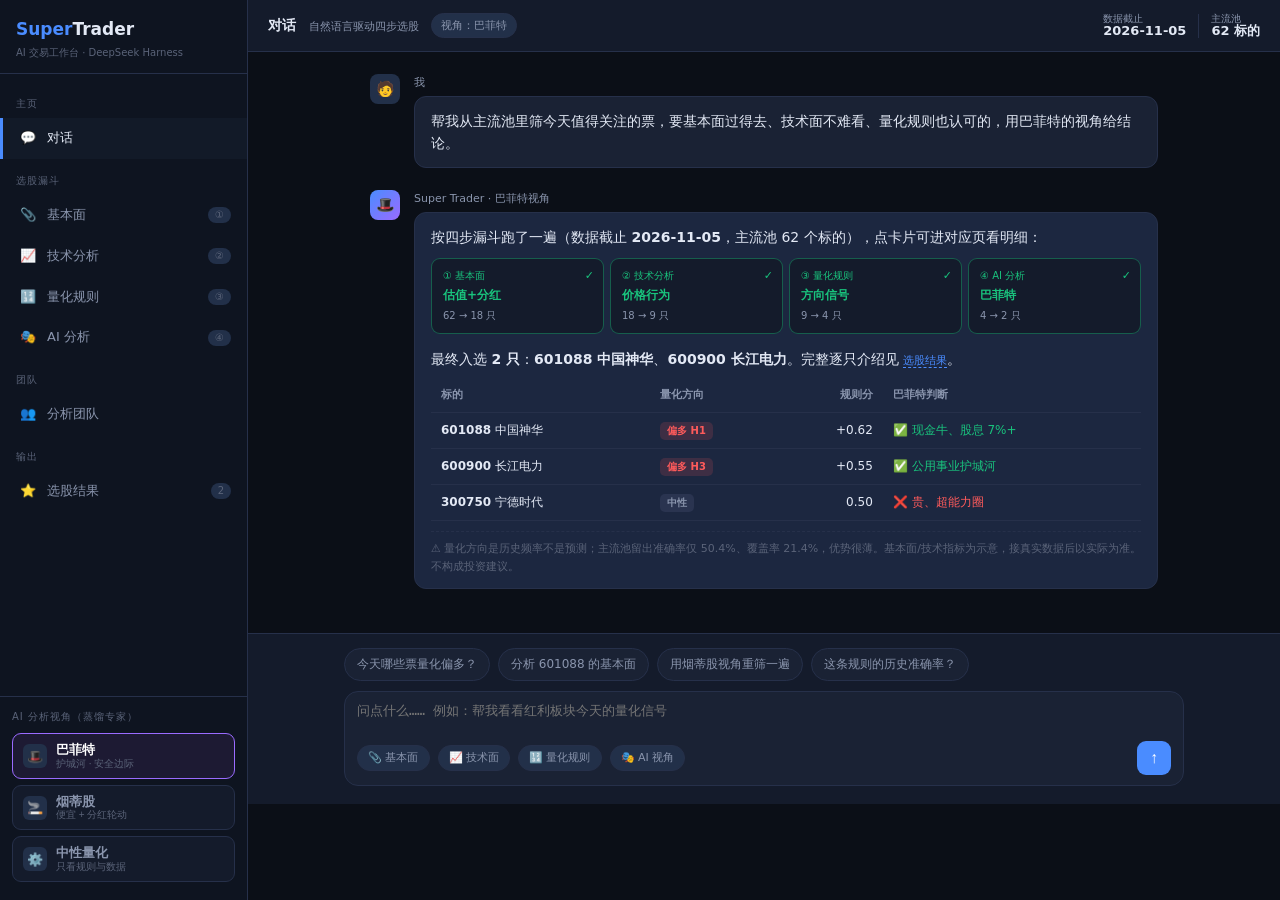
<file: reports/chat_main.original-20261107.html>
<!DOCTYPE html>
<html lang="zh-CN">
<head>
<meta charset="UTF-8" />
<meta name="viewport" content="width=device-width, initial-scale=1.0" />
<title>Super Trader · AI 交易工作台</title>
<style>
  :root{
    --bg:#0b0f17; --panel:#141b2b; --panel2:#1a2234; --side:#0e1420;
    --line:#26304a; --txt:#e3e9f5; --mut:#8a95ad; --dim:#5a6378;
    --up:#ff5b5b; --down:#19c37d; --warn:#ffb020; --acc:#4a8cff; --acc2:#9a6bff;
    --chip:#223049; --bubble:#1c2740;
  }
  *{box-sizing:border-box;margin:0;padding:0}
  body{background:var(--bg);color:var(--txt);
    font:14px/1.6 "Segoe UI","Microsoft YaHei",system-ui,sans-serif}
  a{color:var(--acc);text-decoration:none}
  ::-webkit-scrollbar{width:9px;height:9px}
  ::-webkit-scrollbar-thumb{background:#273149;border-radius:6px}

  .app{display:grid;grid-template-columns:248px 1fr;height:100vh}

  /* ============ LEFT NAV ============ */
  .left{background:var(--side);border-right:1px solid var(--line);display:flex;flex-direction:column;overflow:hidden}
  .brand{padding:16px 16px 12px;border-bottom:1px solid var(--line)}
  .brand .logo{font-weight:800;font-size:17px}
  .brand .logo b{color:var(--acc)}
  .brand .sub{font-size:10px;color:var(--dim);margin-top:2px}

  .navscroll{flex:1;overflow-y:auto;padding:8px 0}
  .lgrp{padding:14px 16px 6px;font-size:10px;letter-spacing:1px;color:var(--dim);text-transform:uppercase}
  .nav{display:flex;align-items:center;gap:10px;padding:10px 16px;cursor:pointer;color:var(--mut);
    border-left:3px solid transparent;font-size:13px}
  .nav:hover{background:#121a28;color:var(--txt)}
  .nav.active{background:#121a28;color:var(--txt);border-left-color:var(--acc)}
  .nav .ic{width:18px;text-align:center}
  .nav .step-n{font-size:10px;color:var(--dim);margin-left:auto;background:var(--chip);border-radius:10px;padding:0 7px}
  .nav.active .step-n{background:var(--acc);color:#fff}

  .persona{border-top:1px solid var(--line);padding:12px}
  .persona .lbl{font-size:10px;color:var(--dim);letter-spacing:1px;margin-bottom:8px}
  .pbtn{display:flex;align-items:center;gap:9px;width:100%;padding:8px 10px;border:1px solid var(--line);
    background:var(--panel);border-radius:9px;color:var(--mut);cursor:pointer;margin-bottom:6px;font-size:13px}
  .pbtn:hover{color:#fff}
  .pbtn.active{border-color:var(--acc2);color:#fff;background:#1d1a33}
  .pbtn .ava{width:24px;height:24px;border-radius:6px;display:grid;place-items:center;background:var(--chip);font-size:13px}
  .pbtn .meta{flex:1;text-align:left;line-height:1.2}
  .pbtn .meta b{font-size:13px} .pbtn .meta span{font-size:10px;color:var(--dim);display:block}

  /* ============ MAIN ============ */
  .main{display:flex;flex-direction:column;overflow:hidden}
  .top{height:52px;border-bottom:1px solid var(--line);display:flex;align-items:center;gap:12px;padding:0 20px;background:var(--panel)}
  .top .ctitle{font-weight:600}
  .top .ctitle small{color:var(--mut);font-weight:400;font-size:11px;margin-left:8px}
  .top .model{font-size:11px;color:var(--mut);background:var(--chip);border:1px solid var(--line);padding:3px 9px;border-radius:20px}
  .top .spacer{flex:1}
  .stat{display:flex;flex-direction:column;line-height:1.1}
  .stat .k{font-size:10px;color:var(--mut)} .stat .v{font-size:13px;font-weight:700}
  .sep{width:1px;height:24px;background:var(--line)}

  .viewport{flex:1;overflow-y:auto}
  .view{display:none}
  .view.active{display:block}
  .pagewrap{max-width:1000px;margin:0 auto;padding:22px 26px 48px}
  .lead{color:var(--mut);margin-bottom:16px;max-width:780px}
  h2.ph{font-size:18px;margin-bottom:4px}
  .flowbar{display:flex;gap:6px;margin-bottom:18px;flex-wrap:wrap}
  .fb{flex:1;min-width:92px;background:var(--panel);border:1px solid var(--line);border-radius:8px;padding:7px 9px;font-size:11px;color:var(--mut);cursor:pointer;text-align:center}
  .fb:hover{border-color:var(--acc)} .fb.on{border-color:var(--acc);color:#fff;background:#121a28}
  .fb b{display:block;color:var(--txt);font-size:12px}

  .card{background:var(--panel);border:1px solid var(--line);border-radius:12px;overflow:hidden;margin-bottom:16px}
  .card>h3{font-size:13px;padding:11px 14px;border-bottom:1px solid var(--line);display:flex;align-items:center;gap:8px;background:var(--panel2)}
  .card>h3 .tag{margin-left:auto;font-size:10px;color:var(--mut);font-weight:400}
  .card .body{padding:14px}
  .dot{width:8px;height:8px;border-radius:50%;background:var(--down);box-shadow:0 0 8px var(--down)}
  .dot.w{background:var(--warn);box-shadow:0 0 8px var(--warn)}
  .muted{color:var(--mut)} .small{font-size:11px}

  table{width:100%;border-collapse:collapse;font-size:12px}
  th,td{padding:8px 10px;border-bottom:1px solid var(--line);text-align:left}
  th{color:var(--mut);font-weight:600;font-size:11px}
  td.num,th.num{text-align:right;font-variant-numeric:tabular-nums}
  .pass{color:var(--down)} .fail{color:var(--up)} .warn{color:var(--warn)}
  .dir{display:inline-block;padding:1px 7px;border-radius:5px;font-size:10px;font-weight:700}
  .d-long{background:rgba(255,91,91,.15);color:var(--up)}
  .d-short{background:rgba(25,195,125,.15);color:var(--down)}
  .d-flat{background:#2a3450;color:var(--mut)}
  .yes{color:var(--down)} .no{color:var(--up)}

  .crit{display:flex;gap:10px;flex-wrap:wrap;margin-bottom:4px}
  .cpill{background:var(--chip);border:1px solid var(--line);border-radius:8px;padding:7px 11px;font-size:12px}
  .cpill b{color:var(--acc)}
  .src{font-size:10px;color:var(--dim);margin-top:10px}

  /* mini bars */
  .mb{height:7px;border-radius:5px;background:#222c42;overflow:hidden;margin-top:4px}
  .mb i{display:block;height:100%}

  /* ===== chat ===== */
  .stream{padding:22px 0}
  .turn{max-width:840px;margin:0 auto 22px;padding:0 26px;display:flex;gap:14px}
  .turn .ic{width:30px;height:30px;border-radius:8px;display:grid;place-items:center;flex-shrink:0;font-size:15px}
  .turn.user .ic{background:var(--chip)}
  .turn.ai .ic{background:linear-gradient(135deg,var(--acc),var(--acc2))}
  .turn .who{font-size:11px;color:var(--mut);margin-bottom:4px}
  .turn .content{flex:1}
  .bubble{background:var(--bubble);border:1px solid var(--line);border-radius:12px;padding:13px 16px}
  .turn.user .bubble{background:var(--panel2)}
  .bubble p{margin:0 0 8px} .bubble p:last-child{margin:0}
  .funnel{display:flex;gap:6px;margin:10px 0 14px;flex-wrap:wrap}
  .step{flex:1;min-width:118px;background:var(--panel);border:1px solid var(--line);border-radius:9px;padding:9px 11px;position:relative;cursor:pointer}
  .step:hover{border-color:var(--acc)}
  .step .n{font-size:10px;color:var(--acc)} .step .s{font-size:12px;font-weight:600;margin:2px 0}
  .step .r{font-size:10px;color:var(--mut)}
  .step.pass{border-color:rgba(25,195,125,.4)} .step.pass .n{color:var(--down)}
  .step .chk{position:absolute;right:9px;top:8px;color:var(--down);font-size:11px}
  .restable td b{font-weight:700}
  .cite{color:var(--acc);cursor:pointer;font-size:11px;border-bottom:1px dashed var(--acc)}
  .disc{font-size:11px;color:var(--dim);margin-top:10px;border-top:1px dashed var(--line);padding-top:8px}

  .composer{border-top:1px solid var(--line);padding:14px 26px 18px;background:var(--panel)}
  .chips{max-width:840px;margin:0 auto 10px;display:flex;gap:8px;flex-wrap:wrap}
  .chip{font-size:12px;color:var(--mut);background:var(--panel2);border:1px solid var(--line);border-radius:20px;padding:6px 12px;cursor:pointer}
  .chip:hover{color:#fff;border-color:var(--acc)}
  .cbox{max-width:840px;margin:0 auto;background:var(--panel2);border:1px solid var(--line);border-radius:14px;padding:10px 12px}
  .cbox textarea{width:100%;background:transparent;border:none;color:var(--txt);resize:none;font:14px/1.5 inherit;outline:none;min-height:24px}
  .cbox .toolbar{display:flex;align-items:center;gap:8px;margin-top:8px}
  .tool{font-size:11px;color:var(--mut);background:var(--chip);border:1px solid var(--line);border-radius:20px;padding:3px 10px;cursor:pointer}
  .tool:hover{color:#fff}
  .send{margin-left:auto;background:var(--acc);border:none;color:#fff;border-radius:9px;width:34px;height:34px;cursor:pointer;font-size:16px}

  /* ===== selected-stock detail cards ===== */
  .stock{background:var(--panel);border:1px solid var(--line);border-radius:12px;margin-bottom:16px;overflow:hidden}
  .stock .sh{display:flex;align-items:center;gap:12px;padding:14px;border-bottom:1px solid var(--line);background:var(--panel2)}
  .stock .sh .tk{font-size:18px;font-weight:800}
  .stock .sh .nm{color:var(--mut)}
  .stock .sh .rank{margin-left:auto;background:rgba(255,91,91,.15);color:var(--up);font-size:11px;font-weight:700;border-radius:8px;padding:4px 10px}
  .stock .grid4{display:grid;grid-template-columns:repeat(4,1fr);gap:0}
  .stock .cell{padding:13px 14px;border-right:1px solid var(--line);border-bottom:1px solid var(--line)}
  .stock .cell:nth-child(4n){border-right:none}
  .stock .cell .st-n{font-size:10px;color:var(--acc);margin-bottom:3px}
  .stock .cell .st-v{font-size:13px;font-weight:600}
  .stock .cell .st-d{font-size:11px;color:var(--mut);margin-top:3px}
  .stock .verdict{padding:13px 14px;font-size:13px}
  .stock .verdict b{color:var(--txt)}

  /* ===== scalable multi-expert layout (AI page) ===== */
  .v-yes{color:var(--up)} .v-no{color:var(--down)} .v-wait{color:var(--warn)}
  .legend{display:flex;gap:14px;flex-wrap:wrap;font-size:11px;color:var(--mut);margin-top:12px}
  .legend span b{color:var(--txt)}

  /* expert filter chips */
  .expfilter{display:flex;gap:8px;flex-wrap:wrap}
  .efchip{display:flex;align-items:center;gap:6px;font-size:12px;color:var(--mut);background:var(--panel2);
    border:1px solid var(--line);border-radius:20px;padding:5px 11px;cursor:pointer;user-select:none}
  .efchip:hover{color:#fff}
  .efchip.off{opacity:.4;text-decoration:line-through}
  .efchip.main{border-color:var(--acc2);color:#fff}
  .efchip .ava{font-size:13px}

  /* stock card with expert tiles */
  .scard{background:var(--panel);border:1px solid var(--line);border-radius:12px;margin-bottom:16px;overflow:hidden}
  .scard .sh{display:flex;align-items:center;gap:10px;padding:12px 14px;border-bottom:1px solid var(--line);background:var(--panel2)}
  .scard .sh .tk{font-size:16px;font-weight:800}
  .scard .sh .cat{color:var(--mut);font-size:12px}
  .scard .sh .cons{margin-left:auto;display:flex;align-items:center;gap:10px}
  .consbar{width:150px;height:9px;border-radius:6px;overflow:hidden;display:flex;background:#222c42}
  .consbar i{height:100%}
  .consbar .b-yes{background:var(--up)} .consbar .b-wait{background:var(--warn)} .consbar .b-no{background:var(--down)}
  .conslabel{font-size:11px;color:var(--mut);white-space:nowrap}
  .tiles{display:grid;grid-template-columns:repeat(auto-fill,minmax(230px,1fr));gap:1px;background:var(--line)}
  .tile{background:var(--panel);padding:11px 12px}
  .tile .th{display:flex;align-items:center;gap:7px;margin-bottom:6px}
  .tile .th .ava{width:22px;height:22px;border-radius:6px;display:grid;place-items:center;background:var(--chip);border:1px solid var(--line);font-size:12px}
  .tile .th b{font-size:12px;flex:1}
  .tile .vdot{font-size:10px;font-weight:700;border-radius:5px;padding:1px 7px}
  .tile .vdot.v-yes{background:rgba(255,91,91,.15)} .tile .vdot.v-no{background:rgba(25,195,125,.15)} .tile .vdot.v-wait{background:rgba(255,176,32,.15)}
  .tile .vwhy{font-size:11px;color:var(--mut);line-height:1.5}
  .tile.main{box-shadow:inset 0 0 0 1px var(--acc2)}
  .tile.hide{display:none}

  /* ===== 分析团队 page ===== */
  #teamcards{display:grid;grid-template-columns:repeat(auto-fill,minmax(330px,1fr));gap:14px}
  .tcard{background:var(--panel);border:1px solid var(--line);border-radius:12px;overflow:hidden;display:flex;flex-direction:column}
  .tcard.off{opacity:.55}
  .tcard .th{display:flex;align-items:center;gap:11px;padding:13px 14px;border-bottom:1px solid var(--line);background:var(--panel2)}
  .tcard .th .ava{width:38px;height:38px;border-radius:9px;display:grid;place-items:center;background:var(--chip);border:1px solid var(--line);font-size:19px}
  .tcard .th .nm{font-size:15px;font-weight:700}
  .tcard .th .tg{font-size:11px;color:var(--dim)}
  .tcard .th .mainbadge{font-size:9px;font-weight:700;color:#fff;background:var(--acc2);border-radius:10px;padding:1px 7px;margin-left:6px}
  /* toggle switch */
  .sw{margin-left:auto;width:40px;height:22px;border-radius:12px;background:#2a3450;position:relative;cursor:pointer;flex-shrink:0;transition:background .15s}
  .sw::after{content:'';position:absolute;top:2px;left:2px;width:18px;height:18px;border-radius:50%;background:#8a95ad;transition:all .15s}
  .sw.on{background:rgba(25,195,125,.5)} .sw.on::after{left:20px;background:var(--down)}
  .tcard .tb{padding:13px 14px;flex:1}
  .tcard .desc{font-size:12px;color:var(--mut);line-height:1.6;margin-bottom:11px}
  .tcard .sec-t{font-size:10px;color:var(--acc);letter-spacing:.5px;margin:0 0 5px}
  .tcard .basis{list-style:none;margin:0 0 11px;padding:0}
  .tcard .basis li{font-size:12px;padding:3px 0 3px 2px;border-bottom:1px dashed var(--line)}
  .tcard .basis li:last-child{border:none}
  .tcard .flaw{font-size:11px;color:var(--warn);background:rgba(255,176,32,.08);border:1px solid rgba(255,176,32,.25);border-radius:7px;padding:8px 10px;line-height:1.5}
  .tcard .src{font-size:10px;color:var(--dim);padding:9px 14px;border-top:1px solid var(--line)}
</style>
</head>
<body>
<div class="app" id="app">

  <!-- ===== LEFT NAV ===== -->
  <aside class="left">
    <div class="brand">
      <div class="logo"><b>Super</b>Trader</div>
      <div class="sub">AI 交易工作台 · DeepSeek Harness</div>
    </div>
    <div class="navscroll">
      <div class="lgrp">主页</div>
      <div class="nav active" data-v="chat" data-t="对话" data-s="自然语言驱动四步选股"><span class="ic">💬</span>对话</div>

      <div class="lgrp">选股漏斗</div>
      <div class="nav" data-v="fund" data-t="基本面" data-s="估值 + 分红 + 盈利质量"><span class="ic">📎</span>基本面<span class="step-n">①</span></div>
      <div class="nav" data-v="tech" data-t="技术分析" data-s="价格行为 · Al Brooks 逐棒读图"><span class="ic">📈</span>技术分析<span class="step-n">②</span></div>
      <div class="nav" data-v="quant" data-t="量化规则" data-s="super_trader 方向信号"><span class="ic">🔢</span>量化规则<span class="step-n">③</span></div>
      <div class="nav" data-v="ai" data-t="AI 分析" data-s="蒸馏专家视角研判"><span class="ic">🎭</span>AI 分析<span class="step-n">④</span></div>

      <div class="lgrp">团队</div>
      <div class="nav" data-v="team" data-t="分析团队" data-s="蒸馏专家的设置与介绍"><span class="ic">👥</span>分析团队</div>

      <div class="lgrp">输出</div>
      <div class="nav" data-v="picks" data-t="选股结果" data-s="四步漏斗幸存标的"><span class="ic">⭐</span>选股结果<span class="step-n">2</span></div>
    </div>

    <div class="persona">
      <div class="lbl">AI 分析视角（蒸馏专家）</div>
      <button class="pbtn active" data-p="buffett"><span class="ava">🎩</span><span class="meta"><b>巴菲特</b><span>护城河 · 安全边际</span></span></button>
      <button class="pbtn" data-p="cigar"><span class="ava">🚬</span><span class="meta"><b>烟蒂股</b><span>便宜 + 分红轮动</span></span></button>
      <button class="pbtn" data-p="neutral"><span class="ava">⚙️</span><span class="meta"><b>中性量化</b><span>只看规则与数据</span></span></button>
    </div>
  </aside>

  <!-- ===== MAIN ===== -->
  <section class="main">
    <div class="top">
      <span class="ctitle" id="vtitle">对话 <small id="vsub">自然语言驱动四步选股</small></span>
      <span class="model" id="modelchip">视角：巴菲特</span>
      <span class="spacer"></span>
      <div class="stat"><span class="k">数据截止</span><span class="v">2026-11-05</span></div>
      <div class="sep"></div>
      <div class="stat"><span class="k">主流池</span><span class="v">62 标的</span></div>
    </div>

    <div class="viewport" id="viewport">

      <!-- ===== CHAT (home) ===== -->
      <section class="view active" id="v-chat">
        <div class="stream">
          <div class="turn user">
            <div class="ic">🧑</div>
            <div class="content">
              <div class="who">我</div>
              <div class="bubble"><p>帮我从主流池里筛今天值得关注的票，要基本面过得去、技术面不难看、量化规则也认可的，用巴菲特的视角给结论。</p></div>
            </div>
          </div>
          <div class="turn ai">
            <div class="ic" id="aiic">🎩</div>
            <div class="content">
              <div class="who" id="aiwho">Super Trader · 巴菲特视角</div>
              <div class="bubble">
                <p>按四步漏斗跑了一遍（数据截止 <b>2026-11-05</b>，主流池 62 个标的），点卡片可进对应页看明细：</p>
                <div class="funnel">
                  <div class="step pass" onclick="go('fund')"><span class="chk">✓</span><div class="n">① 基本面</div><div class="s">估值+分红</div><div class="r">62 → 18 只</div></div>
                  <div class="step pass" onclick="go('tech')"><span class="chk">✓</span><div class="n">② 技术分析</div><div class="s">价格行为</div><div class="r">18 → 9 只</div></div>
                  <div class="step pass" onclick="go('quant')"><span class="chk">✓</span><div class="n">③ 量化规则</div><div class="s">方向信号</div><div class="r">9 → 4 只</div></div>
                  <div class="step pass" onclick="go('ai')"><span class="chk">✓</span><div class="n">④ AI 分析</div><div class="s">巴菲特</div><div class="r">4 → 2 只</div></div>
                </div>
                <p>最终入选 <b>2 只</b>：<b>601088 中国神华</b>、<b>600900 长江电力</b>。完整逐只介绍见 <span class="cite" onclick="go('picks')">选股结果</span>。</p>
                <table class="restable">
                  <tr><th>标的</th><th>量化方向</th><th class="num">规则分</th><th>巴菲特判断</th></tr>
                  <tr><td><b>601088</b> 中国神华</td><td><span class="dir d-long">偏多 H1</span></td><td class="num">+0.62</td><td class="yes">✅ 现金牛、股息 7%+</td></tr>
                  <tr><td><b>600900</b> 长江电力</td><td><span class="dir d-long">偏多 H3</span></td><td class="num">+0.55</td><td class="yes">✅ 公用事业护城河</td></tr>
                  <tr><td><b>300750</b> 宁德时代</td><td><span class="dir d-flat">中性</span></td><td class="num">0.50</td><td class="no">❌ 贵、超能力圈</td></tr>
                </table>
                <div class="disc">⚠️ 量化方向是历史频率不是预测；主流池留出准确率仅 50.4%、覆盖率 21.4%，优势很薄。基本面/技术指标为示意，接真实数据后以实际为准。不构成投资建议。</div>
              </div>
            </div>
          </div>
        </div>
        <div class="composer">
          <div class="chips">
            <span class="chip" onclick="fill(this)">今天哪些票量化偏多？</span>
            <span class="chip" onclick="fill(this)">分析 601088 的基本面</span>
            <span class="chip" onclick="fill(this)">用烟蒂股视角重筛一遍</span>
            <span class="chip" onclick="fill(this)">这条规则的历史准确率？</span>
          </div>
          <div class="cbox">
            <textarea id="ta" placeholder="问点什么…… 例如：帮我看看红利板块今天的量化信号" rows="1"></textarea>
            <div class="toolbar">
              <span class="tool" onclick="go('fund')">📎 基本面</span>
              <span class="tool" onclick="go('tech')">📈 技术面</span>
              <span class="tool" onclick="go('quant')">🔢 量化规则</span>
              <span class="tool" onclick="go('ai')">🎭 AI 视角</span>
              <button class="send">↑</button>
            </div>
          </div>
        </div>
      </section>

      <!-- ===== ① 基本面 ===== -->
      <section class="view" id="v-fund">
        <div class="pagewrap">
          <h2 class="ph">① 基本面筛选 <span class="small muted">估值 + 分红 + 盈利质量</span></h2>
          <p class="lead">漏斗第一步：先剔除贵的、不分红的、盈利质量差的。门槛可配置，下表为主流池逐只结果（示意，待接入财务数据源 L0 P1）。</p>
          <div class="flowbar">
            <div class="fb on">① 基本面<b>62 → 18</b></div>
            <div class="fb" onclick="go('tech')">② 技术<b>18 → 9</b></div>
            <div class="fb" onclick="go('quant')">③ 量化<b>9 → 4</b></div>
            <div class="fb" onclick="go('ai')">④ AI<b>4 → 2</b></div>
            <div class="fb" onclick="go('picks')">结果<b>2 只</b></div>
          </div>
          <div class="card"><div class="body">
            <div class="crit">
              <span class="cpill">股息率 <b>≥ 3%</b></span>
              <span class="cpill">PE <b>≤ 20</b></span>
              <span class="cpill">PB <b>≤ 3</b></span>
              <span class="cpill">ROE <b>≥ 8%</b></span>
              <span class="cpill">连续分红 <b>≥ 3 年</b></span>
            </div>
            <div class="src">阈值可在配置中调整；巴菲特视角会额外看自由现金流与护城河。</div>
          </div></div>
          <div class="card">
            <h3><span class="dot"></span>逐只结果 <span class="tag">通过 18 / 62</span></h3>
            <div class="body"><table>
              <tr><th>标的</th><th class="num">股息率</th><th class="num">PE</th><th class="num">PB</th><th class="num">ROE</th><th>结论</th></tr>
              <tr><td><b>601088</b> 中国神华</td><td class="num pass">7.2%</td><td class="num">9.1</td><td class="num">1.3</td><td class="num">14.8%</td><td class="pass">✅ 通过</td></tr>
              <tr><td><b>600900</b> 长江电力</td><td class="num pass">3.6%</td><td class="num">18.2</td><td class="num">2.8</td><td class="num">12.1%</td><td class="pass">✅ 通过</td></tr>
              <tr><td><b>000858</b> 五粮液</td><td class="num">2.1%</td><td class="num">17.5</td><td class="num">4.6</td><td class="num">24.0%</td><td class="warn">⚠ PB 超标</td></tr>
              <tr><td><b>300750</b> 宁德时代</td><td class="num no">0.4%</td><td class="num no">31.0</td><td class="num">4.9</td><td class="num">20.3%</td><td class="fail">❌ 估值贵</td></tr>
            </table>
            <div class="src">财务字段为占位示意；接入后对应 L0「财务估值」维度组。</div>
            </div>
          </div>
        </div>
      </section>

      <!-- ===== ② 技术分析 ===== -->
      <section class="view" id="v-tech">
        <div class="pagewrap">
          <h2 class="ph">② 技术分析 · 价格行为 <span class="small muted">Al Brooks 逐棒读图</span></h2>
          <p class="lead">不看指标，看<b>价格本身</b>。按 Al Brooks 价格行为框架读图：先判趋势 / 区间，标出最近 swing 高低点，再看是否出现<b>突破顺势</b>信号——收盘突破前 20 根极值、顺势入场、结构止损、2:1 目标。对基本面通过的 18 只逐只读一遍。</p>
          <div class="flowbar">
            <div class="fb" onclick="go('fund')">① 基本面<b>62 → 18</b></div>
            <div class="fb on">② 技术<b>18 → 9</b></div>
            <div class="fb" onclick="go('quant')">③ 量化<b>9 → 4</b></div>
            <div class="fb" onclick="go('ai')">④ AI<b>4 → 2</b></div>
            <div class="fb" onclick="go('picks')">结果<b>2 只</b></div>
          </div>

          <div class="card">
            <h3><span class="dot"></span>主信号 · Brooks 突破顺势 <span class="tag">唯一经验证存活的规则</span></h3>
            <div class="body">
              <div class="crit">
                <span class="cpill">突破窗口 N <b>= 20</b></span>
                <span class="cpill">入场 <b>次根开盘</b></span>
                <span class="cpill">止损 <b>swing 外侧 0.1 ATR</b></span>
                <span class="cpill">最小风险 <b>0.5 ATR</b></span>
                <span class="cpill">目标 <b>2 : 1</b></span>
              </div>
              <p class="small muted" style="margin-top:10px;line-height:1.9">
                收盘价上破前 20 根最高收盘 → 做多；下破前 20 根最低收盘 → 做空。止损放最近已确认
                swing 的外侧，目标为风险的 2 倍。这不是「涨了就追」——同数据上简单动量 edge≈0，
                而突破顺势有 +0.1~0.2R 的微弱正期望，说明「突破前 N 根极值」这个结构带了信息。
              </p>
              <div class="src">来源：D:\价格行为学习资料\有效规则\规则_Brooks突破顺势.md（三组对比验证）</div>
            </div>
          </div>

          <div class="card">
            <h3><span class="dot"></span>逐只价格行为读图 <span class="tag">通过 9 / 18</span></h3>
            <div class="body"><table>
              <tr><th>标的</th><th>市场结构</th><th>最近 swing</th><th>突破信号(N=20)</th><th class="num">风险/目标</th><th>结论</th></tr>
              <tr>
                <td><b>601088</b> 中国神华</td>
                <td class="pass">上升趋势</td>
                <td class="small muted">HL 回踩后抬高</td>
                <td class="pass">收盘上破 20 根高</td>
                <td class="num">1.5ATR / 2:1</td>
                <td class="pass">✅ 顺势做多</td>
              </tr>
              <tr>
                <td><b>600900</b> 长江电力</td>
                <td class="pass">上升趋势(缓)</td>
                <td class="small muted">窄幅 swing 抬高</td>
                <td class="pass">收盘上破 20 根高</td>
                <td class="num">1.2ATR / 2:1</td>
                <td class="pass">✅ 顺势做多</td>
              </tr>
              <tr>
                <td><b>000858</b> 五粮液</td>
                <td class="warn">交易区间</td>
                <td class="small muted">在区间上沿震荡</td>
                <td class="warn">贴近但未破</td>
                <td class="num">— / —</td>
                <td class="warn">⚠ 等突破确认</td>
              </tr>
              <tr>
                <td><b>300750</b> 宁德时代</td>
                <td class="no">趋势转弱 / 顶背离</td>
                <td class="small muted">swing 高点走低(LH)</td>
                <td class="no">无突破 · 风险&lt;0.5ATR</td>
                <td class="num muted">跳过</td>
                <td class="fail">❌ 结构转弱</td>
              </tr>
            </table>
            <div class="src">结构 / swing / 突破判定依据 Al Brooks 价格行为；K 线取自 super_trader 缓存数据。swing 检测须用修复版（避免用未来 bar，见踩坑清单 #1）。</div>
            </div>
          </div>

          <div class="card">
            <h3><span class="dot w"></span>诚实声明 <span class="tag">先证伪再相信</span></h3>
            <div class="body small muted" style="line-height:1.95">
              Brooks 突破顺势状态为「<b class="warn">可能有效，未达实盘门槛</b>」：三组对比验证（A 规则 / B 全随机 / C 位置匹配）里，
              XAUUSD H4、USDJPY H4、US500 D1 显示微弱正期望，但——
              <ul style="margin:6px 0 0 18px">
                <li>参数稳健性仅 <b>2/5</b>（只有 N=20、25 有效，参数悬崖，过拟合嫌疑）</li>
                <li>跨品种存活率 <b>3/9</b>（更像「金价/日元这几年强势」的特定历史）</li>
                <li>效应量 +0.2R 很薄，扣点差滑点后可交易空间窄</li>
              </ul>
              A 股日线能否复现尚需用同一套三组对比框架重测。<b>此页为价格行为读图的结构示意，不构成买卖信号。</b>
            </div>
          </div>
        </div>
      </section>

      <!-- ===== ③ 量化规则 ===== -->
      <section class="view" id="v-quant">
        <div class="pagewrap">
          <h2 class="ph">③ 量化规则 <span class="small muted">super_trader 方向信号（已产出）</span></h2>
          <p class="lead">核心环节，数据来自你已有的 super_trader：每个标的×持有期一个方向（偏多/偏空/中性）+ 规则投票分 + 该标的留出段准确率。只保留方向明确且规则可靠的。</p>
          <div class="flowbar">
            <div class="fb" onclick="go('fund')">① 基本面<b>62 → 18</b></div>
            <div class="fb" onclick="go('tech')">② 技术<b>18 → 9</b></div>
            <div class="fb on">③ 量化<b>9 → 4</b></div>
            <div class="fb" onclick="go('ai')">④ AI<b>4 → 2</b></div>
            <div class="fb" onclick="go('picks')">结果<b>2 只</b></div>
          </div>
          <div class="card"><div class="body">
            <div class="crit">
              <span class="cpill">方向 <b>≠ 中性</b></span>
              <span class="cpill">该标的 test 准确率 <b>≥ 53%</b></span>
              <span class="cpill">集成 k <b>1–10</b></span>
              <span class="cpill">阈值 <b>0.50–0.90</b></span>
            </div>
            <div class="src">池级口径：留出准确率 50.38% · 覆盖率 21.44% · 62 标的 / 310 模型 · method accuracy_abstention_v1</div>
          </div></div>
          <div class="card">
            <h3><span class="dot"></span>今日方向信号 <span class="tag">today_signals.json</span></h3>
            <div class="body"><table>
              <tr><th>标的</th><th>方向 / 持有期</th><th class="num">score</th><th class="num">k/阈值</th><th class="num">test准确率</th><th>命中规则</th></tr>
              <tr><td><b>601088</b> 中国神华</td><td><span class="dir d-long">偏多 H1</span></td><td class="num">0.62</td><td class="num">3 / 0.55</td><td class="num pass">54.1%</td><td class="small muted">friday_trend · vol_price_confirm · narrow_range_break</td></tr>
              <tr><td><b>600900</b> 长江电力</td><td><span class="dir d-long">偏多 H3</span></td><td class="num">0.55</td><td class="num">3 / 0.55</td><td class="num pass">53.4%</td><td class="small muted">rsi2_revert · pullback_ma20 · vol_price_confirm</td></tr>
              <tr><td><b>399001</b> 深证成指</td><td><span class="dir d-short">偏空 H1</span></td><td class="num">0.60</td><td class="num">3 / 0.55</td><td class="num">52.0%</td><td class="small muted">（指数，不进选股）</td></tr>
              <tr><td><b>300750</b> 宁德时代</td><td><span class="dir d-flat">中性</span></td><td class="num">0.50</td><td class="num">— / —</td><td class="num muted">—</td><td class="small muted">无足够投票</td></tr>
            </table>
            <div class="src">字段对应 today_signals.json 的 latest.direction(+1/0/-1)、latest.score；规则/k/阈值/准确率来自 accuracy.json 的 model 与 test 段。</div>
            </div>
          </div>
        </div>
      </section>

      <!-- ===== ④ AI 分析 ===== -->
      <section class="view" id="v-ai">
        <div class="pagewrap">
          <h2 class="ph">④ AI 分析 · 全专家研判 <span class="small muted">所有蒸馏专家并排对比</span></h2>
          <p class="lead">对量化通过的 4 只，<b>把所有蒸馏专家的研判同时列出</b>——专家团队 &gt; 全能选手，交叉比对才看得出分歧与共识。左下角选中的视角会高亮，但这里不隐藏其他专家。结论是可证伪的「判断依据」，不是角色扮演。</p>
          <div class="flowbar">
            <div class="fb" onclick="go('fund')">① 基本面<b>62 → 18</b></div>
            <div class="fb" onclick="go('tech')">② 技术<b>18 → 9</b></div>
            <div class="fb" onclick="go('quant')">③ 量化<b>9 → 4</b></div>
            <div class="fb on">④ AI<b>4 → 2</b></div>
            <div class="fb" onclick="go('picks')">结果<b>2 只</b></div>
          </div>
          <div class="card">
            <h3><span class="dot"></span>专家筛选 <span class="tag" id="exp-count">共 7 位专家</span></h3>
            <div class="body">
              <div class="expfilter" id="expfilter"></div>
              <div class="legend">
                <span><b class="yes">✅</b> 看多/入选</span>
                <span><b class="warn">⏸</b> 观望</span>
                <span><b class="no">❌</b> 回避</span>
                <span>· 主视角高亮：<b id="active-exp-name">巴菲特</b>（左下角切换）</span>
              </div>
            </div>
          </div>

          <!-- 每只标的一张卡，专家研判在卡内自动换行，专家再多也不溢出 -->
          <div id="stockcards"></div>

          <div class="card"><div class="body small muted" style="line-height:1.9">
            <b style="color:var(--txt)">布局说明：</b>以<b>标的</b>为卡片，专家研判在卡内自适应换行——专家从 3 个加到 20 个也不会撑破版面。
            顶部可勾选只看关注的专家。共识条按「看多 / 观望 / 回避」的票数比例着色。
            <b style="color:var(--txt)">数据：</b>专家与研判由下方 JS 数据模型驱动，接入真实蒸馏专家输出时只需替换 <code>EXPERTS</code> 与 <code>VERDICTS</code>。
          </div></div>
        </div>
      </section>

      <!-- ===== 分析团队 ===== -->
      <section class="view" id="v-team">
        <div class="pagewrap">
          <h2 class="ph">👥 分析团队 <span class="small muted">蒸馏专家的设置与介绍</span></h2>
          <p class="lead">每个专家是一个蒸馏出的「判断函数」——描述的是<b>决策依据</b>而非角色扮演（要「是」，不要「像」）。在这里启用/停用专家、查看其理念、判断依据、已知缺陷与蒸馏来源。启用的专家会出现在「AI 分析」页参与研判。</p>
          <div class="card"><div class="body" style="display:flex;gap:18px;flex-wrap:wrap">
            <div class="stat"><span class="k">团队规模</span><span class="v" id="team-total">7 位</span></div>
            <div class="sep"></div>
            <div class="stat"><span class="k">已启用</span><span class="v" id="team-on" style="color:var(--down)">7 位</span></div>
            <div class="sep"></div>
            <div class="stat"><span class="k">当前主视角</span><span class="v" id="team-main" style="color:var(--acc)">巴菲特</span></div>
            <div style="margin-left:auto;align-self:center" class="small muted">＋ 新增专家：在数据模型 <code>EXPERTS</code> 增加一项即可（接蒸馏产出后自动出现）</div>
          </div></div>
          <div id="teamcards"></div>
        </div>
      </section>

      <!-- ===== 选股结果 ===== -->
      <section class="view" id="v-picks">
        <div class="pagewrap">
          <h2 class="ph">⭐ 选股结果 <span class="small muted">四步漏斗幸存标的 · 逐只介绍</span></h2>
          <p class="lead">同时通过基本面 + 技术分析 + 量化规则 + AI 分析的标的。每只汇总四步证据，点右上角数字可追溯到对应环节。</p>

          <div class="stock">
            <div class="sh"><span class="tk">601088</span><span class="nm">中国神华 · 能源 / 煤炭</span><span class="rank">漏斗第 1</span></div>
            <div class="grid4">
              <div class="cell"><div class="st-n">① 基本面</div><div class="st-v pass">股息 7.2%</div><div class="st-d">PE 9.1 · PB 1.3 · ROE 14.8%</div></div>
              <div class="cell"><div class="st-n">② 价格行为</div><div class="st-v pass">上升趋势</div><div class="st-d">上破20根高 · 结构止损 2:1</div></div>
              <div class="cell"><div class="st-n">③ 量化</div><div class="st-v"><span class="dir d-long">偏多 H1</span></div><div class="st-d">score 0.62 · test 54.1%</div></div>
              <div class="cell"><div class="st-n">④ AI(巴菲特)</div><div class="st-v yes">入选</div><div class="st-d">现金牛 + 安全边际</div></div>
            </div>
            <div class="verdict"><b>综合：</b>四步全过，首选。便宜、分红实打实、量化 H1 偏多且该规则留出段站得住。风险：煤价周期下行、量化优势薄。</div>
          </div>

          <div class="stock">
            <div class="sh"><span class="tk">600900</span><span class="nm">长江电力 · 公用事业 / 水电</span><span class="rank">漏斗第 2</span></div>
            <div class="grid4">
              <div class="cell"><div class="st-n">① 基本面</div><div class="st-v pass">股息 3.6%</div><div class="st-d">PE 18.2 · PB 2.8 · ROE 12.1%</div></div>
              <div class="cell"><div class="st-n">② 价格行为</div><div class="st-v pass">上升趋势(缓)</div><div class="st-d">上破20根高 · 结构止损 2:1</div></div>
              <div class="cell"><div class="st-n">③ 量化</div><div class="st-v"><span class="dir d-long">偏多 H3</span></div><div class="st-d">score 0.55 · test 53.4%</div></div>
              <div class="cell"><div class="st-n">④ AI(巴菲特)</div><div class="st-v yes">入选</div><div class="st-d">护城河深 · 类债</div></div>
            </div>
            <div class="verdict"><b>综合：</b>作为防御补充。确定性高、现金流稳，适合低仓长持。风险：估值已不算便宜，向上弹性有限。</div>
          </div>

          <div class="card"><div class="body small muted">
            落选记录：五粮液（基本面 PB 超标 / AI 缺安全边际）、宁德时代（价格行为结构转弱·顶背离 + 超能力圈）、深证成指（指数不进选股）。换「烟蒂股」视角可能得到不同结果——切换左下角视角重跑。
          </div></div>
        </div>
      </section>

    </div>
  </section>
</div>

<script>
  var navs = document.querySelectorAll('.nav');
  var views = document.querySelectorAll('.view');
  var vtitle = document.getElementById('vtitle');
  var vsub = document.getElementById('vsub');
  function go(v){
    navs.forEach(function(x){x.classList.toggle('active', x.dataset.v===v)});
    views.forEach(function(x){x.classList.remove('active')});
    var sec = document.getElementById('v-' + v);
    if(sec) sec.classList.add('active');
    var n = document.querySelector('.nav[data-v="'+v+'"]');
    if(n){ vtitle.firstChild.textContent = n.dataset.t + ' '; vsub.textContent = n.dataset.s; }
    document.getElementById('viewport').scrollTop = 0;
  }
  navs.forEach(function(n){ n.addEventListener('click', function(){ go(n.dataset.v); }); });

  // ===== 蒸馏专家数据模型（加专家只需往这里加一项；接真实输出时替换本块）=====
  var pmap={buffett:'巴菲特',cigar:'烟蒂股',neutral:'中性量化'};
  var pico={buffett:'🎩',cigar:'🚬',neutral:'⚙️'};
  // 全部专家（id 唯一；前三个对应左下角可切换的主视角，其余为只读研判专家，随时可扩到 20+）
  var EXPERTS=[
    {id:'buffett', name:'巴菲特', icon:'🎩', tag:'护城河·安全边际', enabled:true,
      desc:'长期价值投资，买「以合理价格买优秀公司」。只在能力圈内、有宽护城河、留足安全边际时出手。',
      basis:['①生意有没有持久护城河','②当前价格是否留有安全边际','③是否在自己能力圈内'],
      flaw:'低换手、错过题材与高成长；熊市抗跌、牛市跑输赛道股。', source:'蒸馏自公开致股东信与投资案例'},
    {id:'cigar', name:'烟蒂股', icon:'🚬', tag:'便宜·分红轮动', enabled:true,
      desc:'格雷厄姆「捡烟蒂」的 A 股适配版：只买便宜到不像话、但仍真金白银分红的公司，靠股息 + 估值回归赚钱，按股息率每日轮动。',
      basis:['①便宜（低 PB / 高股息）','②仍在持续分红','③没人爱（被嫌弃但没基本面崩坏）'],
      flaw:'牛市必然跑输——买的是「便宜」不是「成长」。', source:'蒸馏自雪球「烟蒂派」实战思路'},
    {id:'neutral', name:'中性量化', icon:'⚙️', tag:'只看规则与数据', enabled:true,
      desc:'不带任何风格偏好，只采信 super_trader 量化规则的方向信号与留出段准确率，方向不明确或准确率不达标就不表态。',
      basis:['①方向≠中性','②该标的 test 准确率达标','③规则投票分足够'],
      flaw:'纯历史频率，优势很薄（池级约 50.4%）；无基本面/事件判断。', source:'super_trader accuracy 输出'},
    {id:'board', name:'低位首板', icon:'🎯', tag:'位置·板块·分时', enabled:true,
      desc:'打板派。只打低位首板，综合位置、板块、大盘、形态、分时多条件，用苛刻条件换打板质量（最严档约月均 3 次）。',
      basis:['①低位（不追高位板）','②板块与大盘环境配合','③分时承接健康'],
      flaw:'情绪退潮期回撤大；A 股量化占比上升后生存空间被压缩。', source:'蒸馏自低位首板盯盘策略（三档严苛度）'},
    {id:'growth', name:'成长派', icon:'🚀', tag:'景气·业绩加速', enabled:true,
      desc:'产业趋势 + 业绩加速。买景气向上、业绩拐点或加速的成长股，容忍较高估值换取弹性。',
      basis:['①行业景气向上','②业绩同比/环比加速','③估值与成长匹配(PEG)'],
      flaw:'景气反转时杀估值 + 杀业绩双杀；对拐点判断依赖强。', source:'蒸馏自成长股投资框架'},
    {id:'pa', name:'价格行为', icon:'📈', tag:'Brooks 突破顺势', enabled:true,
      desc:'Al Brooks 价格行为逐棒读图，只看价格本身。核心信号为突破顺势：收盘破前 20 根极值顺势入场，结构止损，2:1 目标。',
      basis:['①趋势/区间结构判定','②收盘突破前 N 根极值','③结构止损且风险≥0.5ATR'],
      flaw:'经验证「可能有效、未达实盘门槛」：参数稳健性 2/5、跨品种存活 3/9、效应量薄。', source:'价格行为学习资料·三组对比验证'},
    {id:'hotmoney', name:'游资复盘', icon:'🔥', tag:'题材·情绪·接力', enabled:true,
      desc:'抓题材主线与市场情绪，复盘游资席位/龙虎榜与发言，做盘前预案与接力判断。',
      basis:['①题材级别与持续性','②市场情绪温度与连板高度','③资金与席位动向'],
      flaw:'依赖舆情/龙虎榜数据质量；情绪拐点难把握，易被量化反向收割。', source:'蒸馏自淘股吧游资复盘数据管道'}
  ];
  // 候选标的 + 各专家研判：v = yes/wait/no，why = 一句理由
  var STOCKS=[
    {code:'601088', name:'中国神华', cat:'能源/煤炭', dir:'偏多 H1', dcls:'d-long', v:{
      buffett:{v:'yes',why:'煤电一体现金牛，股息 7%+ 提供安全边际'},
      cigar:{v:'yes',why:'股息率居首、PB 1.3 够便宜，典型烟蒂'},
      neutral:{v:'yes',why:'方向偏多且 test 54.1%，规则认可'},
      board:{v:'wait',why:'非首板标的，不在打板射程'},
      growth:{v:'no',why:'低增长价值股，非成长对象'},
      pa:{v:'yes',why:'上升趋势，收盘上破 20 根高'},
      hotmoney:{v:'wait',why:'红利防御，非当下题材主线'}
    }},
    {code:'600900', name:'长江电力', cat:'公用/水电', dir:'偏多 H3', dcls:'d-long', v:{
      buffett:{v:'yes',why:'水电护城河深、现金流稳定，类债属性'},
      cigar:{v:'wait',why:'股息 3.6%、PB 2.8 不够便宜，非极致烟蒂'},
      neutral:{v:'yes',why:'方向偏多且 test 53.4%，规则认可'},
      board:{v:'no',why:'低波慢牛，与打板无关'},
      growth:{v:'no',why:'无成长弹性'},
      pa:{v:'yes',why:'缓升趋势，上破 20 根高'},
      hotmoney:{v:'wait',why:'防御品种，情绪面无亮点'}
    }},
    {code:'000858', name:'五粮液', cat:'消费/白酒', dir:'中性', dcls:'d-flat', v:{
      buffett:{v:'wait',why:'品牌护城河在，但估值不够便宜，缺安全边际'},
      cigar:{v:'no',why:'PB 4.6 太贵、股息 2.1% 偏低，不符烟蒂'},
      neutral:{v:'no',why:'量化中性、无足够投票，不进场'},
      board:{v:'no',why:'无首板形态'},
      growth:{v:'wait',why:'高端白酒增速放缓，观察'},
      pa:{v:'wait',why:'交易区间，贴上沿未破'},
      hotmoney:{v:'no',why:'非活跃题材'}
    }},
    {code:'300750', name:'宁德时代', cat:'电新/电池', dir:'中性', dcls:'d-flat', v:{
      buffett:{v:'no',why:'技术变化快、周期性强，超出能力圈'},
      cigar:{v:'no',why:'PE 31、几乎不分红，成长股非烟蒂'},
      neutral:{v:'no',why:'量化中性、价格行为转弱，不进场'},
      board:{v:'no',why:'高位，不打'},
      growth:{v:'wait',why:'赛道龙头但估值已透支，观察'},
      pa:{v:'no',why:'顶背离、swing 高点走低'},
      hotmoney:{v:'no',why:'杀估值退潮，不接'}
    }}
  ];

  var VLABEL={yes:'✅ 看多',wait:'⏸ 观望',no:'❌ 回避'};
  var mainExpert='buffett';
  var hidden={}; // 被筛掉的专家 id

  function enabledExperts(){ return EXPERTS.filter(function(e){return e.enabled;}); }

  function renderFilter(){
    var f=document.getElementById('expfilter'); if(!f) return;
    f.innerHTML='';
    enabledExperts().forEach(function(e){
      var c=document.createElement('div');
      c.className='efchip'+(hidden[e.id]?' off':'')+(e.id===mainExpert?' main':'');
      c.innerHTML='<span class="ava">'+e.icon+'</span>'+e.name;
      c.onclick=function(){ hidden[e.id]=!hidden[e.id]; renderFilter(); renderCards(); };
      f.appendChild(c);
    });
    var cnt=document.getElementById('exp-count'); if(cnt) cnt.textContent='已启用 '+enabledExperts().length+' 位专家';
  }

  function renderCards(){
    var host=document.getElementById('stockcards'); if(!host) return;
    var shown=enabledExperts().filter(function(e){return !hidden[e.id];});
    host.innerHTML='';
    STOCKS.forEach(function(s){
      var ny=0,nw=0,nn=0;
      shown.forEach(function(e){var v=(s.v[e.id]||{}).v; if(v==='yes')ny++;else if(v==='wait')nw++;else if(v==='no')nn++;});
      var tot=Math.max(shown.length,1);
      var bar='<i class="b-yes" style="width:'+(ny/tot*100)+'%"></i>'+
              '<i class="b-wait" style="width:'+(nw/tot*100)+'%"></i>'+
              '<i class="b-no" style="width:'+(nn/tot*100)+'%"></i>';
      var tiles=shown.map(function(e){
        var vd=s.v[e.id]||{v:'wait',why:'—'};
        return '<div class="tile'+(e.id===mainExpert?' main':'')+'">'+
          '<div class="th"><span class="ava">'+e.icon+'</span><b>'+e.name+'</b>'+
          '<span class="vdot v-'+vd.v+'">'+VLABEL[vd.v]+'</span></div>'+
          '<div class="vwhy">'+vd.why+'</div></div>';
      }).join('');
      var card='<div class="scard">'+
        '<div class="sh"><span class="tk">'+s.code+'</span><span class="cat">'+s.name+' · '+s.cat+
          ' · <span class="dir '+s.dcls+'">'+s.dir+'</span></span>'+
          '<span class="cons"><span class="conslabel">看多 '+ny+' · 观望 '+nw+' · 回避 '+nn+'</span>'+
          '<span class="consbar">'+bar+'</span></span></div>'+
        '<div class="tiles">'+tiles+'</div></div>';
      host.insertAdjacentHTML('beforeend', card);
    });
  }

  // ===== 分析团队页渲染 =====
  function renderTeam(){
    var host=document.getElementById('teamcards'); if(!host) return;
    host.innerHTML='';
    EXPERTS.forEach(function(e){
      var basis=e.basis.map(function(b){return '<li>'+b+'</li>';}).join('');
      var card=document.createElement('div');
      card.className='tcard'+(e.enabled?'':' off');
      card.innerHTML=
        '<div class="th"><span class="ava">'+e.icon+'</span>'+
          '<span><span class="nm">'+e.name+(e.id===mainExpert?'<span class="mainbadge">主视角</span>':'')+'</span>'+
          '<span class="tg">'+e.tag+'</span></span>'+
          '<span class="sw'+(e.enabled?' on':'')+'" data-id="'+e.id+'" title="启用 / 停用"></span></div>'+
        '<div class="tb">'+
          '<div class="desc">'+e.desc+'</div>'+
          '<div class="sec-t">判断依据（决策函数）</div><ul class="basis">'+basis+'</ul>'+
          '<div class="sec-t">已知缺陷</div><div class="flaw">'+e.flaw+'</div>'+
        '</div>'+
        '<div class="src">蒸馏来源：'+e.source+'</div>';
      host.appendChild(card);
    });
    host.querySelectorAll('.sw').forEach(function(sw){
      sw.onclick=function(){
        var id=sw.dataset.id, e=EXPERTS.find(function(x){return x.id===id;});
        e.enabled=!e.enabled;
        renderTeam(); renderFilter(); renderCards(); updateTeamStats();
      };
    });
    updateTeamStats();
  }
  function updateTeamStats(){
    var t=document.getElementById('team-total'); if(t) t.textContent=EXPERTS.length+' 位';
    var o=document.getElementById('team-on'); if(o) o.textContent=enabledExperts().length+' 位';
    var m=document.getElementById('team-main'); if(m) m.textContent=pmap[mainExpert]||mainExpert;
  }

  // persona switch — 仅切换「主视角」，启用的专家始终可见，主视角专家描边高亮
  document.querySelectorAll('.pbtn').forEach(function(b){
    b.addEventListener('click', function(){
      document.querySelectorAll('.pbtn').forEach(function(x){x.classList.remove('active')});
      b.classList.add('active');
      var p=b.dataset.p;
      mainExpert=p;
      document.getElementById('modelchip').textContent='视角：'+pmap[p];
      var aiic=document.getElementById('aiic'); if(aiic) aiic.textContent=pico[p];
      var aiwho=document.getElementById('aiwho'); if(aiwho) aiwho.textContent='Super Trader · '+pmap[p]+'视角';
      var nm=document.getElementById('active-exp-name'); if(nm) nm.textContent=pmap[p];
      renderFilter(); renderCards(); renderTeam();
    });
  });
  renderFilter(); renderCards(); renderTeam();

  // composer helpers
  function fill(el){ var ta=document.getElementById('ta'); ta.value=el.textContent; ta.focus(); autogrow(ta); }
  var ta=document.getElementById('ta');
  function autogrow(t){ t.style.height='auto'; t.style.height=Math.min(t.scrollHeight,160)+'px'; }
  ta.addEventListener('input', function(){ autogrow(ta); });
</script>
</body>
</html>
</file>
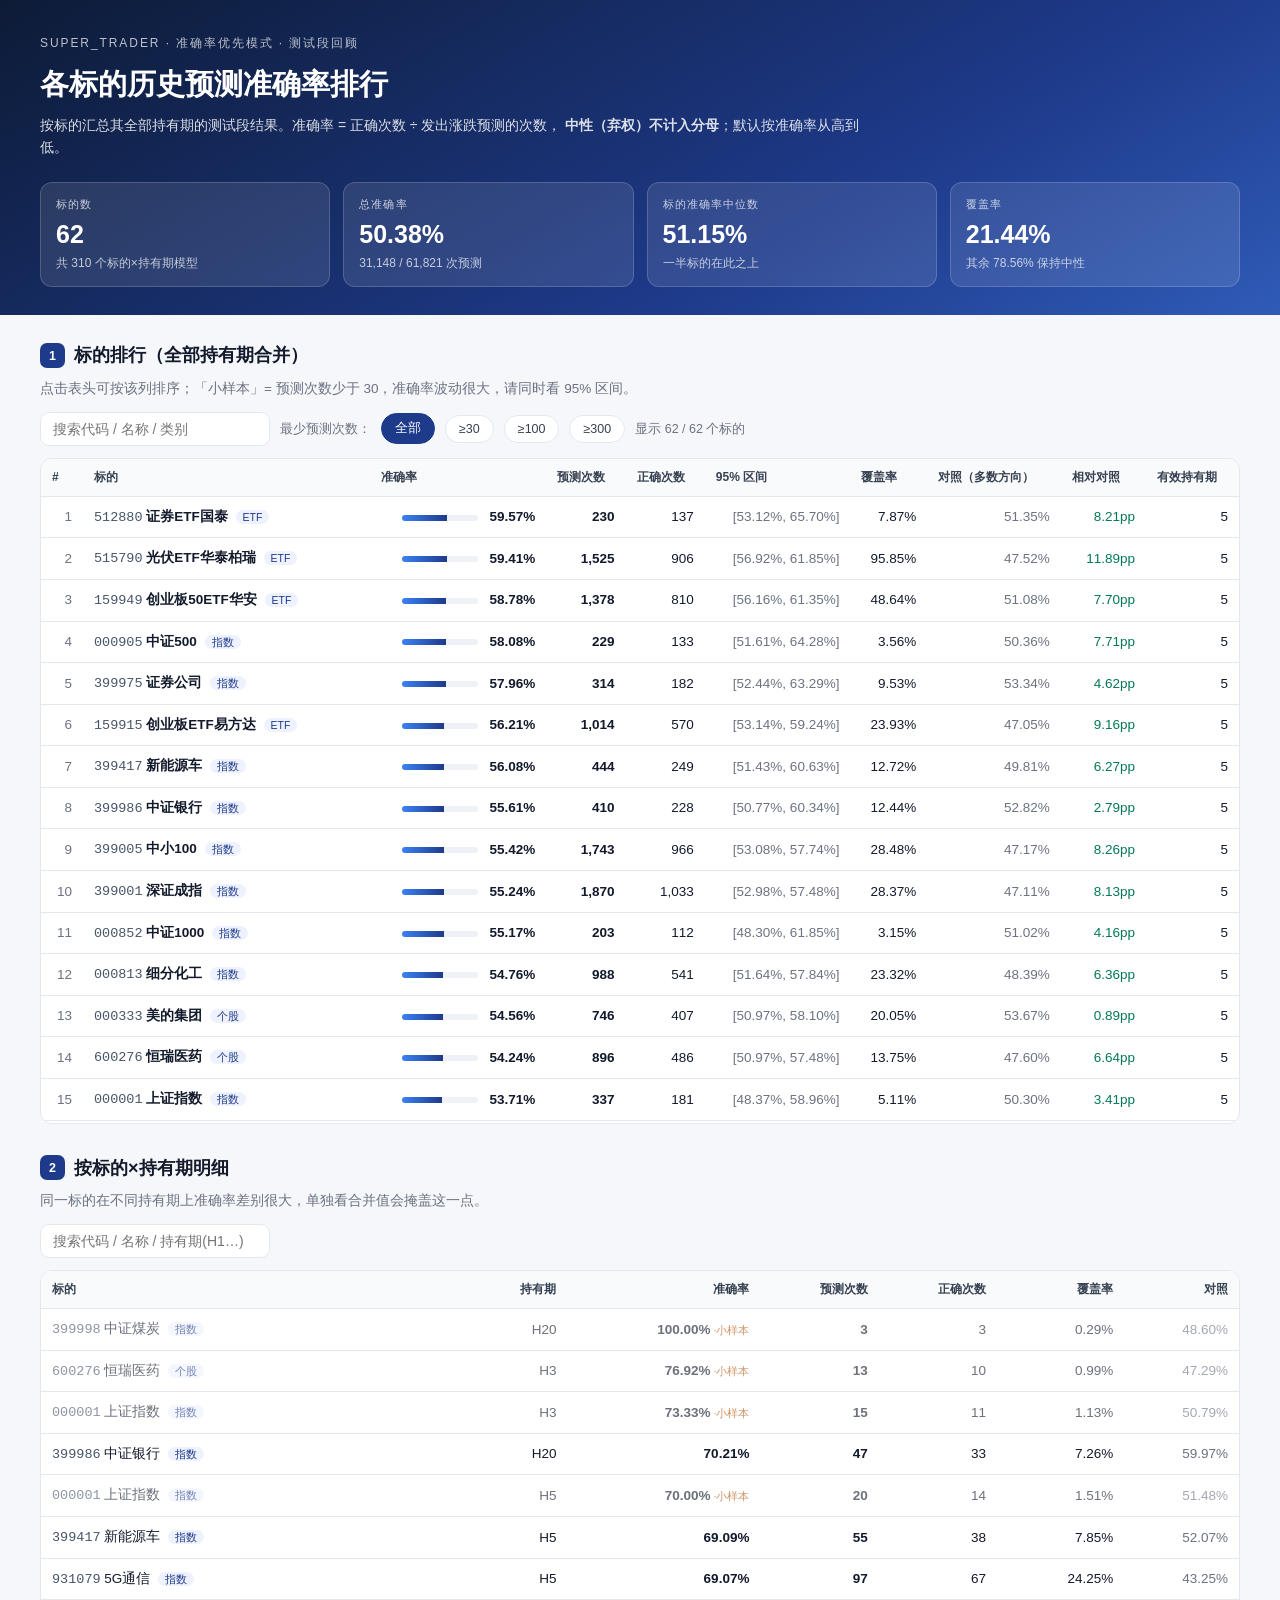
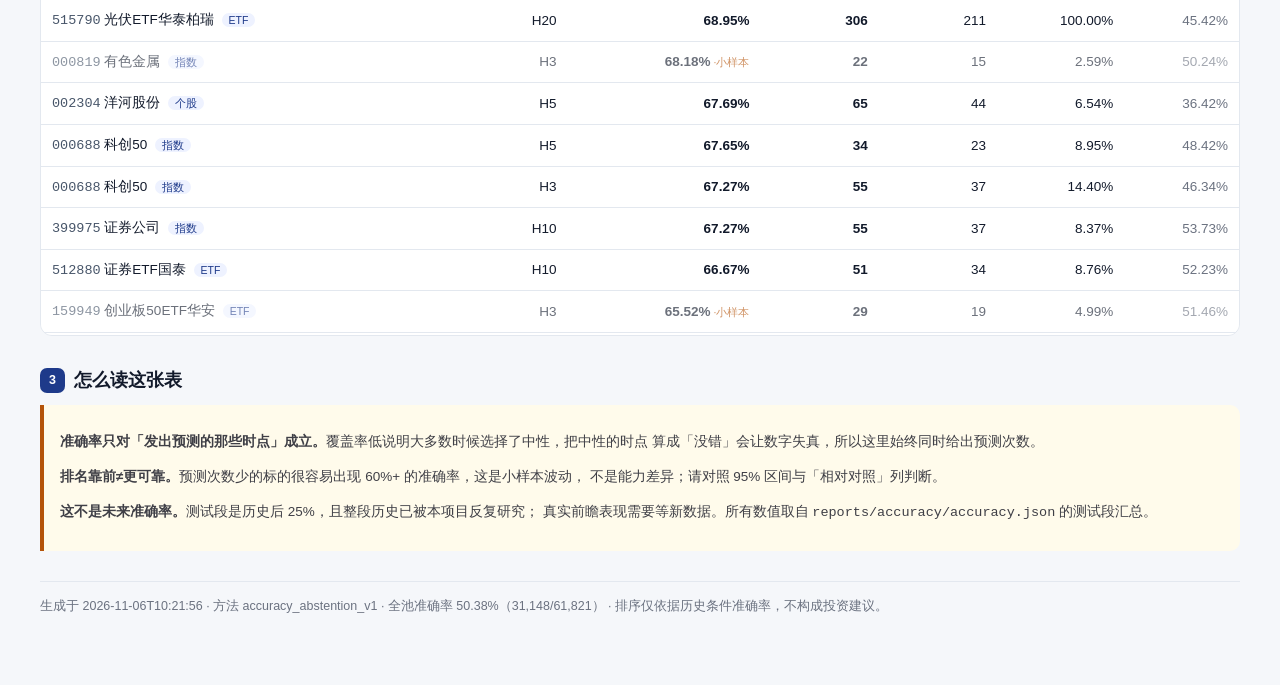
<file: reports/accuracy/ranking.html>
<!DOCTYPE html>
<html lang="zh-CN"><head><meta charset="utf-8">
<meta name="viewport" content="width=device-width,initial-scale=1">
<title>Super_Trader · 标的准确率排行</title>
<style>
:root{--bg:#f5f7fa;--panel:#fff;--ink:#121a2b;--muted:#6b7280;--line:#e3e8ef;
--accent:#1e3a8a;--pos:#047857;--neg:#b91c1c}
*{box-sizing:border-box}
body{margin:0;background:var(--bg);color:var(--ink);
font:15px/1.6 -apple-system,BlinkMacSystemFont,"Segoe UI","Microsoft YaHei",sans-serif}
header{background:linear-gradient(150deg,#0d1b36,#1e3a8a 65%,#2f5bb7);color:#fff;padding:34px 40px 28px}
header .in,main{max-width:1320px;margin:0 auto}
.eyebrow{font-size:12px;letter-spacing:.16em;text-transform:uppercase;opacity:.72}
h1{margin:8px 0 6px;font-size:29px}
header p{margin:0;opacity:.85;max-width:820px;font-size:14px}
.kpis{display:grid;grid-template-columns:repeat(auto-fit,minmax(180px,1fr));gap:13px;margin-top:24px}
.kpi{background:rgba(255,255,255,.10);border:1px solid rgba(255,255,255,.17);border-radius:12px;padding:13px 15px}
.kpi-k{font-size:11px;letter-spacing:.1em;text-transform:uppercase;opacity:.75}
.kpi-v{font-size:25px;font-weight:700;font-variant-numeric:tabular-nums}
.kpi-d{font-size:12px;opacity:.72}
main{padding:26px 40px 70px}
section{margin-bottom:30px}
h2{font-size:18px;margin:0 0 10px;display:flex;gap:9px;align-items:center}
h2 .n{display:inline-flex;width:25px;height:25px;border-radius:7px;background:var(--accent);
color:#fff;font-size:12.5px;align-items:center;justify-content:center;font-weight:700}
.lead{color:var(--muted);margin:-2px 0 12px;font-size:13.5px;max-width:1000px}
.controls{display:flex;gap:10px;align-items:center;flex-wrap:wrap;margin:0 0 12px}
input[type=search]{padding:8px 12px;border:1px solid var(--line);border-radius:9px;
font-size:14px;min-width:230px;background:#fff}
button.chip{border:1px solid var(--line);background:#fff;border-radius:999px;padding:6px 13px;
font-size:12.5px;cursor:pointer;color:#374151}
button.chip.on{background:var(--accent);border-color:var(--accent);color:#fff}
.table-wrap{max-height:74vh;overflow:auto;border:1px solid var(--line);border-radius:12px;background:var(--panel)}
table{width:100%;border-collapse:collapse;font-size:13.5px}
th,td{padding:9px 11px;border-bottom:1px solid var(--line);text-align:left;white-space:nowrap}
thead th{position:sticky;top:0;background:#f8fafc;font-size:12px;color:#374151;z-index:2}
th.sortable{cursor:pointer;user-select:none}
th.sortable:hover{color:var(--accent)}
tbody tr:hover{background:#f8faff}
tr.small td{opacity:.62}
tr.small td.acc b::after{content:" ·小样本";font-size:10.5px;color:#b45309;font-weight:400}
.num{text-align:right;font-variant-numeric:tabular-nums}
.mono{font-family:ui-monospace,SFMono-Regular,Consolas,monospace;color:#475569}
.muted{color:var(--muted)}
.pos{color:var(--pos)} .neg{color:var(--neg)}
.tag{font-size:10.5px;background:#eef2ff;color:var(--accent);padding:1px 7px;border-radius:999px;margin-left:4px}
.acc{white-space:nowrap}
.bar{display:inline-block;width:76px;height:6px;background:#eef1f6;border-radius:3px;
vertical-align:middle;margin-right:8px;overflow:hidden}
.bar i{display:block;height:100%;background:linear-gradient(90deg,#3b82f6,#1e3a8a)}
.note{background:#fffbeb;border-left:4px solid #b45309;padding:13px 16px;border-radius:0 10px 10px 0;
font-size:13.5px;color:#3f3f46}
footer{color:var(--muted);font-size:12.5px;border-top:1px solid var(--line);padding-top:14px}
</style></head><body>
<header><div class="in">
  <div class="eyebrow">Super_Trader · 准确率优先模式 · 测试段回顾</div>
  <h1>各标的历史预测准确率排行</h1>
  <p>按标的汇总其全部持有期的测试段结果。准确率 = 正确次数 ÷ 发出涨跌预测的次数，
  <b>中性（弃权）不计入分母</b>；默认按准确率从高到低。</p>
  <div class="kpis">
    <div class="kpi"><div class="kpi-k">标的数</div><div class="kpi-v">62</div>
      <div class="kpi-d">共 310 个标的×持有期模型</div></div>
    <div class="kpi"><div class="kpi-k">总准确率</div><div class="kpi-v">50.38%</div>
      <div class="kpi-d">31,148 / 61,821 次预测</div></div>
    <div class="kpi"><div class="kpi-k">标的准确率中位数</div><div class="kpi-v">51.15%</div>
      <div class="kpi-d">一半标的在此之上</div></div>
    <div class="kpi"><div class="kpi-k">覆盖率</div><div class="kpi-v">21.44%</div>
      <div class="kpi-d">其余 78.56% 保持中性</div></div>
  </div>
</div></header>
<main>
  <section>
    <h2><span class="n">1</span>标的排行（全部持有期合并）</h2>
    <p class="lead">点击表头可按该列排序；「小样本」= 预测次数少于 30，准确率波动很大，请同时看 95% 区间。</p>
    <div class="controls">
      <input type="search" id="q" placeholder="搜索代码 / 名称 / 类别">
      <span class="muted" style="font-size:12.5px">最少预测次数：</span>
      <button class="chip on" data-min="0">全部</button>
      <button class="chip" data-min="30">≥30</button>
      <button class="chip" data-min="100">≥100</button>
      <button class="chip" data-min="300">≥300</button>
      <span class="muted" id="status" style="font-size:12.5px"></span>
    </div>
    <div class="table-wrap"><table id="rank">
      <thead><tr>
        <th>#</th><th>标的</th>
        <th class="sortable" data-key="acc">准确率</th>
        <th class="sortable" data-key="n">预测次数</th>
        <th>正确次数</th><th>95% 区间</th><th>覆盖率</th>
        <th>对照（多数方向）</th>
        <th class="sortable" data-key="edge">相对对照</th>
        <th>有效持有期</th>
      </tr></thead>
      <tbody><tr class="row" data-acc="0.5956521739130435"
          data-n="230" data-cov="0.07874015748031496"
          data-edge="8.212940773707633">
          <td class="num muted">1</td>
          <td><span class="mono">512880</span> <b>证券ETF国泰</b>
              <span class="tag">ETF</span></td>
          <td class="num acc"><div class="bar"><i style="width:59.6%"></i></div>
              <b>59.57%</b></td>
          <td class="num"><b>230</b></td>
          <td class="num">137</td>
          <td class="num muted">[53.12%, 65.70%]</td>
          <td class="num">7.87%</td>
          <td class="num muted">51.35%</td>
          <td class="num pos">8.21pp</td>
          <td class="num">5</td>
        </tr><tr class="row" data-acc="0.5940983606557377"
          data-n="1525" data-cov="0.9585166561910748"
          data-edge="11.892551338986724">
          <td class="num muted">2</td>
          <td><span class="mono">515790</span> <b>光伏ETF华泰柏瑞</b>
              <span class="tag">ETF</span></td>
          <td class="num acc"><div class="bar"><i style="width:59.4%"></i></div>
              <b>59.41%</b></td>
          <td class="num"><b>1,525</b></td>
          <td class="num">906</td>
          <td class="num muted">[56.92%, 61.85%]</td>
          <td class="num">95.85%</td>
          <td class="num muted">47.52%</td>
          <td class="num pos">11.89pp</td>
          <td class="num">5</td>
        </tr><tr class="row" data-acc="0.5878084179970973"
          data-n="1378" data-cov="0.4864101659018708"
          data-edge="7.704244552974815">
          <td class="num muted">3</td>
          <td><span class="mono">159949</span> <b>创业板50ETF华安</b>
              <span class="tag">ETF</span></td>
          <td class="num acc"><div class="bar"><i style="width:58.8%"></i></div>
              <b>58.78%</b></td>
          <td class="num"><b>1,378</b></td>
          <td class="num">810</td>
          <td class="num muted">[56.16%, 61.35%]</td>
          <td class="num">48.64%</td>
          <td class="num muted">51.08%</td>
          <td class="num pos">7.70pp</td>
          <td class="num">5</td>
        </tr><tr class="row" data-acc="0.5807860262008734"
          data-n="229" data-cov="0.035553485483620556"
          data-edge="7.713752441543631">
          <td class="num muted">4</td>
          <td><span class="mono">000905</span> <b>中证500</b>
              <span class="tag">指数</span></td>
          <td class="num acc"><div class="bar"><i style="width:58.1%"></i></div>
              <b>58.08%</b></td>
          <td class="num"><b>229</b></td>
          <td class="num">133</td>
          <td class="num muted">[51.61%, 64.28%]</td>
          <td class="num">3.56%</td>
          <td class="num muted">50.36%</td>
          <td class="num pos">7.71pp</td>
          <td class="num">5</td>
        </tr><tr class="row" data-acc="0.5796178343949044"
          data-n="314" data-cov="0.09526699029126214"
          data-edge="4.624404798713744">
          <td class="num muted">5</td>
          <td><span class="mono">399975</span> <b>证券公司</b>
              <span class="tag">指数</span></td>
          <td class="num acc"><div class="bar"><i style="width:58.0%"></i></div>
              <b>57.96%</b></td>
          <td class="num"><b>314</b></td>
          <td class="num">182</td>
          <td class="num muted">[52.44%, 63.29%]</td>
          <td class="num">9.53%</td>
          <td class="num muted">53.34%</td>
          <td class="num pos">4.62pp</td>
          <td class="num">5</td>
        </tr><tr class="row" data-acc="0.5621301775147929"
          data-n="1014" data-cov="0.2392638036809816"
          data-edge="9.1625222347261">
          <td class="num muted">6</td>
          <td><span class="mono">159915</span> <b>创业板ETF易方达</b>
              <span class="tag">ETF</span></td>
          <td class="num acc"><div class="bar"><i style="width:56.2%"></i></div>
              <b>56.21%</b></td>
          <td class="num"><b>1,014</b></td>
          <td class="num">570</td>
          <td class="num muted">[53.14%, 59.24%]</td>
          <td class="num">23.93%</td>
          <td class="num muted">47.05%</td>
          <td class="num pos">9.16pp</td>
          <td class="num">5</td>
        </tr><tr class="row" data-acc="0.5608108108108109"
          data-n="444" data-cov="0.12718418791177313"
          data-edge="6.267274148969943">
          <td class="num muted">7</td>
          <td><span class="mono">399417</span> <b>新能源车</b>
              <span class="tag">指数</span></td>
          <td class="num acc"><div class="bar"><i style="width:56.1%"></i></div>
              <b>56.08%</b></td>
          <td class="num"><b>444</b></td>
          <td class="num">249</td>
          <td class="num muted">[51.43%, 60.63%]</td>
          <td class="num">12.72%</td>
          <td class="num muted">49.81%</td>
          <td class="num pos">6.27pp</td>
          <td class="num">5</td>
        </tr><tr class="row" data-acc="0.5560975609756098"
          data-n="410" data-cov="0.12439320388349515"
          data-edge="2.788154155813405">
          <td class="num muted">8</td>
          <td><span class="mono">399986</span> <b>中证银行</b>
              <span class="tag">指数</span></td>
          <td class="num acc"><div class="bar"><i style="width:55.6%"></i></div>
              <b>55.61%</b></td>
          <td class="num"><b>410</b></td>
          <td class="num">228</td>
          <td class="num muted">[50.77%, 60.34%]</td>
          <td class="num">12.44%</td>
          <td class="num muted">52.82%</td>
          <td class="num pos">2.79pp</td>
          <td class="num">5</td>
        </tr><tr class="row" data-acc="0.5542168674698795"
          data-n="1743" data-cov="0.2847573925829113"
          data-edge="8.256190912973905">
          <td class="num muted">9</td>
          <td><span class="mono">399005</span> <b>中小100</b>
              <span class="tag">指数</span></td>
          <td class="num acc"><div class="bar"><i style="width:55.4%"></i></div>
              <b>55.42%</b></td>
          <td class="num"><b>1,743</b></td>
          <td class="num">966</td>
          <td class="num muted">[53.08%, 57.74%]</td>
          <td class="num">28.48%</td>
          <td class="num muted">47.17%</td>
          <td class="num pos">8.26pp</td>
          <td class="num">5</td>
        </tr><tr class="row" data-acc="0.5524064171122994"
          data-n="1870" data-cov="0.28372022454862694"
          data-edge="8.130946672540823">
          <td class="num muted">10</td>
          <td><span class="mono">399001</span> <b>深证成指</b>
              <span class="tag">指数</span></td>
          <td class="num acc"><div class="bar"><i style="width:55.2%"></i></div>
              <b>55.24%</b></td>
          <td class="num"><b>1,870</b></td>
          <td class="num">1,033</td>
          <td class="num muted">[52.98%, 57.48%]</td>
          <td class="num">28.37%</td>
          <td class="num muted">47.11%</td>
          <td class="num pos">8.13pp</td>
          <td class="num">5</td>
        </tr><tr class="row" data-acc="0.5517241379310345"
          data-n="203" data-cov="0.03151684521037106"
          data-edge="4.155490955034824">
          <td class="num muted">11</td>
          <td><span class="mono">000852</span> <b>中证1000</b>
              <span class="tag">指数</span></td>
          <td class="num acc"><div class="bar"><i style="width:55.2%"></i></div>
              <b>55.17%</b></td>
          <td class="num"><b>203</b></td>
          <td class="num">112</td>
          <td class="num muted">[48.30%, 61.85%]</td>
          <td class="num">3.15%</td>
          <td class="num muted">51.02%</td>
          <td class="num pos">4.16pp</td>
          <td class="num">5</td>
        </tr><tr class="row" data-acc="0.5475708502024291"
          data-n="988" data-cov="0.2332389046270066"
          data-edge="6.362373027797208">
          <td class="num muted">12</td>
          <td><span class="mono">000813</span> <b>细分化工</b>
              <span class="tag">指数</span></td>
          <td class="num acc"><div class="bar"><i style="width:54.8%"></i></div>
              <b>54.76%</b></td>
          <td class="num"><b>988</b></td>
          <td class="num">541</td>
          <td class="num muted">[51.64%, 57.84%]</td>
          <td class="num">23.32%</td>
          <td class="num muted">48.39%</td>
          <td class="num pos">6.36pp</td>
          <td class="num">5</td>
        </tr><tr class="row" data-acc="0.5455764075067024"
          data-n="746" data-cov="0.20048374092985757"
          data-edge="0.88927203258371">
          <td class="num muted">13</td>
          <td><span class="mono">000333</span> <b>美的集团</b>
              <span class="tag">个股</span></td>
          <td class="num acc"><div class="bar"><i style="width:54.6%"></i></div>
              <b>54.56%</b></td>
          <td class="num"><b>746</b></td>
          <td class="num">407</td>
          <td class="num muted">[50.97%, 58.10%]</td>
          <td class="num">20.05%</td>
          <td class="num muted">53.67%</td>
          <td class="num pos">0.89pp</td>
          <td class="num">5</td>
        </tr><tr class="row" data-acc="0.5424107142857143"
          data-n="896" data-cov="0.1375287797390637"
          data-edge="6.6432203157548555">
          <td class="num muted">14</td>
          <td><span class="mono">600276</span> <b>恒瑞医药</b>
              <span class="tag">个股</span></td>
          <td class="num acc"><div class="bar"><i style="width:54.2%"></i></div>
              <b>54.24%</b></td>
          <td class="num"><b>896</b></td>
          <td class="num">486</td>
          <td class="num muted">[50.97%, 57.48%]</td>
          <td class="num">13.75%</td>
          <td class="num muted">47.60%</td>
          <td class="num pos">6.64pp</td>
          <td class="num">5</td>
        </tr><tr class="row" data-acc="0.5370919881305638"
          data-n="337" data-cov="0.051130329236838114"
          data-edge="3.4133408248906982">
          <td class="num muted">15</td>
          <td><span class="mono">000001</span> <b>上证指数</b>
              <span class="tag">指数</span></td>
          <td class="num acc"><div class="bar"><i style="width:53.7%"></i></div>
              <b>53.71%</b></td>
          <td class="num"><b>337</b></td>
          <td class="num">181</td>
          <td class="num muted">[48.37%, 58.96%]</td>
          <td class="num">5.11%</td>
          <td class="num muted">50.30%</td>
          <td class="num pos">3.41pp</td>
          <td class="num">5</td>
        </tr><tr class="row" data-acc="0.5362247412518482"
          data-n="2029" data-cov="0.7129304286718201"
          data-edge="-0.6291070413647293">
          <td class="num muted">16</td>
          <td><span class="mono">512100</span> <b>中证1000ETF南方</b>
              <span class="tag">ETF</span></td>
          <td class="num acc"><div class="bar"><i style="width:53.6%"></i></div>
              <b>53.62%</b></td>
          <td class="num"><b>2,029</b></td>
          <td class="num">1,088</td>
          <td class="num muted">[51.45%, 55.78%]</td>
          <td class="num">71.29%</td>
          <td class="num muted">54.25%</td>
          <td class="num neg">-0.63pp</td>
          <td class="num">5</td>
        </tr><tr class="row" data-acc="0.5353675450762829"
          data-n="721" data-cov="0.525893508388038"
          data-edge="-1.6784169001032856">
          <td class="num muted">17</td>
          <td><span class="mono">931775</span> <b>房地产</b>
              <span class="tag">指数</span></td>
          <td class="num acc"><div class="bar"><i style="width:53.5%"></i></div>
              <b>53.54%</b></td>
          <td class="num"><b>721</b></td>
          <td class="num">386</td>
          <td class="num muted">[49.89%, 57.15%]</td>
          <td class="num">52.59%</td>
          <td class="num muted">55.22%</td>
          <td class="num neg">-1.68pp</td>
          <td class="num">5</td>
        </tr><tr class="row" data-acc="0.5342136854741897"
          data-n="833" data-cov="0.2290979097909791"
          data-edge="2.8438107916433863">
          <td class="num muted">18</td>
          <td><span class="mono">399967</span> <b>中证军工</b>
              <span class="tag">指数</span></td>
          <td class="num acc"><div class="bar"><i style="width:53.4%"></i></div>
              <b>53.42%</b></td>
          <td class="num"><b>833</b></td>
          <td class="num">445</td>
          <td class="num muted">[50.03%, 56.79%]</td>
          <td class="num">22.91%</td>
          <td class="num muted">50.58%</td>
          <td class="num pos">2.84pp</td>
          <td class="num">5</td>
        </tr><tr class="row" data-acc="0.5268389662027833"
          data-n="503" data-cov="0.11400725294650951"
          data-edge="-0.9199111766391765">
          <td class="num muted">19</td>
          <td><span class="mono">002594</span> <b>比亚迪</b>
              <span class="tag">个股</span></td>
          <td class="num acc"><div class="bar"><i style="width:52.7%"></i></div>
              <b>52.68%</b></td>
          <td class="num"><b>503</b></td>
          <td class="num">265</td>
          <td class="num muted">[48.32%, 57.01%]</td>
          <td class="num">11.40%</td>
          <td class="num muted">53.60%</td>
          <td class="num neg">-0.92pp</td>
          <td class="num">5</td>
        </tr><tr class="row" data-acc="0.5256410256410257"
          data-n="936" data-cov="0.44763271162123386"
          data-edge="13.539712320200126">
          <td class="num muted">20</td>
          <td><span class="mono">512690</span> <b>酒ETF鹏华</b>
              <span class="tag">ETF</span></td>
          <td class="num acc"><div class="bar"><i style="width:52.6%"></i></div>
              <b>52.56%</b></td>
          <td class="num"><b>936</b></td>
          <td class="num">492</td>
          <td class="num muted">[49.36%, 55.75%]</td>
          <td class="num">44.76%</td>
          <td class="num muted">39.02%</td>
          <td class="num pos">13.54pp</td>
          <td class="num">5</td>
        </tr><tr class="row" data-acc="0.5235294117647059"
          data-n="510" data-cov="0.21601016518424396"
          data-edge="4.745994967237216">
          <td class="num muted">21</td>
          <td><span class="mono">300750</span> <b>宁德时代</b>
              <span class="tag">个股</span></td>
          <td class="num acc"><div class="bar"><i style="width:52.4%"></i></div>
              <b>52.35%</b></td>
          <td class="num"><b>510</b></td>
          <td class="num">267</td>
          <td class="num muted">[48.02%, 56.65%]</td>
          <td class="num">21.60%</td>
          <td class="num muted">47.61%</td>
          <td class="num pos">4.75pp</td>
          <td class="num">5</td>
        </tr><tr class="row" data-acc="0.5228426395939086"
          data-n="788" data-cov="0.39677744209466265"
          data-edge="-3.909089514929376">
          <td class="num muted">22</td>
          <td><span class="mono">931079</span> <b>5G通信</b>
              <span class="tag">指数</span></td>
          <td class="num acc"><div class="bar"><i style="width:52.3%"></i></div>
              <b>52.28%</b></td>
          <td class="num"><b>788</b></td>
          <td class="num">412</td>
          <td class="num muted">[48.79%, 55.75%]</td>
          <td class="num">39.68%</td>
          <td class="num muted">56.19%</td>
          <td class="num neg">-3.91pp</td>
          <td class="num">5</td>
        </tr><tr class="row" data-acc="0.5198329853862212"
          data-n="479" data-cov="0.2539766702014846"
          data-edge="4.210233851453515">
          <td class="num muted">23</td>
          <td><span class="mono">000688</span> <b>科创50</b>
              <span class="tag">指数</span></td>
          <td class="num acc"><div class="bar"><i style="width:52.0%"></i></div>
              <b>51.98%</b></td>
          <td class="num"><b>479</b></td>
          <td class="num">249</td>
          <td class="num muted">[47.51%, 56.42%]</td>
          <td class="num">25.40%</td>
          <td class="num muted">47.77%</td>
          <td class="num pos">4.21pp</td>
          <td class="num">5</td>
        </tr><tr class="row" data-acc="0.5194805194805194"
          data-n="462" data-cov="0.11693242217160213"
          data-edge="2.3656677415219485">
          <td class="num muted">24</td>
          <td><span class="mono">510500</span> <b>中证500ETF南方</b>
              <span class="tag">ETF</span></td>
          <td class="num acc"><div class="bar"><i style="width:51.9%"></i></div>
              <b>51.95%</b></td>
          <td class="num"><b>462</b></td>
          <td class="num">240</td>
          <td class="num muted">[47.39%, 56.47%]</td>
          <td class="num">11.69%</td>
          <td class="num muted">49.58%</td>
          <td class="num pos">2.37pp</td>
          <td class="num">5</td>
        </tr><tr class="row" data-acc="0.5190082644628099"
          data-n="605" data-cov="0.10132306146374141"
          data-edge="11.48883515503999">
          <td class="num muted">25</td>
          <td><span class="mono">601988</span> <b>中国银行</b>
              <span class="tag">个股</span></td>
          <td class="num acc"><div class="bar"><i style="width:51.9%"></i></div>
              <b>51.90%</b></td>
          <td class="num"><b>605</b></td>
          <td class="num">314</td>
          <td class="num muted">[47.92%, 55.86%]</td>
          <td class="num">10.13%</td>
          <td class="num muted">40.41%</td>
          <td class="num pos">11.49pp</td>
          <td class="num">5</td>
        </tr><tr class="row" data-acc="0.5177664974619289"
          data-n="788" data-cov="0.16481907550721606"
          data-edge="-2.354285204654205">
          <td class="num muted">26</td>
          <td><span class="mono">300059</span> <b>东方财富</b>
              <span class="tag">个股</span></td>
          <td class="num acc"><div class="bar"><i style="width:51.8%"></i></div>
              <b>51.78%</b></td>
          <td class="num"><b>788</b></td>
          <td class="num">408</td>
          <td class="num muted">[48.29%, 55.25%]</td>
          <td class="num">16.48%</td>
          <td class="num muted">54.13%</td>
          <td class="num neg">-2.35pp</td>
          <td class="num">5</td>
        </tr><tr class="row" data-acc="0.5177304964539007"
          data-n="423" data-cov="0.1518305814788227"
          data-edge="3.6754186331861893">
          <td class="num muted">27</td>
          <td><span class="mono">513050</span> <b>中概互联网ETF易方达</b>
              <span class="tag">ETF</span></td>
          <td class="num acc"><div class="bar"><i style="width:51.8%"></i></div>
              <b>51.77%</b></td>
          <td class="num"><b>423</b></td>
          <td class="num">219</td>
          <td class="num muted">[47.02%, 56.50%]</td>
          <td class="num">15.18%</td>
          <td class="num muted">48.10%</td>
          <td class="num pos">3.68pp</td>
          <td class="num">5</td>
        </tr><tr class="row" data-acc="0.5170807453416149"
          data-n="644" data-cov="0.1527514231499051"
          data-edge="0.42723961955047907">
          <td class="num muted">28</td>
          <td><span class="mono">000819</span> <b>有色金属</b>
              <span class="tag">指数</span></td>
          <td class="num acc"><div class="bar"><i style="width:51.7%"></i></div>
              <b>51.71%</b></td>
          <td class="num"><b>644</b></td>
          <td class="num">333</td>
          <td class="num muted">[47.85%, 55.55%]</td>
          <td class="num">15.28%</td>
          <td class="num muted">51.28%</td>
          <td class="num pos">0.43pp</td>
          <td class="num">5</td>
        </tr><tr class="row" data-acc="0.5138662316476346"
          data-n="613" data-cov="0.132655269422203"
          data-edge="0.16394409096990303">
          <td class="num muted">29</td>
          <td><span class="mono">399303</span> <b>国证2000</b>
              <span class="tag">指数</span></td>
          <td class="num acc"><div class="bar"><i style="width:51.4%"></i></div>
              <b>51.39%</b></td>
          <td class="num"><b>613</b></td>
          <td class="num">315</td>
          <td class="num muted">[47.43%, 55.32%]</td>
          <td class="num">13.27%</td>
          <td class="num muted">51.22%</td>
          <td class="num pos">0.16pp</td>
          <td class="num">5</td>
        </tr><tr class="row" data-acc="0.5136054421768708"
          data-n="882" data-cov="0.2099500119019281"
          data-edge="3.514793206023187">
          <td class="num muted">30</td>
          <td><span class="mono">510300</span> <b>沪深300ETF华泰柏瑞</b>
              <span class="tag">ETF</span></td>
          <td class="num acc"><div class="bar"><i style="width:51.4%"></i></div>
              <b>51.36%</b></td>
          <td class="num"><b>882</b></td>
          <td class="num">453</td>
          <td class="num muted">[48.06%, 54.65%]</td>
          <td class="num">21.00%</td>
          <td class="num muted">47.85%</td>
          <td class="num pos">3.51pp</td>
          <td class="num">5</td>
        </tr><tr class="row" data-acc="0.5119113573407202"
          data-n="1805" data-cov="0.28023598820059"
          data-edge="1.3231028199282568">
          <td class="num muted">31</td>
          <td><span class="mono">000949</span> <b>中证农业</b>
              <span class="tag">指数</span></td>
          <td class="num acc"><div class="bar"><i style="width:51.2%"></i></div>
              <b>51.19%</b></td>
          <td class="num"><b>1,805</b></td>
          <td class="num">924</td>
          <td class="num muted">[48.89%, 53.49%]</td>
          <td class="num">28.02%</td>
          <td class="num muted">49.87%</td>
          <td class="num pos">1.32pp</td>
          <td class="num">5</td>
        </tr><tr class="row" data-acc="0.5111695137976346"
          data-n="761" data-cov="0.26052721670660733"
          data-edge="0.6205460391267015">
          <td class="num muted">32</td>
          <td><span class="mono">512660</span> <b>军工ETF国泰</b>
              <span class="tag">ETF</span></td>
          <td class="num acc"><div class="bar"><i style="width:51.1%"></i></div>
              <b>51.12%</b></td>
          <td class="num"><b>761</b></td>
          <td class="num">389</td>
          <td class="num muted">[47.57%, 54.65%]</td>
          <td class="num">26.05%</td>
          <td class="num muted">50.50%</td>
          <td class="num pos">0.62pp</td>
          <td class="num">5</td>
        </tr><tr class="row" data-acc="0.5078534031413613"
          data-n="573" data-cov="0.35348550277606416"
          data-edge="4.332533404820893">
          <td class="num muted">33</td>
          <td><span class="mono">588000</span> <b>科创50ETF华夏</b>
              <span class="tag">ETF</span></td>
          <td class="num acc"><div class="bar"><i style="width:50.8%"></i></div>
              <b>50.79%</b></td>
          <td class="num"><b>573</b></td>
          <td class="num">291</td>
          <td class="num muted">[46.70%, 54.86%]</td>
          <td class="num">35.35%</td>
          <td class="num muted">46.45%</td>
          <td class="num pos">4.33pp</td>
          <td class="num">5</td>
        </tr><tr class="row" data-acc="0.5055230669265757"
          data-n="1539" data-cov="0.24024352169840774"
          data-edge="5.001260798183638">
          <td class="num muted">34</td>
          <td><span class="mono">000001</span> <b>平安银行</b>
              <span class="tag">个股</span></td>
          <td class="num acc"><div class="bar"><i style="width:50.6%"></i></div>
              <b>50.55%</b></td>
          <td class="num"><b>1,539</b></td>
          <td class="num">778</td>
          <td class="num muted">[48.06%, 53.05%]</td>
          <td class="num">24.02%</td>
          <td class="num muted">45.55%</td>
          <td class="num pos">5.00pp</td>
          <td class="num">5</td>
        </tr><tr class="row" data-acc="0.5021164021164021"
          data-n="1890" data-cov="0.3936679858362841"
          data-edge="1.7009132797510151">
          <td class="num muted">35</td>
          <td><span class="mono">399006</span> <b>创业板指</b>
              <span class="tag">指数</span></td>
          <td class="num acc"><div class="bar"><i style="width:50.2%"></i></div>
              <b>50.21%</b></td>
          <td class="num"><b>1,890</b></td>
          <td class="num">949</td>
          <td class="num muted">[47.96%, 52.46%]</td>
          <td class="num">39.37%</td>
          <td class="num muted">48.51%</td>
          <td class="num pos">1.70pp</td>
          <td class="num">5</td>
        </tr><tr class="row" data-acc="0.4956579826319305"
          data-n="1497" data-cov="0.30205811138014527"
          data-edge="6.345459280142202">
          <td class="num muted">36</td>
          <td><span class="mono">002304</span> <b>洋河股份</b>
              <span class="tag">个股</span></td>
          <td class="num acc"><div class="bar"><i style="width:49.6%"></i></div>
              <b>49.57%</b></td>
          <td class="num"><b>1,497</b></td>
          <td class="num">742</td>
          <td class="num muted">[47.04%, 52.10%]</td>
          <td class="num">30.21%</td>
          <td class="num muted">43.22%</td>
          <td class="num pos">6.35pp</td>
          <td class="num">5</td>
        </tr><tr class="row" data-acc="0.4936998854524628"
          data-n="873" data-cov="0.13553795994410806"
          data-edge="2.746793389214608">
          <td class="num muted">37</td>
          <td><span class="mono">000300</span> <b>沪深300</b>
              <span class="tag">指数</span></td>
          <td class="num acc"><div class="bar"><i style="width:49.4%"></i></div>
              <b>49.37%</b></td>
          <td class="num"><b>873</b></td>
          <td class="num">431</td>
          <td class="num muted">[46.06%, 52.68%]</td>
          <td class="num">13.55%</td>
          <td class="num muted">46.62%</td>
          <td class="num pos">2.75pp</td>
          <td class="num">5</td>
        </tr><tr class="row" data-acc="0.4935064935064935"
          data-n="1155" data-cov="0.2438766891891892"
          data-edge="0.6597709722709733">
          <td class="num muted">38</td>
          <td><span class="mono">002415</span> <b>海康威视</b>
              <span class="tag">个股</span></td>
          <td class="num acc"><div class="bar"><i style="width:49.4%"></i></div>
              <b>49.35%</b></td>
          <td class="num"><b>1,155</b></td>
          <td class="num">570</td>
          <td class="num muted">[46.47%, 52.23%]</td>
          <td class="num">24.39%</td>
          <td class="num muted">48.69%</td>
          <td class="num pos">0.66pp</td>
          <td class="num">5</td>
        </tr><tr class="row" data-acc="0.492089925062448"
          data-n="1201" data-cov="0.19815212011219271"
          data-edge="-1.8551883220013665">
          <td class="num muted">39</td>
          <td><span class="mono">600900</span> <b>长江电力</b>
              <span class="tag">个股</span></td>
          <td class="num acc"><div class="bar"><i style="width:49.2%"></i></div>
              <b>49.21%</b></td>
          <td class="num"><b>1,201</b></td>
          <td class="num">591</td>
          <td class="num muted">[46.39%, 52.03%]</td>
          <td class="num">19.82%</td>
          <td class="num muted">51.06%</td>
          <td class="num neg">-1.86pp</td>
          <td class="num">5</td>
        </tr><tr class="row" data-acc="0.4918793503480278"
          data-n="431" data-cov="0.12635590735854588"
          data-edge="-0.26970202177886704">
          <td class="num muted">40</td>
          <td><span class="mono">399440</span> <b>国证钢铁</b>
              <span class="tag">指数</span></td>
          <td class="num acc"><div class="bar"><i style="width:49.2%"></i></div>
              <b>49.19%</b></td>
          <td class="num"><b>431</b></td>
          <td class="num">212</td>
          <td class="num muted">[44.50%, 53.89%]</td>
          <td class="num">12.64%</td>
          <td class="num muted">49.46%</td>
          <td class="num neg">-0.27pp</td>
          <td class="num">5</td>
        </tr><tr class="row" data-acc="0.4906937394247039"
          data-n="591" data-cov="0.09126003705991352"
          data-edge="3.300380736787872">
          <td class="num muted">41</td>
          <td><span class="mono">600030</span> <b>中信证券</b>
              <span class="tag">个股</span></td>
          <td class="num acc"><div class="bar"><i style="width:49.1%"></i></div>
              <b>49.07%</b></td>
          <td class="num"><b>591</b></td>
          <td class="num">290</td>
          <td class="num muted">[45.06%, 53.09%]</td>
          <td class="num">9.13%</td>
          <td class="num muted">45.77%</td>
          <td class="num pos">3.30pp</td>
          <td class="num">5</td>
        </tr><tr class="row" data-acc="0.4861878453038674"
          data-n="543" data-cov="0.08307833537331702"
          data-edge="-0.7845202431750742">
          <td class="num muted">42</td>
          <td><span class="mono">600028</span> <b>中国石化</b>
              <span class="tag">个股</span></td>
          <td class="num acc"><div class="bar"><i style="width:48.6%"></i></div>
              <b>48.62%</b></td>
          <td class="num"><b>543</b></td>
          <td class="num">264</td>
          <td class="num muted">[44.44%, 52.82%]</td>
          <td class="num">8.31%</td>
          <td class="num muted">49.40%</td>
          <td class="num neg">-0.78pp</td>
          <td class="num">5</td>
        </tr><tr class="row" data-acc="0.4841417910447761"
          data-n="2144" data-cov="0.37541586412187006"
          data-edge="-2.837790778204935">
          <td class="num muted">43</td>
          <td><span class="mono">601318</span> <b>中国平安</b>
              <span class="tag">个股</span></td>
          <td class="num acc"><div class="bar"><i style="width:48.4%"></i></div>
              <b>48.41%</b></td>
          <td class="num"><b>2,144</b></td>
          <td class="num">1,038</td>
          <td class="num muted">[46.30%, 50.53%]</td>
          <td class="num">37.54%</td>
          <td class="num muted">51.25%</td>
          <td class="num neg">-2.84pp</td>
          <td class="num">5</td>
        </tr><tr class="row" data-acc="0.4821852731591449"
          data-n="842" data-cov="0.16111748947569843"
          data-edge="8.168776072133394">
          <td class="num muted">44</td>
          <td><span class="mono">399997</span> <b>中证白酒</b>
              <span class="tag">指数</span></td>
          <td class="num acc"><div class="bar"><i style="width:48.2%"></i></div>
              <b>48.22%</b></td>
          <td class="num"><b>842</b></td>
          <td class="num">406</td>
          <td class="num muted">[44.86%, 51.59%]</td>
          <td class="num">16.11%</td>
          <td class="num muted">40.05%</td>
          <td class="num pos">8.17pp</td>
          <td class="num">5</td>
        </tr><tr class="row" data-acc="0.4808444096950743"
          data-n="1279" data-cov="0.3325533021320853"
          data-edge="-10.885917844845144">
          <td class="num muted">45</td>
          <td><span class="mono">518880</span> <b>黄金ETF华安</b>
              <span class="tag">ETF</span></td>
          <td class="num acc"><div class="bar"><i style="width:48.1%"></i></div>
              <b>48.08%</b></td>
          <td class="num"><b>1,279</b></td>
          <td class="num">615</td>
          <td class="num muted">[45.36%, 50.82%]</td>
          <td class="num">33.26%</td>
          <td class="num muted">58.97%</td>
          <td class="num neg">-10.89pp</td>
          <td class="num">5</td>
        </tr><tr class="row" data-acc="0.4798676227247656"
          data-n="1813" data-cov="0.28614267676767674"
          data-edge="-0.22977813156384586">
          <td class="num muted">46</td>
          <td><span class="mono">000651</span> <b>格力电器</b>
              <span class="tag">个股</span></td>
          <td class="num acc"><div class="bar"><i style="width:48.0%"></i></div>
              <b>47.99%</b></td>
          <td class="num"><b>1,813</b></td>
          <td class="num">870</td>
          <td class="num muted">[45.69%, 50.29%]</td>
          <td class="num">28.61%</td>
          <td class="num muted">48.22%</td>
          <td class="num neg">-0.23pp</td>
          <td class="num">5</td>
        </tr><tr class="row" data-acc="0.47797563261480785"
          data-n="1067" data-cov="0.5303180914512923"
          data-edge="-3.6437886271872113">
          <td class="num muted">47</td>
          <td><span class="mono">512480</span> <b>半导体ETF国联安</b>
              <span class="tag">ETF</span></td>
          <td class="num acc"><div class="bar"><i style="width:47.8%"></i></div>
              <b>47.80%</b></td>
          <td class="num"><b>1,067</b></td>
          <td class="num">510</td>
          <td class="num muted">[44.81%, 50.80%]</td>
          <td class="num">53.03%</td>
          <td class="num muted">51.44%</td>
          <td class="num neg">-3.64pp</td>
          <td class="num">5</td>
        </tr><tr class="row" data-acc="0.47649918962722854"
          data-n="1851" data-cov="0.3319583931133429"
          data-edge="1.703003611216397">
          <td class="num muted">48</td>
          <td><span class="mono">601857</span> <b>中国石油</b>
              <span class="tag">个股</span></td>
          <td class="num acc"><div class="bar"><i style="width:47.6%"></i></div>
              <b>47.65%</b></td>
          <td class="num"><b>1,851</b></td>
          <td class="num">882</td>
          <td class="num muted">[45.38%, 49.93%]</td>
          <td class="num">33.20%</td>
          <td class="num muted">45.95%</td>
          <td class="num pos">1.70pp</td>
          <td class="num">5</td>
        </tr><tr class="row" data-acc="0.4760672703751617"
          data-n="773" data-cov="0.14432412247946227"
          data-edge="-3.5321825965390907">
          <td class="num muted">49</td>
          <td><span class="mono">000922</span> <b>中证红利</b>
              <span class="tag">指数</span></td>
          <td class="num acc"><div class="bar"><i style="width:47.6%"></i></div>
              <b>47.61%</b></td>
          <td class="num"><b>773</b></td>
          <td class="num">368</td>
          <td class="num muted">[44.11%, 51.13%]</td>
          <td class="num">14.43%</td>
          <td class="num muted">51.14%</td>
          <td class="num neg">-3.53pp</td>
          <td class="num">5</td>
        </tr><tr class="row" data-acc="0.47606019151846785"
          data-n="731" data-cov="0.11411177021542304"
          data-edge="0.5563781902482856">
          <td class="num muted">50</td>
          <td><span class="mono">510050</span> <b>上证50ETF华夏</b>
              <span class="tag">ETF</span></td>
          <td class="num acc"><div class="bar"><i style="width:47.6%"></i></div>
              <b>47.61%</b></td>
          <td class="num"><b>731</b></td>
          <td class="num">348</td>
          <td class="num muted">[44.01%, 51.23%]</td>
          <td class="num">11.41%</td>
          <td class="num muted">47.05%</td>
          <td class="num pos">0.56pp</td>
          <td class="num">5</td>
        </tr><tr class="row" data-acc="0.47485536270583"
          data-n="2247" data-cov="0.3886870783601453"
          data-edge="-1.8830850752049266">
          <td class="num muted">51</td>
          <td><span class="mono">601166</span> <b>兴业银行</b>
              <span class="tag">个股</span></td>
          <td class="num acc"><div class="bar"><i style="width:47.5%"></i></div>
              <b>47.49%</b></td>
          <td class="num"><b>2,247</b></td>
          <td class="num">1,067</td>
          <td class="num muted">[45.43%, 49.55%]</td>
          <td class="num">38.87%</td>
          <td class="num muted">49.37%</td>
          <td class="num neg">-1.88pp</td>
          <td class="num">5</td>
        </tr><tr class="row" data-acc="0.47459086993970717"
          data-n="1161" data-cov="0.22215843857634904"
          data-edge="-1.0292405988344855">
          <td class="num muted">52</td>
          <td><span class="mono">399998</span> <b>中证煤炭</b>
              <span class="tag">指数</span></td>
          <td class="num acc"><div class="bar"><i style="width:47.5%"></i></div>
              <b>47.46%</b></td>
          <td class="num"><b>1,161</b></td>
          <td class="num">551</td>
          <td class="num muted">[44.60%, 50.34%]</td>
          <td class="num">22.22%</td>
          <td class="num muted">48.49%</td>
          <td class="num neg">-1.03pp</td>
          <td class="num">5</td>
        </tr><tr class="row" data-acc="0.46808510638297873"
          data-n="1645" data-cov="0.2555935363579863"
          data-edge="6.6593496687515685">
          <td class="num muted">53</td>
          <td><span class="mono">000858</span> <b>五粮液</b>
              <span class="tag">个股</span></td>
          <td class="num acc"><div class="bar"><i style="width:46.8%"></i></div>
              <b>46.81%</b></td>
          <td class="num"><b>1,645</b></td>
          <td class="num">770</td>
          <td class="num muted">[44.41%, 49.22%]</td>
          <td class="num">25.56%</td>
          <td class="num muted">40.15%</td>
          <td class="num pos">6.66pp</td>
          <td class="num">5</td>
        </tr><tr class="row" data-acc="0.4677871148459384"
          data-n="357" data-cov="0.0551266213712168"
          data-edge="1.2722259997266339">
          <td class="num muted">54</td>
          <td><span class="mono">600887</span> <b>伊利股份</b>
              <span class="tag">个股</span></td>
          <td class="num acc"><div class="bar"><i style="width:46.8%"></i></div>
              <b>46.78%</b></td>
          <td class="num"><b>357</b></td>
          <td class="num">167</td>
          <td class="num muted">[41.66%, 51.96%]</td>
          <td class="num">5.51%</td>
          <td class="num muted">45.51%</td>
          <td class="num pos">1.27pp</td>
          <td class="num">5</td>
        </tr><tr class="row" data-acc="0.4626278520849725"
          data-n="1271" data-cov="0.19535813095604057"
          data-edge="2.057436299797588">
          <td class="num muted">55</td>
          <td><span class="mono">600519</span> <b>贵州茅台</b>
              <span class="tag">个股</span></td>
          <td class="num acc"><div class="bar"><i style="width:46.3%"></i></div>
              <b>46.26%</b></td>
          <td class="num"><b>1,271</b></td>
          <td class="num">588</td>
          <td class="num muted">[43.54%, 49.01%]</td>
          <td class="num">19.54%</td>
          <td class="num muted">44.21%</td>
          <td class="num pos">2.06pp</td>
          <td class="num">5</td>
        </tr><tr class="row" data-acc="0.46132075471698114"
          data-n="2120" data-cov="0.3258530587150323"
          data-edge="-3.4068117093655204">
          <td class="num muted">56</td>
          <td><span class="mono">600036</span> <b>招商银行</b>
              <span class="tag">个股</span></td>
          <td class="num acc"><div class="bar"><i style="width:46.1%"></i></div>
              <b>46.13%</b></td>
          <td class="num"><b>2,120</b></td>
          <td class="num">978</td>
          <td class="num muted">[44.02%, 48.26%]</td>
          <td class="num">32.59%</td>
          <td class="num muted">49.54%</td>
          <td class="num neg">-3.41pp</td>
          <td class="num">5</td>
        </tr><tr class="row" data-acc="0.46030330062444247"
          data-n="1121" data-cov="0.267797419971333"
          data-edge="3.6987486004280035">
          <td class="num muted">57</td>
          <td><span class="mono">601012</span> <b>隆基绿能</b>
              <span class="tag">个股</span></td>
          <td class="num acc"><div class="bar"><i style="width:46.0%"></i></div>
              <b>46.03%</b></td>
          <td class="num"><b>1,121</b></td>
          <td class="num">516</td>
          <td class="num muted">[43.13%, 48.96%]</td>
          <td class="num">26.78%</td>
          <td class="num muted">42.33%</td>
          <td class="num pos">3.70pp</td>
          <td class="num">5</td>
        </tr><tr class="row" data-acc="0.45702005730659023"
          data-n="698" data-cov="0.12959524693650204"
          data-edge="0.6036024629278658">
          <td class="num muted">58</td>
          <td><span class="mono">601899</span> <b>紫金矿业</b>
              <span class="tag">个股</span></td>
          <td class="num acc"><div class="bar"><i style="width:45.7%"></i></div>
              <b>45.70%</b></td>
          <td class="num"><b>698</b></td>
          <td class="num">319</td>
          <td class="num muted">[42.04%, 49.41%]</td>
          <td class="num">12.96%</td>
          <td class="num muted">45.10%</td>
          <td class="num pos">0.60pp</td>
          <td class="num">5</td>
        </tr><tr class="row" data-acc="0.45521472392638035"
          data-n="815" data-cov="0.12365346684873312"
          data-edge="-0.9661622606770892">
          <td class="num muted">59</td>
          <td><span class="mono">000016</span> <b>上证50</b>
              <span class="tag">指数</span></td>
          <td class="num acc"><div class="bar"><i style="width:45.5%"></i></div>
              <b>45.52%</b></td>
          <td class="num"><b>815</b></td>
          <td class="num">371</td>
          <td class="num muted">[42.13%, 48.95%]</td>
          <td class="num">12.37%</td>
          <td class="num muted">46.49%</td>
          <td class="num neg">-0.97pp</td>
          <td class="num">5</td>
        </tr><tr class="row" data-acc="0.4533582089552239"
          data-n="536" data-cov="0.10622275069361871"
          data-edge="-7.835007483391604">
          <td class="num muted">60</td>
          <td><span class="mono">601668</span> <b>中国建筑</b>
              <span class="tag">个股</span></td>
          <td class="num acc"><div class="bar"><i style="width:45.3%"></i></div>
              <b>45.34%</b></td>
          <td class="num"><b>536</b></td>
          <td class="num">243</td>
          <td class="num muted">[41.17%, 49.57%]</td>
          <td class="num">10.62%</td>
          <td class="num muted">53.17%</td>
          <td class="num neg">-7.84pp</td>
          <td class="num">5</td>
        </tr><tr class="row" data-acc="0.4454787234042553"
          data-n="1504" data-cov="0.3694423974453451"
          data-edge="3.6242663468121714">
          <td class="num muted">61</td>
          <td><span class="mono">399396</span> <b>国证食品</b>
              <span class="tag">指数</span></td>
          <td class="num acc"><div class="bar"><i style="width:44.5%"></i></div>
              <b>44.55%</b></td>
          <td class="num"><b>1,504</b></td>
          <td class="num">670</td>
          <td class="num muted">[42.05%, 47.07%]</td>
          <td class="num">36.94%</td>
          <td class="num muted">40.92%</td>
          <td class="num pos">3.62pp</td>
          <td class="num">5</td>
        </tr><tr class="row" data-acc="0.4245152354570637"
          data-n="1444" data-cov="0.26413023596122187"
          data-edge="-3.387144828173272">
          <td class="num muted">62</td>
          <td><span class="mono">601088</span> <b>中国神华</b>
              <span class="tag">个股</span></td>
          <td class="num acc"><div class="bar"><i style="width:42.5%"></i></div>
              <b>42.45%</b></td>
          <td class="num"><b>1,444</b></td>
          <td class="num">613</td>
          <td class="num muted">[39.93%, 45.02%]</td>
          <td class="num">26.41%</td>
          <td class="num muted">45.84%</td>
          <td class="num neg">-3.39pp</td>
          <td class="num">5</td>
        </tr></tbody>
    </table></div>
  </section>

  <section>
    <h2><span class="n">2</span>按标的×持有期明细</h2>
    <p class="lead">同一标的在不同持有期上准确率差别很大，单独看合并值会掩盖这一点。</p>
    <div class="controls">
      <input type="search" id="q2" placeholder="搜索代码 / 名称 / 持有期(H1…)">
      <span class="muted" id="status2" style="font-size:12.5px"></span>
    </div>
    <div class="table-wrap"><table id="detail">
      <thead><tr><th>标的</th><th class="num">持有期</th><th class="num">准确率</th>
        <th class="num">预测次数</th><th class="num">正确次数</th>
        <th class="num">覆盖率</th><th class="num">对照</th></tr></thead>
      <tbody><tr class="row small" data-acc="1.0"
          data-n="3">
          <td><span class="mono">399998</span> 中证煤炭
              <span class="tag">指数</span></td>
          <td class="num">H20</td>
          <td class="num acc"><b>100.00%</b></td>
          <td class="num"><b>3</b></td>
          <td class="num">3</td>
          <td class="num">0.29%</td>
          <td class="num muted">48.60%</td>
        </tr><tr class="row small" data-acc="0.7692307692307693"
          data-n="13">
          <td><span class="mono">600276</span> 恒瑞医药
              <span class="tag">个股</span></td>
          <td class="num">H3</td>
          <td class="num acc"><b>76.92%</b></td>
          <td class="num"><b>13</b></td>
          <td class="num">10</td>
          <td class="num">0.99%</td>
          <td class="num muted">47.29%</td>
        </tr><tr class="row small" data-acc="0.7333333333333333"
          data-n="15">
          <td><span class="mono">000001</span> 上证指数
              <span class="tag">指数</span></td>
          <td class="num">H3</td>
          <td class="num acc"><b>73.33%</b></td>
          <td class="num"><b>15</b></td>
          <td class="num">11</td>
          <td class="num">1.13%</td>
          <td class="num muted">50.79%</td>
        </tr><tr class="row" data-acc="0.7021276595744681"
          data-n="47">
          <td><span class="mono">399986</span> 中证银行
              <span class="tag">指数</span></td>
          <td class="num">H20</td>
          <td class="num acc"><b>70.21%</b></td>
          <td class="num"><b>47</b></td>
          <td class="num">33</td>
          <td class="num">7.26%</td>
          <td class="num muted">59.97%</td>
        </tr><tr class="row small" data-acc="0.7"
          data-n="20">
          <td><span class="mono">000001</span> 上证指数
              <span class="tag">指数</span></td>
          <td class="num">H5</td>
          <td class="num acc"><b>70.00%</b></td>
          <td class="num"><b>20</b></td>
          <td class="num">14</td>
          <td class="num">1.51%</td>
          <td class="num muted">51.48%</td>
        </tr><tr class="row" data-acc="0.6909090909090909"
          data-n="55">
          <td><span class="mono">399417</span> 新能源车
              <span class="tag">指数</span></td>
          <td class="num">H5</td>
          <td class="num acc"><b>69.09%</b></td>
          <td class="num"><b>55</b></td>
          <td class="num">38</td>
          <td class="num">7.85%</td>
          <td class="num muted">52.07%</td>
        </tr><tr class="row" data-acc="0.6907216494845361"
          data-n="97">
          <td><span class="mono">931079</span> 5G通信
              <span class="tag">指数</span></td>
          <td class="num">H5</td>
          <td class="num acc"><b>69.07%</b></td>
          <td class="num"><b>97</b></td>
          <td class="num">67</td>
          <td class="num">24.25%</td>
          <td class="num muted">43.25%</td>
        </tr><tr class="row" data-acc="0.6895424836601307"
          data-n="306">
          <td><span class="mono">515790</span> 光伏ETF华泰柏瑞
              <span class="tag">ETF</span></td>
          <td class="num">H20</td>
          <td class="num acc"><b>68.95%</b></td>
          <td class="num"><b>306</b></td>
          <td class="num">211</td>
          <td class="num">100.00%</td>
          <td class="num muted">45.42%</td>
        </tr><tr class="row small" data-acc="0.6818181818181818"
          data-n="22">
          <td><span class="mono">000819</span> 有色金属
              <span class="tag">指数</span></td>
          <td class="num">H3</td>
          <td class="num acc"><b>68.18%</b></td>
          <td class="num"><b>22</b></td>
          <td class="num">15</td>
          <td class="num">2.59%</td>
          <td class="num muted">50.24%</td>
        </tr><tr class="row" data-acc="0.676923076923077"
          data-n="65">
          <td><span class="mono">002304</span> 洋河股份
              <span class="tag">个股</span></td>
          <td class="num">H5</td>
          <td class="num acc"><b>67.69%</b></td>
          <td class="num"><b>65</b></td>
          <td class="num">44</td>
          <td class="num">6.54%</td>
          <td class="num muted">36.42%</td>
        </tr><tr class="row" data-acc="0.6764705882352942"
          data-n="34">
          <td><span class="mono">000688</span> 科创50
              <span class="tag">指数</span></td>
          <td class="num">H5</td>
          <td class="num acc"><b>67.65%</b></td>
          <td class="num"><b>34</b></td>
          <td class="num">23</td>
          <td class="num">8.95%</td>
          <td class="num muted">48.42%</td>
        </tr><tr class="row" data-acc="0.6727272727272727"
          data-n="55">
          <td><span class="mono">000688</span> 科创50
              <span class="tag">指数</span></td>
          <td class="num">H3</td>
          <td class="num acc"><b>67.27%</b></td>
          <td class="num"><b>55</b></td>
          <td class="num">37</td>
          <td class="num">14.40%</td>
          <td class="num muted">46.34%</td>
        </tr><tr class="row" data-acc="0.6727272727272727"
          data-n="55">
          <td><span class="mono">399975</span> 证券公司
              <span class="tag">指数</span></td>
          <td class="num">H10</td>
          <td class="num acc"><b>67.27%</b></td>
          <td class="num"><b>55</b></td>
          <td class="num">37</td>
          <td class="num">8.37%</td>
          <td class="num muted">53.73%</td>
        </tr><tr class="row" data-acc="0.6666666666666666"
          data-n="51">
          <td><span class="mono">512880</span> 证券ETF国泰
              <span class="tag">ETF</span></td>
          <td class="num">H10</td>
          <td class="num acc"><b>66.67%</b></td>
          <td class="num"><b>51</b></td>
          <td class="num">34</td>
          <td class="num">8.76%</td>
          <td class="num muted">52.23%</td>
        </tr><tr class="row small" data-acc="0.6551724137931034"
          data-n="29">
          <td><span class="mono">159949</span> 创业板50ETF华安
              <span class="tag">ETF</span></td>
          <td class="num">H3</td>
          <td class="num acc"><b>65.52%</b></td>
          <td class="num"><b>29</b></td>
          <td class="num">19</td>
          <td class="num">4.99%</td>
          <td class="num muted">51.46%</td>
        </tr><tr class="row" data-acc="0.6546762589928058"
          data-n="139">
          <td><span class="mono">601988</span> 中国银行
              <span class="tag">个股</span></td>
          <td class="num">H20</td>
          <td class="num acc"><b>65.47%</b></td>
          <td class="num"><b>139</b></td>
          <td class="num">91</td>
          <td class="num">11.76%</td>
          <td class="num muted">37.82%</td>
        </tr><tr class="row small" data-acc="0.65"
          data-n="20">
          <td><span class="mono">588000</span> 科创50ETF华夏
              <span class="tag">ETF</span></td>
          <td class="num">H20</td>
          <td class="num acc"><b>65.00%</b></td>
          <td class="num"><b>20</b></td>
          <td class="num">13</td>
          <td class="num">6.41%</td>
          <td class="num muted">46.79%</td>
        </tr><tr class="row" data-acc="0.64"
          data-n="50">
          <td><span class="mono">588000</span> 科创50ETF华夏
              <span class="tag">ETF</span></td>
          <td class="num">H10</td>
          <td class="num acc"><b>64.00%</b></td>
          <td class="num"><b>50</b></td>
          <td class="num">32</td>
          <td class="num">15.53%</td>
          <td class="num muted">47.83%</td>
        </tr><tr class="row" data-acc="0.627906976744186"
          data-n="86">
          <td><span class="mono">399967</span> 中证军工
              <span class="tag">指数</span></td>
          <td class="num">H20</td>
          <td class="num acc"><b>62.79%</b></td>
          <td class="num"><b>86</b></td>
          <td class="num">54</td>
          <td class="num">12.03%</td>
          <td class="num muted">49.51%</td>
        </tr><tr class="row" data-acc="0.6273062730627307"
          data-n="271">
          <td><span class="mono">515790</span> 光伏ETF华泰柏瑞
              <span class="tag">ETF</span></td>
          <td class="num">H10</td>
          <td class="num acc"><b>62.73%</b></td>
          <td class="num"><b>271</b></td>
          <td class="num">170</td>
          <td class="num">85.76%</td>
          <td class="num muted">47.15%</td>
        </tr><tr class="row" data-acc="0.6181818181818182"
          data-n="55">
          <td><span class="mono">399417</span> 新能源车
              <span class="tag">指数</span></td>
          <td class="num">H3</td>
          <td class="num acc"><b>61.82%</b></td>
          <td class="num"><b>55</b></td>
          <td class="num">34</td>
          <td class="num">7.82%</td>
          <td class="num muted">51.07%</td>
        </tr><tr class="row" data-acc="0.6164383561643836"
          data-n="73">
          <td><span class="mono">159915</span> 创业板ETF易方达
              <span class="tag">ETF</span></td>
          <td class="num">H1</td>
          <td class="num acc"><b>61.64%</b></td>
          <td class="num"><b>73</b></td>
          <td class="num">45</td>
          <td class="num">8.41%</td>
          <td class="num muted">46.54%</td>
        </tr><tr class="row" data-acc="0.6132075471698113"
          data-n="530">
          <td><span class="mono">159949</span> 创业板50ETF华安
              <span class="tag">ETF</span></td>
          <td class="num">H20</td>
          <td class="num acc"><b>61.32%</b></td>
          <td class="num"><b>530</b></td>
          <td class="num">325</td>
          <td class="num">100.00%</td>
          <td class="num muted">51.89%</td>
        </tr><tr class="row" data-acc="0.6111111111111112"
          data-n="36">
          <td><span class="mono">399967</span> 中证军工
              <span class="tag">指数</span></td>
          <td class="num">H3</td>
          <td class="num acc"><b>61.11%</b></td>
          <td class="num"><b>36</b></td>
          <td class="num">22</td>
          <td class="num">4.92%</td>
          <td class="num muted">49.73%</td>
        </tr><tr class="row" data-acc="0.6111111111111112"
          data-n="36">
          <td><span class="mono">399997</span> 中证白酒
              <span class="tag">指数</span></td>
          <td class="num">H1</td>
          <td class="num acc"><b>61.11%</b></td>
          <td class="num"><b>36</b></td>
          <td class="num">22</td>
          <td class="num">3.42%</td>
          <td class="num muted">42.49%</td>
        </tr><tr class="row" data-acc="0.6081081081081081"
          data-n="74">
          <td><span class="mono">000852</span> 中证1000
              <span class="tag">指数</span></td>
          <td class="num">H10</td>
          <td class="num acc"><b>60.81%</b></td>
          <td class="num"><b>74</b></td>
          <td class="num">45</td>
          <td class="num">5.75%</td>
          <td class="num muted">49.77%</td>
        </tr><tr class="row" data-acc="0.6081081081081081"
          data-n="74">
          <td><span class="mono">000905</span> 中证500
              <span class="tag">指数</span></td>
          <td class="num">H3</td>
          <td class="num acc"><b>60.81%</b></td>
          <td class="num"><b>74</b></td>
          <td class="num">45</td>
          <td class="num">5.72%</td>
          <td class="num muted">52.98%</td>
        </tr><tr class="row" data-acc="0.6071428571428571"
          data-n="112">
          <td><span class="mono">512480</span> 半导体ETF国联安
              <span class="tag">ETF</span></td>
          <td class="num">H1</td>
          <td class="num acc"><b>60.71%</b></td>
          <td class="num"><b>112</b></td>
          <td class="num">68</td>
          <td class="num">26.92%</td>
          <td class="num muted">50.96%</td>
        </tr><tr class="row" data-acc="0.6060606060606061"
          data-n="33">
          <td><span class="mono">601988</span> 中国银行
              <span class="tag">个股</span></td>
          <td class="num">H10</td>
          <td class="num acc"><b>60.61%</b></td>
          <td class="num"><b>33</b></td>
          <td class="num">20</td>
          <td class="num">2.77%</td>
          <td class="num muted">40.10%</td>
        </tr><tr class="row" data-acc="0.6"
          data-n="55">
          <td><span class="mono">000852</span> 中证1000
              <span class="tag">指数</span></td>
          <td class="num">H5</td>
          <td class="num acc"><b>60.00%</b></td>
          <td class="num"><b>55</b></td>
          <td class="num">33</td>
          <td class="num">4.26%</td>
          <td class="num muted">51.43%</td>
        </tr><tr class="row" data-acc="0.6"
          data-n="55">
          <td><span class="mono">399975</span> 证券公司
              <span class="tag">指数</span></td>
          <td class="num">H20</td>
          <td class="num acc"><b>60.00%</b></td>
          <td class="num"><b>55</b></td>
          <td class="num">33</td>
          <td class="num">8.50%</td>
          <td class="num muted">55.80%</td>
        </tr><tr class="row" data-acc="0.6"
          data-n="50">
          <td><span class="mono">399998</span> 中证煤炭
              <span class="tag">指数</span></td>
          <td class="num">H3</td>
          <td class="num acc"><b>60.00%</b></td>
          <td class="num"><b>50</b></td>
          <td class="num">30</td>
          <td class="num">4.76%</td>
          <td class="num muted">47.05%</td>
        </tr><tr class="row" data-acc="0.6"
          data-n="40">
          <td><span class="mono">512880</span> 证券ETF国泰
              <span class="tag">ETF</span></td>
          <td class="num">H1</td>
          <td class="num acc"><b>60.00%</b></td>
          <td class="num"><b>40</b></td>
          <td class="num">24</td>
          <td class="num">6.77%</td>
          <td class="num muted">49.07%</td>
        </tr><tr class="row" data-acc="0.5982142857142857"
          data-n="448">
          <td><span class="mono">159949</span> 创业板50ETF华安
              <span class="tag">ETF</span></td>
          <td class="num">H10</td>
          <td class="num acc"><b>59.82%</b></td>
          <td class="num"><b>448</b></td>
          <td class="num">268</td>
          <td class="num">80.00%</td>
          <td class="num muted">51.61%</td>
        </tr><tr class="row" data-acc="0.5961538461538461"
          data-n="52">
          <td><span class="mono">512880</span> 证券ETF国泰
              <span class="tag">ETF</span></td>
          <td class="num">H5</td>
          <td class="num acc"><b>59.62%</b></td>
          <td class="num"><b>52</b></td>
          <td class="num">31</td>
          <td class="num">8.86%</td>
          <td class="num muted">51.45%</td>
        </tr><tr class="row" data-acc="0.5957446808510638"
          data-n="47">
          <td><span class="mono">399986</span> 中证银行
              <span class="tag">指数</span></td>
          <td class="num">H10</td>
          <td class="num acc"><b>59.57%</b></td>
          <td class="num"><b>47</b></td>
          <td class="num">28</td>
          <td class="num">7.15%</td>
          <td class="num muted">56.01%</td>
        </tr><tr class="row" data-acc="0.5953947368421053"
          data-n="304">
          <td><span class="mono">515790</span> 光伏ETF华泰柏瑞
              <span class="tag">ETF</span></td>
          <td class="num">H5</td>
          <td class="num acc"><b>59.54%</b></td>
          <td class="num"><b>304</b></td>
          <td class="num">181</td>
          <td class="num">94.70%</td>
          <td class="num muted">49.22%</td>
        </tr><tr class="row" data-acc="0.5942028985507246"
          data-n="69">
          <td><span class="mono">399005</span> 中小100
              <span class="tag">指数</span></td>
          <td class="num">H1</td>
          <td class="num acc"><b>59.42%</b></td>
          <td class="num"><b>69</b></td>
          <td class="num">41</td>
          <td class="num">5.61%</td>
          <td class="num muted">49.23%</td>
        </tr><tr class="row small" data-acc="0.5909090909090909"
          data-n="22">
          <td><span class="mono">000819</span> 有色金属
              <span class="tag">指数</span></td>
          <td class="num">H5</td>
          <td class="num acc"><b>59.09%</b></td>
          <td class="num"><b>22</b></td>
          <td class="num">13</td>
          <td class="num">2.60%</td>
          <td class="num muted">51.65%</td>
        </tr><tr class="row small" data-acc="0.5909090909090909"
          data-n="22">
          <td><span class="mono">000819</span> 有色金属
              <span class="tag">指数</span></td>
          <td class="num">H20</td>
          <td class="num acc"><b>59.09%</b></td>
          <td class="num"><b>22</b></td>
          <td class="num">13</td>
          <td class="num">2.65%</td>
          <td class="num muted">51.99%</td>
        </tr><tr class="row" data-acc="0.589041095890411"
          data-n="73">
          <td><span class="mono">300750</span> 宁德时代
              <span class="tag">个股</span></td>
          <td class="num">H20</td>
          <td class="num acc"><b>58.90%</b></td>
          <td class="num"><b>73</b></td>
          <td class="num">43</td>
          <td class="num">15.87%</td>
          <td class="num muted">47.83%</td>
        </tr><tr class="row" data-acc="0.5875"
          data-n="80">
          <td><span class="mono">000905</span> 中证500
              <span class="tag">指数</span></td>
          <td class="num">H5</td>
          <td class="num acc"><b>58.75%</b></td>
          <td class="num"><b>80</b></td>
          <td class="num">47</td>
          <td class="num">6.20%</td>
          <td class="num muted">51.51%</td>
        </tr><tr class="row" data-acc="0.5875"
          data-n="80">
          <td><span class="mono">399006</span> 创业板指
              <span class="tag">指数</span></td>
          <td class="num">H5</td>
          <td class="num acc"><b>58.75%</b></td>
          <td class="num"><b>80</b></td>
          <td class="num">47</td>
          <td class="num">8.31%</td>
          <td class="num muted">47.04%</td>
        </tr><tr class="row small" data-acc="0.5862068965517241"
          data-n="29">
          <td><span class="mono">399001</span> 深证成指
              <span class="tag">指数</span></td>
          <td class="num">H10</td>
          <td class="num acc"><b>58.62%</b></td>
          <td class="num"><b>29</b></td>
          <td class="num">17</td>
          <td class="num">2.20%</td>
          <td class="num muted">45.97%</td>
        </tr><tr class="row" data-acc="0.5858585858585859"
          data-n="198">
          <td><span class="mono">000651</span> 格力电器
              <span class="tag">个股</span></td>
          <td class="num">H3</td>
          <td class="num acc"><b>58.59%</b></td>
          <td class="num"><b>198</b></td>
          <td class="num">116</td>
          <td class="num">15.57%</td>
          <td class="num muted">48.74%</td>
        </tr><tr class="row" data-acc="0.5853658536585366"
          data-n="82">
          <td><span class="mono">399975</span> 证券公司
              <span class="tag">指数</span></td>
          <td class="num">H1</td>
          <td class="num acc"><b>58.54%</b></td>
          <td class="num"><b>82</b></td>
          <td class="num">48</td>
          <td class="num">12.31%</td>
          <td class="num muted">52.55%</td>
        </tr><tr class="row" data-acc="0.5838509316770186"
          data-n="161">
          <td><span class="mono">600276</span> 恒瑞医药
              <span class="tag">个股</span></td>
          <td class="num">H5</td>
          <td class="num acc"><b>58.39%</b></td>
          <td class="num"><b>161</b></td>
          <td class="num">94</td>
          <td class="num">12.34%</td>
          <td class="num muted">48.97%</td>
        </tr><tr class="row" data-acc="0.5833333333333334"
          data-n="72">
          <td><span class="mono">000813</span> 细分化工
              <span class="tag">指数</span></td>
          <td class="num">H1</td>
          <td class="num acc"><b>58.33%</b></td>
          <td class="num"><b>72</b></td>
          <td class="num">42</td>
          <td class="num">8.43%</td>
          <td class="num muted">49.41%</td>
        </tr><tr class="row" data-acc="0.5827338129496403"
          data-n="139">
          <td><span class="mono">300750</span> 宁德时代
              <span class="tag">个股</span></td>
          <td class="num">H10</td>
          <td class="num acc"><b>58.27%</b></td>
          <td class="num"><b>139</b></td>
          <td class="num">81</td>
          <td class="num">29.57%</td>
          <td class="num muted">46.60%</td>
        </tr><tr class="row" data-acc="0.5818181818181818"
          data-n="55">
          <td><span class="mono">601088</span> 中国神华
              <span class="tag">个股</span></td>
          <td class="num">H1</td>
          <td class="num acc"><b>58.18%</b></td>
          <td class="num"><b>55</b></td>
          <td class="num">32</td>
          <td class="num">4.97%</td>
          <td class="num muted">50.50%</td>
        </tr><tr class="row" data-acc="0.5795454545454546"
          data-n="88">
          <td><span class="mono">513050</span> 中概互联网ETF易方达
              <span class="tag">ETF</span></td>
          <td class="num">H1</td>
          <td class="num acc"><b>57.95%</b></td>
          <td class="num"><b>88</b></td>
          <td class="num">51</td>
          <td class="num">15.60%</td>
          <td class="num muted">47.87%</td>
        </tr><tr class="row" data-acc="0.5794392523364486"
          data-n="107">
          <td><span class="mono">513050</span> 中概互联网ETF易方达
              <span class="tag">ETF</span></td>
          <td class="num">H20</td>
          <td class="num acc"><b>57.94%</b></td>
          <td class="num"><b>107</b></td>
          <td class="num">62</td>
          <td class="num">19.63%</td>
          <td class="num muted">56.15%</td>
        </tr><tr class="row" data-acc="0.5792682926829268"
          data-n="164">
          <td><span class="mono">931775</span> 房地产
              <span class="tag">指数</span></td>
          <td class="num">H5</td>
          <td class="num acc"><b>57.93%</b></td>
          <td class="num"><b>164</b></td>
          <td class="num">95</td>
          <td class="num">59.21%</td>
          <td class="num muted">55.23%</td>
        </tr><tr class="row" data-acc="0.5789473684210527"
          data-n="38">
          <td><span class="mono">000001</span> 平安银行
              <span class="tag">个股</span></td>
          <td class="num">H20</td>
          <td class="num acc"><b>57.89%</b></td>
          <td class="num"><b>38</b></td>
          <td class="num">22</td>
          <td class="num">2.99%</td>
          <td class="num muted">41.37%</td>
        </tr><tr class="row" data-acc="0.5789473684210527"
          data-n="38">
          <td><span class="mono">512660</span> 军工ETF国泰
              <span class="tag">ETF</span></td>
          <td class="num">H5</td>
          <td class="num acc"><b>57.89%</b></td>
          <td class="num"><b>38</b></td>
          <td class="num">22</td>
          <td class="num">6.47%</td>
          <td class="num muted">49.40%</td>
        </tr><tr class="row" data-acc="0.5757575757575758"
          data-n="33">
          <td><span class="mono">000905</span> 中证500
              <span class="tag">指数</span></td>
          <td class="num">H20</td>
          <td class="num acc"><b>57.58%</b></td>
          <td class="num"><b>33</b></td>
          <td class="num">19</td>
          <td class="num">2.59%</td>
          <td class="num muted">47.49%</td>
        </tr><tr class="row" data-acc="0.5714285714285714"
          data-n="49">
          <td><span class="mono">399975</span> 证券公司
              <span class="tag">指数</span></td>
          <td class="num">H3</td>
          <td class="num acc"><b>57.14%</b></td>
          <td class="num"><b>49</b></td>
          <td class="num">28</td>
          <td class="num">7.38%</td>
          <td class="num muted">51.51%</td>
        </tr><tr class="row" data-acc="0.5698924731182796"
          data-n="93">
          <td><span class="mono">399997</span> 中证白酒
              <span class="tag">指数</span></td>
          <td class="num">H5</td>
          <td class="num acc"><b>56.99%</b></td>
          <td class="num"><b>93</b></td>
          <td class="num">53</td>
          <td class="num">8.87%</td>
          <td class="num muted">40.74%</td>
        </tr><tr class="row" data-acc="0.5695364238410596"
          data-n="151">
          <td><span class="mono">512690</span> 酒ETF鹏华
              <span class="tag">ETF</span></td>
          <td class="num">H20</td>
          <td class="num acc"><b>56.95%</b></td>
          <td class="num"><b>151</b></td>
          <td class="num">86</td>
          <td class="num">37.19%</td>
          <td class="num muted">32.51%</td>
        </tr><tr class="row" data-acc="0.5675675675675675"
          data-n="37">
          <td><span class="mono">601088</span> 中国神华
              <span class="tag">个股</span></td>
          <td class="num">H3</td>
          <td class="num acc"><b>56.76%</b></td>
          <td class="num"><b>37</b></td>
          <td class="num">21</td>
          <td class="num">3.35%</td>
          <td class="num muted">46.42%</td>
        </tr><tr class="row" data-acc="0.5674418604651162"
          data-n="215">
          <td><span class="mono">510300</span> 沪深300ETF华泰柏瑞
              <span class="tag">ETF</span></td>
          <td class="num">H20</td>
          <td class="num acc"><b>56.74%</b></td>
          <td class="num"><b>215</b></td>
          <td class="num">122</td>
          <td class="num">25.97%</td>
          <td class="num muted">46.74%</td>
        </tr><tr class="row" data-acc="0.5671641791044776"
          data-n="67">
          <td><span class="mono">000016</span> 上证50
              <span class="tag">指数</span></td>
          <td class="num">H5</td>
          <td class="num acc"><b>56.72%</b></td>
          <td class="num"><b>67</b></td>
          <td class="num">38</td>
          <td class="num">5.07%</td>
          <td class="num muted">47.01%</td>
        </tr><tr class="row" data-acc="0.5661971830985916"
          data-n="355">
          <td><span class="mono">931079</span> 5G通信
              <span class="tag">指数</span></td>
          <td class="num">H10</td>
          <td class="num acc"><b>56.62%</b></td>
          <td class="num"><b>355</b></td>
          <td class="num">201</td>
          <td class="num">89.87%</td>
          <td class="num muted">62.03%</td>
        </tr><tr class="row" data-acc="0.5649122807017544"
          data-n="285">
          <td><span class="mono">159915</span> 创业板ETF易方达
              <span class="tag">ETF</span></td>
          <td class="num">H10</td>
          <td class="num acc"><b>56.49%</b></td>
          <td class="num"><b>285</b></td>
          <td class="num">161</td>
          <td class="num">33.89%</td>
          <td class="num muted">46.73%</td>
        </tr><tr class="row" data-acc="0.564179104477612"
          data-n="335">
          <td><span class="mono">512100</span> 中证1000ETF南方
              <span class="tag">ETF</span></td>
          <td class="num">H20</td>
          <td class="num acc"><b>56.42%</b></td>
          <td class="num"><b>335</b></td>
          <td class="num">189</td>
          <td class="num">60.14%</td>
          <td class="num muted">55.83%</td>
        </tr><tr class="row" data-acc="0.5634146341463414"
          data-n="410">
          <td><span class="mono">000813</span> 细分化工
              <span class="tag">指数</span></td>
          <td class="num">H3</td>
          <td class="num acc"><b>56.34%</b></td>
          <td class="num"><b>410</b></td>
          <td class="num">231</td>
          <td class="num">48.12%</td>
          <td class="num muted">48.71%</td>
        </tr><tr class="row" data-acc="0.5630252100840336"
          data-n="476">
          <td><span class="mono">399005</span> 中小100
              <span class="tag">指数</span></td>
          <td class="num">H5</td>
          <td class="num acc"><b>56.30%</b></td>
          <td class="num"><b>476</b></td>
          <td class="num">268</td>
          <td class="num">38.79%</td>
          <td class="num muted">48.74%</td>
        </tr><tr class="row" data-acc="0.5602836879432624"
          data-n="141">
          <td><span class="mono">159915</span> 创业板ETF易方达
              <span class="tag">ETF</span></td>
          <td class="num">H3</td>
          <td class="num acc"><b>56.03%</b></td>
          <td class="num"><b>141</b></td>
          <td class="num">79</td>
          <td class="num">16.36%</td>
          <td class="num muted">49.42%</td>
        </tr><tr class="row" data-acc="0.56"
          data-n="75">
          <td><span class="mono">510300</span> 沪深300ETF华泰柏瑞
              <span class="tag">ETF</span></td>
          <td class="num">H10</td>
          <td class="num acc"><b>56.00%</b></td>
          <td class="num"><b>75</b></td>
          <td class="num">42</td>
          <td class="num">8.95%</td>
          <td class="num muted">45.58%</td>
        </tr><tr class="row small" data-acc="0.56"
          data-n="25">
          <td><span class="mono">510300</span> 沪深300ETF华泰柏瑞
              <span class="tag">ETF</span></td>
          <td class="num">H5</td>
          <td class="num acc"><b>56.00%</b></td>
          <td class="num"><b>25</b></td>
          <td class="num">14</td>
          <td class="num">2.97%</td>
          <td class="num muted">49.35%</td>
        </tr><tr class="row" data-acc="0.5594713656387665"
          data-n="227">
          <td><span class="mono">399001</span> 深证成指
              <span class="tag">指数</span></td>
          <td class="num">H3</td>
          <td class="num acc"><b>55.95%</b></td>
          <td class="num"><b>227</b></td>
          <td class="num">127</td>
          <td class="num">17.16%</td>
          <td class="num muted">48.75%</td>
        </tr><tr class="row" data-acc="0.5588235294117647"
          data-n="612">
          <td><span class="mono">399001</span> 深证成指
              <span class="tag">指数</span></td>
          <td class="num">H5</td>
          <td class="num acc"><b>55.88%</b></td>
          <td class="num"><b>612</b></td>
          <td class="num">342</td>
          <td class="num">46.33%</td>
          <td class="num muted">48.30%</td>
        </tr><tr class="row" data-acc="0.5588235294117647"
          data-n="34">
          <td><span class="mono">002594</span> 比亚迪
              <span class="tag">个股</span></td>
          <td class="num">H10</td>
          <td class="num acc"><b>55.88%</b></td>
          <td class="num"><b>34</b></td>
          <td class="num">19</td>
          <td class="num">3.87%</td>
          <td class="num muted">53.53%</td>
        </tr><tr class="row" data-acc="0.5573770491803278"
          data-n="122">
          <td><span class="mono">399005</span> 中小100
              <span class="tag">指数</span></td>
          <td class="num">H20</td>
          <td class="num acc"><b>55.74%</b></td>
          <td class="num"><b>122</b></td>
          <td class="num">68</td>
          <td class="num">10.07%</td>
          <td class="num muted">42.66%</td>
        </tr><tr class="row" data-acc="0.5572916666666666"
          data-n="384">
          <td><span class="mono">399001</span> 深证成指
              <span class="tag">指数</span></td>
          <td class="num">H1</td>
          <td class="num acc"><b>55.73%</b></td>
          <td class="num"><b>384</b></td>
          <td class="num">214</td>
          <td class="num">28.98%</td>
          <td class="num muted">48.00%</td>
        </tr><tr class="row" data-acc="0.5559701492537313"
          data-n="536">
          <td><span class="mono">399005</span> 中小100
              <span class="tag">指数</span></td>
          <td class="num">H3</td>
          <td class="num acc"><b>55.60%</b></td>
          <td class="num"><b>536</b></td>
          <td class="num">298</td>
          <td class="num">43.61%</td>
          <td class="num muted">50.20%</td>
        </tr><tr class="row" data-acc="0.5555555555555556"
          data-n="36">
          <td><span class="mono">512880</span> 证券ETF国泰
              <span class="tag">ETF</span></td>
          <td class="num">H3</td>
          <td class="num acc"><b>55.56%</b></td>
          <td class="num"><b>36</b></td>
          <td class="num">20</td>
          <td class="num">6.11%</td>
          <td class="num muted">50.59%</td>
        </tr><tr class="row" data-acc="0.5544554455445545"
          data-n="101">
          <td><span class="mono">000819</span> 有色金属
              <span class="tag">指数</span></td>
          <td class="num">H10</td>
          <td class="num acc"><b>55.45%</b></td>
          <td class="num"><b>101</b></td>
          <td class="num">56</td>
          <td class="num">12.01%</td>
          <td class="num muted">52.44%</td>
        </tr><tr class="row" data-acc="0.5540540540540541"
          data-n="74">
          <td><span class="mono">931775</span> 房地产
              <span class="tag">指数</span></td>
          <td class="num">H20</td>
          <td class="num acc"><b>55.41%</b></td>
          <td class="num"><b>74</b></td>
          <td class="num">41</td>
          <td class="num">28.24%</td>
          <td class="num muted">59.16%</td>
        </tr><tr class="row" data-acc="0.5537190082644629"
          data-n="484">
          <td><span class="mono">159915</span> 创业板ETF易方达
              <span class="tag">ETF</span></td>
          <td class="num">H20</td>
          <td class="num acc"><b>55.37%</b></td>
          <td class="num"><b>484</b></td>
          <td class="num">268</td>
          <td class="num">59.68%</td>
          <td class="num muted">45.38%</td>
        </tr><tr class="row" data-acc="0.5531914893617021"
          data-n="47">
          <td><span class="mono">000333</span> 美的集团
              <span class="tag">个股</span></td>
          <td class="num">H10</td>
          <td class="num acc"><b>55.32%</b></td>
          <td class="num"><b>47</b></td>
          <td class="num">26</td>
          <td class="num">6.33%</td>
          <td class="num muted">54.99%</td>
        </tr><tr class="row" data-acc="0.5519125683060109"
          data-n="183">
          <td><span class="mono">510500</span> 中证500ETF南方
              <span class="tag">ETF</span></td>
          <td class="num">H10</td>
          <td class="num acc"><b>55.19%</b></td>
          <td class="num"><b>183</b></td>
          <td class="num">101</td>
          <td class="num">23.22%</td>
          <td class="num muted">48.22%</td>
        </tr><tr class="row" data-acc="0.55078125"
          data-n="256">
          <td><span class="mono">000333</span> 美的集团
              <span class="tag">个股</span></td>
          <td class="num">H3</td>
          <td class="num acc"><b>55.08%</b></td>
          <td class="num"><b>256</b></td>
          <td class="num">141</td>
          <td class="num">34.18%</td>
          <td class="num muted">53.94%</td>
        </tr><tr class="row" data-acc="0.5503355704697986"
          data-n="149">
          <td><span class="mono">399303</span> 国证2000
              <span class="tag">指数</span></td>
          <td class="num">H10</td>
          <td class="num acc"><b>55.03%</b></td>
          <td class="num"><b>149</b></td>
          <td class="num">82</td>
          <td class="num">16.16%</td>
          <td class="num muted">50.11%</td>
        </tr><tr class="row" data-acc="0.5495049504950495"
          data-n="202">
          <td><span class="mono">600900</span> 长江电力
              <span class="tag">个股</span></td>
          <td class="num">H10</td>
          <td class="num acc"><b>54.95%</b></td>
          <td class="num"><b>202</b></td>
          <td class="num">111</td>
          <td class="num">16.69%</td>
          <td class="num muted">52.15%</td>
        </tr><tr class="row" data-acc="0.5491803278688525"
          data-n="244">
          <td><span class="mono">159949</span> 创业板50ETF华安
              <span class="tag">ETF</span></td>
          <td class="num">H1</td>
          <td class="num acc"><b>54.92%</b></td>
          <td class="num"><b>244</b></td>
          <td class="num">134</td>
          <td class="num">41.57%</td>
          <td class="num muted">49.57%</td>
        </tr><tr class="row" data-acc="0.5490196078431373"
          data-n="102">
          <td><span class="mono">518880</span> 黄金ETF华安
              <span class="tag">ETF</span></td>
          <td class="num">H3</td>
          <td class="num acc"><b>54.90%</b></td>
          <td class="num"><b>102</b></td>
          <td class="num">56</td>
          <td class="num">13.18%</td>
          <td class="num muted">56.07%</td>
        </tr><tr class="row" data-acc="0.5490196078431373"
          data-n="51">
          <td><span class="mono">512880</span> 证券ETF国泰
              <span class="tag">ETF</span></td>
          <td class="num">H20</td>
          <td class="num acc"><b>54.90%</b></td>
          <td class="num"><b>51</b></td>
          <td class="num">28</td>
          <td class="num">8.92%</td>
          <td class="num muted">53.50%</td>
        </tr><tr class="row" data-acc="0.5489690721649485"
          data-n="388">
          <td><span class="mono">000333</span> 美的集团
              <span class="tag">个股</span></td>
          <td class="num">H5</td>
          <td class="num acc"><b>54.90%</b></td>
          <td class="num"><b>388</b></td>
          <td class="num">213</td>
          <td class="num">51.94%</td>
          <td class="num muted">54.75%</td>
        </tr><tr class="row" data-acc="0.5488721804511278"
          data-n="133">
          <td><span class="mono">000922</span> 中证红利
              <span class="tag">指数</span></td>
          <td class="num">H20</td>
          <td class="num acc"><b>54.89%</b></td>
          <td class="num"><b>133</b></td>
          <td class="num">73</td>
          <td class="num">12.56%</td>
          <td class="num muted">51.09%</td>
        </tr><tr class="row" data-acc="0.5483870967741935"
          data-n="31">
          <td><span class="mono">159915</span> 创业板ETF易方达
              <span class="tag">ETF</span></td>
          <td class="num">H5</td>
          <td class="num acc"><b>54.84%</b></td>
          <td class="num"><b>31</b></td>
          <td class="num">17</td>
          <td class="num">3.62%</td>
          <td class="num muted">47.08%</td>
        </tr><tr class="row" data-acc="0.5463917525773195"
          data-n="388">
          <td><span class="mono">512100</span> 中证1000ETF南方
              <span class="tag">ETF</span></td>
          <td class="num">H5</td>
          <td class="num acc"><b>54.64%</b></td>
          <td class="num"><b>388</b></td>
          <td class="num">212</td>
          <td class="num">67.83%</td>
          <td class="num muted">53.32%</td>
        </tr><tr class="row" data-acc="0.5454545454545454"
          data-n="154">
          <td><span class="mono">399986</span> 中证银行
              <span class="tag">指数</span></td>
          <td class="num">H1</td>
          <td class="num acc"><b>54.55%</b></td>
          <td class="num"><b>154</b></td>
          <td class="num">84</td>
          <td class="num">23.12%</td>
          <td class="num muted">49.10%</td>
        </tr><tr class="row" data-acc="0.5454545454545454"
          data-n="55">
          <td><span class="mono">399417</span> 新能源车
              <span class="tag">指数</span></td>
          <td class="num">H10</td>
          <td class="num acc"><b>54.55%</b></td>
          <td class="num"><b>55</b></td>
          <td class="num">30</td>
          <td class="num">7.90%</td>
          <td class="num muted">48.28%</td>
        </tr><tr class="row" data-acc="0.5448028673835126"
          data-n="279">
          <td><span class="mono">000949</span> 中证农业
              <span class="tag">指数</span></td>
          <td class="num">H1</td>
          <td class="num acc"><b>54.48%</b></td>
          <td class="num"><b>279</b></td>
          <td class="num">152</td>
          <td class="num">21.54%</td>
          <td class="num muted">50.19%</td>
        </tr><tr class="row" data-acc="0.5446927374301676"
          data-n="358">
          <td><span class="mono">512100</span> 中证1000ETF南方
              <span class="tag">ETF</span></td>
          <td class="num">H10</td>
          <td class="num acc"><b>54.47%</b></td>
          <td class="num"><b>358</b></td>
          <td class="num">195</td>
          <td class="num">63.14%</td>
          <td class="num muted">54.14%</td>
        </tr><tr class="row" data-acc="0.5446428571428571"
          data-n="112">
          <td><span class="mono">000001</span> 平安银行
              <span class="tag">个股</span></td>
          <td class="num">H5</td>
          <td class="num acc"><b>54.46%</b></td>
          <td class="num"><b>112</b></td>
          <td class="num">61</td>
          <td class="num">8.72%</td>
          <td class="num muted">43.85%</td>
        </tr><tr class="row" data-acc="0.54421768707483"
          data-n="147">
          <td><span class="mono">510050</span> 上证50ETF华夏
              <span class="tag">ETF</span></td>
          <td class="num">H5</td>
          <td class="num acc"><b>54.42%</b></td>
          <td class="num"><b>147</b></td>
          <td class="num">80</td>
          <td class="num">11.45%</td>
          <td class="num muted">47.12%</td>
        </tr><tr class="row" data-acc="0.5441176470588235"
          data-n="68">
          <td><span class="mono">000813</span> 细分化工
              <span class="tag">指数</span></td>
          <td class="num">H20</td>
          <td class="num acc"><b>54.41%</b></td>
          <td class="num"><b>68</b></td>
          <td class="num">37</td>
          <td class="num">8.14%</td>
          <td class="num muted">48.50%</td>
        </tr><tr class="row" data-acc="0.5432525951557093"
          data-n="289">
          <td><span class="mono">588000</span> 科创50ETF华夏
              <span class="tag">ETF</span></td>
          <td class="num">H1</td>
          <td class="num acc"><b>54.33%</b></td>
          <td class="num"><b>289</b></td>
          <td class="num">157</td>
          <td class="num">87.31%</td>
          <td class="num muted">45.62%</td>
        </tr><tr class="row" data-acc="0.5420560747663551"
          data-n="321">
          <td><span class="mono">515790</span> 光伏ETF华泰柏瑞
              <span class="tag">ETF</span></td>
          <td class="num">H3</td>
          <td class="num acc"><b>54.21%</b></td>
          <td class="num"><b>321</b></td>
          <td class="num">174</td>
          <td class="num">99.38%</td>
          <td class="num muted">47.37%</td>
        </tr><tr class="row" data-acc="0.54"
          data-n="50">
          <td><span class="mono">399417</span> 新能源车
              <span class="tag">指数</span></td>
          <td class="num">H1</td>
          <td class="num acc"><b>54.00%</b></td>
          <td class="num"><b>50</b></td>
          <td class="num">27</td>
          <td class="num">7.09%</td>
          <td class="num muted">48.94%</td>
        </tr><tr class="row" data-acc="0.54"
          data-n="50">
          <td><span class="mono">600036</span> 招商银行
              <span class="tag">个股</span></td>
          <td class="num">H5</td>
          <td class="num acc"><b>54.00%</b></td>
          <td class="num"><b>50</b></td>
          <td class="num">27</td>
          <td class="num">3.83%</td>
          <td class="num muted">48.39%</td>
        </tr><tr class="row" data-acc="0.539568345323741"
          data-n="139">
          <td><span class="mono">512690</span> 酒ETF鹏华
              <span class="tag">ETF</span></td>
          <td class="num">H10</td>
          <td class="num acc"><b>53.96%</b></td>
          <td class="num"><b>139</b></td>
          <td class="num">75</td>
          <td class="num">33.41%</td>
          <td class="num muted">37.74%</td>
        </tr><tr class="row" data-acc="0.5388888888888889"
          data-n="540">
          <td><span class="mono">399005</span> 中小100
              <span class="tag">指数</span></td>
          <td class="num">H10</td>
          <td class="num acc"><b>53.89%</b></td>
          <td class="num"><b>540</b></td>
          <td class="num">291</td>
          <td class="num">44.19%</td>
          <td class="num muted">44.93%</td>
        </tr><tr class="row" data-acc="0.5388349514563107"
          data-n="618">
          <td><span class="mono">399001</span> 深证成指
              <span class="tag">指数</span></td>
          <td class="num">H20</td>
          <td class="num acc"><b>53.88%</b></td>
          <td class="num"><b>618</b></td>
          <td class="num">333</td>
          <td class="num">47.32%</td>
          <td class="num muted">44.49%</td>
        </tr><tr class="row" data-acc="0.5387755102040817"
          data-n="245">
          <td><span class="mono">000001</span> 上证指数
              <span class="tag">指数</span></td>
          <td class="num">H1</td>
          <td class="num acc"><b>53.88%</b></td>
          <td class="num"><b>245</b></td>
          <td class="num">132</td>
          <td class="num">18.49%</td>
          <td class="num muted">51.92%</td>
        </tr><tr class="row" data-acc="0.5380710659898477"
          data-n="197">
          <td><span class="mono">300059</span> 东方财富
              <span class="tag">个股</span></td>
          <td class="num">H5</td>
          <td class="num acc"><b>53.81%</b></td>
          <td class="num"><b>197</b></td>
          <td class="num">106</td>
          <td class="num">20.54%</td>
          <td class="num muted">55.58%</td>
        </tr><tr class="row" data-acc="0.5371329879101899"
          data-n="579">
          <td><span class="mono">518880</span> 黄金ETF华安
              <span class="tag">ETF</span></td>
          <td class="num">H5</td>
          <td class="num acc"><b>53.71%</b></td>
          <td class="num"><b>579</b></td>
          <td class="num">311</td>
          <td class="num">75.00%</td>
          <td class="num muted">59.07%</td>
        </tr><tr class="row" data-acc="0.5370370370370371"
          data-n="162">
          <td><span class="mono">000688</span> 科创50
              <span class="tag">指数</span></td>
          <td class="num">H1</td>
          <td class="num acc"><b>53.70%</b></td>
          <td class="num"><b>162</b></td>
          <td class="num">87</td>
          <td class="num">42.19%</td>
          <td class="num muted">46.61%</td>
        </tr><tr class="row" data-acc="0.5357142857142857"
          data-n="56">
          <td><span class="mono">512660</span> 军工ETF国泰
              <span class="tag">ETF</span></td>
          <td class="num">H10</td>
          <td class="num acc"><b>53.57%</b></td>
          <td class="num"><b>56</b></td>
          <td class="num">30</td>
          <td class="num">9.62%</td>
          <td class="num muted">53.26%</td>
        </tr><tr class="row small" data-acc="0.5357142857142857"
          data-n="28">
          <td><span class="mono">000905</span> 中证500
              <span class="tag">指数</span></td>
          <td class="num">H10</td>
          <td class="num acc"><b>53.57%</b></td>
          <td class="num"><b>28</b></td>
          <td class="num">15</td>
          <td class="num">2.18%</td>
          <td class="num muted">49.07%</td>
        </tr><tr class="row" data-acc="0.5353075170842825"
          data-n="439">
          <td><span class="mono">512100</span> 中证1000ETF南方
              <span class="tag">ETF</span></td>
          <td class="num">H3</td>
          <td class="num acc"><b>53.53%</b></td>
          <td class="num"><b>439</b></td>
          <td class="num">235</td>
          <td class="num">76.48%</td>
          <td class="num muted">53.83%</td>
        </tr><tr class="row" data-acc="0.5344036697247706"
          data-n="436">
          <td><span class="mono">600276</span> 恒瑞医药
              <span class="tag">个股</span></td>
          <td class="num">H1</td>
          <td class="num acc"><b>53.44%</b></td>
          <td class="num"><b>436</b></td>
          <td class="num">233</td>
          <td class="num">33.21%</td>
          <td class="num muted">46.31%</td>
        </tr><tr class="row" data-acc="0.5341614906832298"
          data-n="161">
          <td><span class="mono">931775</span> 房地产
              <span class="tag">指数</span></td>
          <td class="num">H10</td>
          <td class="num acc"><b>53.42%</b></td>
          <td class="num"><b>161</b></td>
          <td class="num">86</td>
          <td class="num">59.19%</td>
          <td class="num muted">58.09%</td>
        </tr><tr class="row" data-acc="0.5337837837837838"
          data-n="148">
          <td><span class="mono">399303</span> 国证2000
              <span class="tag">指数</span></td>
          <td class="num">H20</td>
          <td class="num acc"><b>53.38%</b></td>
          <td class="num"><b>148</b></td>
          <td class="num">79</td>
          <td class="num">16.23%</td>
          <td class="num muted">50.11%</td>
        </tr><tr class="row" data-acc="0.5333333333333333"
          data-n="60">
          <td><span class="mono">002594</span> 比亚迪
              <span class="tag">个股</span></td>
          <td class="num">H20</td>
          <td class="num acc"><b>53.33%</b></td>
          <td class="num"><b>60</b></td>
          <td class="num">32</td>
          <td class="num">6.99%</td>
          <td class="num muted">54.43%</td>
        </tr><tr class="row" data-acc="0.5331632653061225"
          data-n="392">
          <td><span class="mono">399006</span> 创业板指
              <span class="tag">指数</span></td>
          <td class="num">H20</td>
          <td class="num acc"><b>53.32%</b></td>
          <td class="num"><b>392</b></td>
          <td class="num">209</td>
          <td class="num">41.35%</td>
          <td class="num muted">53.90%</td>
        </tr><tr class="row" data-acc="0.5327102803738317"
          data-n="214">
          <td><span class="mono">399967</span> 中证军工
              <span class="tag">指数</span></td>
          <td class="num">H10</td>
          <td class="num acc"><b>53.27%</b></td>
          <td class="num"><b>214</b></td>
          <td class="num">114</td>
          <td class="num">29.52%</td>
          <td class="num muted">51.86%</td>
        </tr><tr class="row" data-acc="0.5327102803738317"
          data-n="107">
          <td><span class="mono">399440</span> 国证钢铁
              <span class="tag">指数</span></td>
          <td class="num">H5</td>
          <td class="num acc"><b>53.27%</b></td>
          <td class="num"><b>107</b></td>
          <td class="num">57</td>
          <td class="num">15.62%</td>
          <td class="num muted">48.76%</td>
        </tr><tr class="row" data-acc="0.532258064516129"
          data-n="310">
          <td><span class="mono">002594</span> 比亚迪
              <span class="tag">个股</span></td>
          <td class="num">H1</td>
          <td class="num acc"><b>53.23%</b></td>
          <td class="num"><b>310</b></td>
          <td class="num">165</td>
          <td class="num">34.60%</td>
          <td class="num muted">53.57%</td>
        </tr><tr class="row" data-acc="0.5319148936170213"
          data-n="47">
          <td><span class="mono">399986</span> 中证银行
              <span class="tag">指数</span></td>
          <td class="num">H3</td>
          <td class="num acc"><b>53.19%</b></td>
          <td class="num"><b>47</b></td>
          <td class="num">25</td>
          <td class="num">7.08%</td>
          <td class="num muted">52.41%</td>
        </tr><tr class="row" data-acc="0.531496062992126"
          data-n="254">
          <td><span class="mono">399006</span> 创业板指
              <span class="tag">指数</span></td>
          <td class="num">H10</td>
          <td class="num acc"><b>53.15%</b></td>
          <td class="num"><b>254</b></td>
          <td class="num">135</td>
          <td class="num">26.51%</td>
          <td class="num muted">46.14%</td>
        </tr><tr class="row" data-acc="0.53125"
          data-n="32">
          <td><span class="mono">601318</span> 中国平安
              <span class="tag">个股</span></td>
          <td class="num">H20</td>
          <td class="num acc"><b>53.12%</b></td>
          <td class="num"><b>32</b></td>
          <td class="num">17</td>
          <td class="num">2.83%</td>
          <td class="num muted">51.33%</td>
        </tr><tr class="row" data-acc="0.53"
          data-n="100">
          <td><span class="mono">300059</span> 东方财富
              <span class="tag">个股</span></td>
          <td class="num">H20</td>
          <td class="num acc"><b>53.00%</b></td>
          <td class="num"><b>100</b></td>
          <td class="num">53</td>
          <td class="num">10.59%</td>
          <td class="num muted">58.69%</td>
        </tr><tr class="row" data-acc="0.5294117647058824"
          data-n="136">
          <td><span class="mono">512660</span> 军工ETF国泰
              <span class="tag">ETF</span></td>
          <td class="num">H20</td>
          <td class="num acc"><b>52.94%</b></td>
          <td class="num"><b>136</b></td>
          <td class="num">72</td>
          <td class="num">23.78%</td>
          <td class="num muted">51.40%</td>
        </tr><tr class="row" data-acc="0.5294117647058824"
          data-n="34">
          <td><span class="mono">510050</span> 上证50ETF华夏
              <span class="tag">ETF</span></td>
          <td class="num">H3</td>
          <td class="num acc"><b>52.94%</b></td>
          <td class="num"><b>34</b></td>
          <td class="num">18</td>
          <td class="num">2.64%</td>
          <td class="num muted">49.46%</td>
        </tr><tr class="row small" data-acc="0.5294117647058824"
          data-n="17">
          <td><span class="mono">000300</span> 沪深300
              <span class="tag">指数</span></td>
          <td class="num">H5</td>
          <td class="num acc"><b>52.94%</b></td>
          <td class="num"><b>17</b></td>
          <td class="num">9</td>
          <td class="num">1.32%</td>
          <td class="num muted">48.18%</td>
        </tr><tr class="row" data-acc="0.5289256198347108"
          data-n="121">
          <td><span class="mono">600028</span> 中国石化
              <span class="tag">个股</span></td>
          <td class="num">H10</td>
          <td class="num acc"><b>52.89%</b></td>
          <td class="num"><b>121</b></td>
          <td class="num">64</td>
          <td class="num">9.27%</td>
          <td class="num muted">50.65%</td>
        </tr><tr class="row" data-acc="0.5286783042394015"
          data-n="401">
          <td><span class="mono">000813</span> 细分化工
              <span class="tag">指数</span></td>
          <td class="num">H5</td>
          <td class="num acc"><b>52.87%</b></td>
          <td class="num"><b>401</b></td>
          <td class="num">212</td>
          <td class="num">47.18%</td>
          <td class="num muted">46.35%</td>
        </tr><tr class="row" data-acc="0.528052805280528"
          data-n="303">
          <td><span class="mono">600519</span> 贵州茅台
              <span class="tag">个股</span></td>
          <td class="num">H1</td>
          <td class="num acc"><b>52.81%</b></td>
          <td class="num"><b>303</b></td>
          <td class="num">160</td>
          <td class="num">23.17%</td>
          <td class="num muted">45.49%</td>
        </tr><tr class="row" data-acc="0.5274725274725275"
          data-n="91">
          <td><span class="mono">399440</span> 国证钢铁
              <span class="tag">指数</span></td>
          <td class="num">H20</td>
          <td class="num acc"><b>52.75%</b></td>
          <td class="num"><b>91</b></td>
          <td class="num">48</td>
          <td class="num">13.58%</td>
          <td class="num muted">50.00%</td>
        </tr><tr class="row" data-acc="0.5264900662251656"
          data-n="302">
          <td><span class="mono">600030</span> 中信证券
              <span class="tag">个股</span></td>
          <td class="num">H1</td>
          <td class="num acc"><b>52.65%</b></td>
          <td class="num"><b>302</b></td>
          <td class="num">159</td>
          <td class="num">23.20%</td>
          <td class="num muted">46.62%</td>
        </tr><tr class="row" data-acc="0.5263157894736842"
          data-n="323">
          <td><span class="mono">515790</span> 光伏ETF华泰柏瑞
              <span class="tag">ETF</span></td>
          <td class="num">H1</td>
          <td class="num acc"><b>52.63%</b></td>
          <td class="num"><b>323</b></td>
          <td class="num">170</td>
          <td class="num">99.38%</td>
          <td class="num muted">48.31%</td>
        </tr><tr class="row" data-acc="0.5260663507109005"
          data-n="211">
          <td><span class="mono">000016</span> 上证50
              <span class="tag">指数</span></td>
          <td class="num">H1</td>
          <td class="num acc"><b>52.61%</b></td>
          <td class="num"><b>211</b></td>
          <td class="num">111</td>
          <td class="num">15.92%</td>
          <td class="num muted">48.98%</td>
        </tr><tr class="row" data-acc="0.5258964143426295"
          data-n="251">
          <td><span class="mono">512690</span> 酒ETF鹏华
              <span class="tag">ETF</span></td>
          <td class="num">H5</td>
          <td class="num acc"><b>52.59%</b></td>
          <td class="num"><b>251</b></td>
          <td class="num">132</td>
          <td class="num">59.62%</td>
          <td class="num muted">40.62%</td>
        </tr><tr class="row" data-acc="0.5247148288973384"
          data-n="263">
          <td><span class="mono">600028</span> 中国石化
              <span class="tag">个股</span></td>
          <td class="num">H20</td>
          <td class="num acc"><b>52.47%</b></td>
          <td class="num"><b>263</b></td>
          <td class="num">138</td>
          <td class="num">20.31%</td>
          <td class="num muted">52.20%</td>
        </tr><tr class="row" data-acc="0.5240174672489083"
          data-n="229">
          <td><span class="mono">399417</span> 新能源车
              <span class="tag">指数</span></td>
          <td class="num">H20</td>
          <td class="num acc"><b>52.40%</b></td>
          <td class="num"><b>229</b></td>
          <td class="num">120</td>
          <td class="num">33.38%</td>
          <td class="num muted">48.69%</td>
        </tr><tr class="row" data-acc="0.5238095238095238"
          data-n="42">
          <td><span class="mono">002594</span> 比亚迪
              <span class="tag">个股</span></td>
          <td class="num">H5</td>
          <td class="num acc"><b>52.38%</b></td>
          <td class="num"><b>42</b></td>
          <td class="num">22</td>
          <td class="num">4.73%</td>
          <td class="num muted">53.94%</td>
        </tr><tr class="row" data-acc="0.5238095238095238"
          data-n="42">
          <td><span class="mono">931079</span> 5G通信
              <span class="tag">指数</span></td>
          <td class="num">H3</td>
          <td class="num acc"><b>52.38%</b></td>
          <td class="num"><b>42</b></td>
          <td class="num">22</td>
          <td class="num">10.45%</td>
          <td class="num muted">54.73%</td>
        </tr><tr class="row small" data-acc="0.5238095238095238"
          data-n="21">
          <td><span class="mono">000852</span> 中证1000
              <span class="tag">指数</span></td>
          <td class="num">H20</td>
          <td class="num acc"><b>52.38%</b></td>
          <td class="num"><b>21</b></td>
          <td class="num">11</td>
          <td class="num">1.65%</td>
          <td class="num muted">48.20%</td>
        </tr><tr class="row" data-acc="0.5223880597014925"
          data-n="67">
          <td><span class="mono">510500</span> 中证500ETF南方
              <span class="tag">ETF</span></td>
          <td class="num">H5</td>
          <td class="num acc"><b>52.24%</b></td>
          <td class="num"><b>67</b></td>
          <td class="num">35</td>
          <td class="num">8.45%</td>
          <td class="num muted">51.32%</td>
        </tr><tr class="row" data-acc="0.521978021978022"
          data-n="182">
          <td><span class="mono">600276</span> 恒瑞医药
              <span class="tag">个股</span></td>
          <td class="num">H10</td>
          <td class="num acc"><b>52.20%</b></td>
          <td class="num"><b>182</b></td>
          <td class="num">95</td>
          <td class="num">14.01%</td>
          <td class="num muted">47.11%</td>
        </tr><tr class="row small" data-acc="0.5217391304347826"
          data-n="23">
          <td><span class="mono">600887</span> 伊利股份
              <span class="tag">个股</span></td>
          <td class="num">H1</td>
          <td class="num acc"><b>52.17%</b></td>
          <td class="num"><b>23</b></td>
          <td class="num">12</td>
          <td class="num">1.77%</td>
          <td class="num muted">46.31%</td>
        </tr><tr class="row" data-acc="0.5212765957446809"
          data-n="564">
          <td><span class="mono">000949</span> 中证农业
              <span class="tag">指数</span></td>
          <td class="num">H10</td>
          <td class="num acc"><b>52.13%</b></td>
          <td class="num"><b>564</b></td>
          <td class="num">294</td>
          <td class="num">43.86%</td>
          <td class="num muted">50.86%</td>
        </tr><tr class="row" data-acc="0.5192307692307693"
          data-n="104">
          <td><span class="mono">600276</span> 恒瑞医药
              <span class="tag">个股</span></td>
          <td class="num">H20</td>
          <td class="num acc"><b>51.92%</b></td>
          <td class="num"><b>104</b></td>
          <td class="num">54</td>
          <td class="num">8.07%</td>
          <td class="num muted">48.33%</td>
        </tr><tr class="row" data-acc="0.5177664974619289"
          data-n="197">
          <td><span class="mono">512690</span> 酒ETF鹏华
              <span class="tag">ETF</span></td>
          <td class="num">H1</td>
          <td class="num acc"><b>51.78%</b></td>
          <td class="num"><b>197</b></td>
          <td class="num">102</td>
          <td class="num">46.35%</td>
          <td class="num muted">41.18%</td>
        </tr><tr class="row" data-acc="0.5172413793103449"
          data-n="261">
          <td><span class="mono">399967</span> 中证军工
              <span class="tag">指数</span></td>
          <td class="num">H1</td>
          <td class="num acc"><b>51.72%</b></td>
          <td class="num"><b>261</b></td>
          <td class="num">135</td>
          <td class="num">35.56%</td>
          <td class="num muted">50.41%</td>
        </tr><tr class="row" data-acc="0.5135135135135135"
          data-n="37">
          <td><span class="mono">000813</span> 细分化工
              <span class="tag">指数</span></td>
          <td class="num">H10</td>
          <td class="num acc"><b>51.35%</b></td>
          <td class="num"><b>37</b></td>
          <td class="num">19</td>
          <td class="num">4.38%</td>
          <td class="num muted">48.99%</td>
        </tr><tr class="row" data-acc="0.5123456790123457"
          data-n="648">
          <td><span class="mono">002415</span> 海康威视
              <span class="tag">个股</span></td>
          <td class="num">H3</td>
          <td class="num acc"><b>51.23%</b></td>
          <td class="num"><b>648</b></td>
          <td class="num">332</td>
          <td class="num">68.07%</td>
          <td class="num muted">48.95%</td>
        </tr><tr class="row" data-acc="0.5121107266435986"
          data-n="578">
          <td><span class="mono">000300</span> 沪深300
              <span class="tag">指数</span></td>
          <td class="num">H20</td>
          <td class="num acc"><b>51.21%</b></td>
          <td class="num"><b>578</b></td>
          <td class="num">296</td>
          <td class="num">45.30%</td>
          <td class="num muted">42.79%</td>
        </tr><tr class="row" data-acc="0.5121042830540037"
          data-n="537">
          <td><span class="mono">002304</span> 洋河股份
              <span class="tag">个股</span></td>
          <td class="num">H1</td>
          <td class="num acc"><b>51.21%</b></td>
          <td class="num"><b>537</b></td>
          <td class="num">275</td>
          <td class="num">53.81%</td>
          <td class="num muted">57.21%</td>
        </tr><tr class="row" data-acc="0.5118279569892473"
          data-n="465">
          <td><span class="mono">000949</span> 中证农业
              <span class="tag">指数</span></td>
          <td class="num">H20</td>
          <td class="num acc"><b>51.18%</b></td>
          <td class="num"><b>465</b></td>
          <td class="num">238</td>
          <td class="num">36.44%</td>
          <td class="num muted">50.24%</td>
        </tr><tr class="row" data-acc="0.5116279069767442"
          data-n="43">
          <td><span class="mono">300750</span> 宁德时代
              <span class="tag">个股</span></td>
          <td class="num">H5</td>
          <td class="num acc"><b>51.16%</b></td>
          <td class="num"><b>43</b></td>
          <td class="num">22</td>
          <td class="num">9.05%</td>
          <td class="num muted">49.89%</td>
        </tr><tr class="row" data-acc="0.5116279069767442"
          data-n="43">
          <td><span class="mono">931775</span> 房地产
              <span class="tag">指数</span></td>
          <td class="num">H1</td>
          <td class="num acc"><b>51.16%</b></td>
          <td class="num"><b>43</b></td>
          <td class="num">22</td>
          <td class="num">15.30%</td>
          <td class="num muted">49.47%</td>
        </tr><tr class="row" data-acc="0.5111111111111111"
          data-n="45">
          <td><span class="mono">000333</span> 美的集团
              <span class="tag">个股</span></td>
          <td class="num">H20</td>
          <td class="num acc"><b>51.11%</b></td>
          <td class="num"><b>45</b></td>
          <td class="num">23</td>
          <td class="num">6.15%</td>
          <td class="num muted">53.01%</td>
        </tr><tr class="row" data-acc="0.509090909090909"
          data-n="55">
          <td><span class="mono">510500</span> 中证500ETF南方
              <span class="tag">ETF</span></td>
          <td class="num">H3</td>
          <td class="num acc"><b>50.91%</b></td>
          <td class="num"><b>55</b></td>
          <td class="num">28</td>
          <td class="num">6.92%</td>
          <td class="num muted">50.94%</td>
        </tr><tr class="row" data-acc="0.5089820359281437"
          data-n="167">
          <td><span class="mono">601012</span> 隆基绿能
              <span class="tag">个股</span></td>
          <td class="num">H1</td>
          <td class="num acc"><b>50.90%</b></td>
          <td class="num"><b>167</b></td>
          <td class="num">85</td>
          <td class="num">19.79%</td>
          <td class="num muted">44.08%</td>
        </tr><tr class="row" data-acc="0.5089605734767025"
          data-n="279">
          <td><span class="mono">931775</span> 房地产
              <span class="tag">指数</span></td>
          <td class="num">H3</td>
          <td class="num acc"><b>50.90%</b></td>
          <td class="num"><b>279</b></td>
          <td class="num">142</td>
          <td class="num">100.00%</td>
          <td class="num muted">54.48%</td>
        </tr><tr class="row" data-acc="0.5084745762711864"
          data-n="236">
          <td><span class="mono">399967</span> 中证军工
              <span class="tag">指数</span></td>
          <td class="num">H5</td>
          <td class="num acc"><b>50.85%</b></td>
          <td class="num"><b>236</b></td>
          <td class="num">120</td>
          <td class="num">32.33%</td>
          <td class="num muted">51.37%</td>
        </tr><tr class="row" data-acc="0.5084745762711864"
          data-n="177">
          <td><span class="mono">600887</span> 伊利股份
              <span class="tag">个股</span></td>
          <td class="num">H5</td>
          <td class="num acc"><b>50.85%</b></td>
          <td class="num"><b>177</b></td>
          <td class="num">90</td>
          <td class="num">13.64%</td>
          <td class="num muted">44.92%</td>
        </tr><tr class="row" data-acc="0.5078299776286354"
          data-n="447">
          <td><span class="mono">300059</span> 东方财富
              <span class="tag">个股</span></td>
          <td class="num">H3</td>
          <td class="num acc"><b>50.78%</b></td>
          <td class="num"><b>447</b></td>
          <td class="num">227</td>
          <td class="num">46.51%</td>
          <td class="num muted">54.32%</td>
        </tr><tr class="row" data-acc="0.5063291139240507"
          data-n="237">
          <td><span class="mono">399998</span> 中证煤炭
              <span class="tag">指数</span></td>
          <td class="num">H1</td>
          <td class="num acc"><b>50.63%</b></td>
          <td class="num"><b>237</b></td>
          <td class="num">120</td>
          <td class="num">22.53%</td>
          <td class="num muted">47.24%</td>
        </tr><tr class="row" data-acc="0.5059523809523809"
          data-n="168">
          <td><span class="mono">601899</span> 紫金矿业
              <span class="tag">个股</span></td>
          <td class="num">H20</td>
          <td class="num acc"><b>50.60%</b></td>
          <td class="num"><b>168</b></td>
          <td class="num">85</td>
          <td class="num">15.77%</td>
          <td class="num muted">42.82%</td>
        </tr><tr class="row" data-acc="0.5058365758754864"
          data-n="257">
          <td><span class="mono">000651</span> 格力电器
              <span class="tag">个股</span></td>
          <td class="num">H5</td>
          <td class="num acc"><b>50.58%</b></td>
          <td class="num"><b>257</b></td>
          <td class="num">130</td>
          <td class="num">20.24%</td>
          <td class="num muted">47.56%</td>
        </tr><tr class="row" data-acc="0.5052631578947369"
          data-n="95">
          <td><span class="mono">399440</span> 国证钢铁
              <span class="tag">指数</span></td>
          <td class="num">H1</td>
          <td class="num acc"><b>50.53%</b></td>
          <td class="num"><b>95</b></td>
          <td class="num">48</td>
          <td class="num">13.79%</td>
          <td class="num muted">49.06%</td>
        </tr><tr class="row" data-acc="0.5052356020942408"
          data-n="382">
          <td><span class="mono">512480</span> 半导体ETF国联安
              <span class="tag">ETF</span></td>
          <td class="num">H5</td>
          <td class="num acc"><b>50.52%</b></td>
          <td class="num"><b>382</b></td>
          <td class="num">193</td>
          <td class="num">93.63%</td>
          <td class="num muted">50.98%</td>
        </tr><tr class="row" data-acc="0.5049115913555993"
          data-n="509">
          <td><span class="mono">512100</span> 中证1000ETF南方
              <span class="tag">ETF</span></td>
          <td class="num">H1</td>
          <td class="num acc"><b>50.49%</b></td>
          <td class="num"><b>509</b></td>
          <td class="num">257</td>
          <td class="num">88.37%</td>
          <td class="num muted">54.17%</td>
        </tr><tr class="row" data-acc="0.5048543689320388"
          data-n="103">
          <td><span class="mono">600900</span> 长江电力
              <span class="tag">个股</span></td>
          <td class="num">H3</td>
          <td class="num acc"><b>50.49%</b></td>
          <td class="num"><b>103</b></td>
          <td class="num">52</td>
          <td class="num">8.46%</td>
          <td class="num muted">50.12%</td>
        </tr><tr class="row" data-acc="0.5043478260869565"
          data-n="115">
          <td><span class="mono">399986</span> 中证银行
              <span class="tag">指数</span></td>
          <td class="num">H5</td>
          <td class="num acc"><b>50.43%</b></td>
          <td class="num"><b>115</b></td>
          <td class="num">58</td>
          <td class="num">17.37%</td>
          <td class="num muted">46.83%</td>
        </tr><tr class="row" data-acc="0.5043103448275862"
          data-n="232">
          <td><span class="mono">399396</span> 国证食品
              <span class="tag">指数</span></td>
          <td class="num">H1</td>
          <td class="num acc"><b>50.43%</b></td>
          <td class="num"><b>232</b></td>
          <td class="num">117</td>
          <td class="num">28.26%</td>
          <td class="num muted">43.36%</td>
        </tr><tr class="row" data-acc="0.5041666666666667"
          data-n="240">
          <td><span class="mono">000922</span> 中证红利
              <span class="tag">指数</span></td>
          <td class="num">H1</td>
          <td class="num acc"><b>50.42%</b></td>
          <td class="num"><b>240</b></td>
          <td class="num">121</td>
          <td class="num">22.26%</td>
          <td class="num muted">51.86%</td>
        </tr><tr class="row" data-acc="0.5039370078740157"
          data-n="127">
          <td><span class="mono">159949</span> 创业板50ETF华安
              <span class="tag">ETF</span></td>
          <td class="num">H5</td>
          <td class="num acc"><b>50.39%</b></td>
          <td class="num"><b>127</b></td>
          <td class="num">64</td>
          <td class="num">22.09%</td>
          <td class="num muted">50.96%</td>
        </tr><tr class="row" data-acc="0.5027365129007036"
          data-n="1279">
          <td><span class="mono">000001</span> 平安银行
              <span class="tag">个股</span></td>
          <td class="num">H10</td>
          <td class="num acc"><b>50.27%</b></td>
          <td class="num"><b>1,279</b></td>
          <td class="num">643</td>
          <td class="num">100.00%</td>
          <td class="num muted">44.18%</td>
        </tr><tr class="row" data-acc="0.5018450184501845"
          data-n="542">
          <td><span class="mono">000858</span> 五粮液
              <span class="tag">个股</span></td>
          <td class="num">H3</td>
          <td class="num acc"><b>50.18%</b></td>
          <td class="num"><b>542</b></td>
          <td class="num">272</td>
          <td class="num">41.95%</td>
          <td class="num muted">42.26%</td>
        </tr><tr class="row" data-acc="0.5"
          data-n="316">
          <td><span class="mono">601857</span> 中国石油
              <span class="tag">个股</span></td>
          <td class="num">H1</td>
          <td class="num acc"><b>50.00%</b></td>
          <td class="num"><b>316</b></td>
          <td class="num">158</td>
          <td class="num">28.16%</td>
          <td class="num muted">47.24%</td>
        </tr><tr class="row" data-acc="0.5"
          data-n="214">
          <td><span class="mono">601668</span> 中国建筑
              <span class="tag">个股</span></td>
          <td class="num">H20</td>
          <td class="num acc"><b>50.00%</b></td>
          <td class="num"><b>214</b></td>
          <td class="num">107</td>
          <td class="num">21.46%</td>
          <td class="num muted">59.08%</td>
        </tr><tr class="row" data-acc="0.5"
          data-n="194">
          <td><span class="mono">399303</span> 国证2000
              <span class="tag">指数</span></td>
          <td class="num">H5</td>
          <td class="num acc"><b>50.00%</b></td>
          <td class="num"><b>194</b></td>
          <td class="num">97</td>
          <td class="num">20.93%</td>
          <td class="num muted">50.70%</td>
        </tr><tr class="row" data-acc="0.5"
          data-n="152">
          <td><span class="mono">512660</span> 军工ETF国泰
              <span class="tag">ETF</span></td>
          <td class="num">H3</td>
          <td class="num acc"><b>50.00%</b></td>
          <td class="num"><b>152</b></td>
          <td class="num">76</td>
          <td class="num">25.81%</td>
          <td class="num muted">48.39%</td>
        </tr><tr class="row" data-acc="0.5"
          data-n="80">
          <td><span class="mono">399997</span> 中证白酒
              <span class="tag">指数</span></td>
          <td class="num">H10</td>
          <td class="num acc"><b>50.00%</b></td>
          <td class="num"><b>80</b></td>
          <td class="num">40</td>
          <td class="num">7.67%</td>
          <td class="num muted">38.26%</td>
        </tr><tr class="row" data-acc="0.5"
          data-n="34">
          <td><span class="mono">510050</span> 上证50ETF华夏
              <span class="tag">ETF</span></td>
          <td class="num">H20</td>
          <td class="num acc"><b>50.00%</b></td>
          <td class="num"><b>34</b></td>
          <td class="num">17</td>
          <td class="num">2.68%</td>
          <td class="num muted">44.37%</td>
        </tr><tr class="row small" data-acc="0.5"
          data-n="28">
          <td><span class="mono">600028</span> 中国石化
              <span class="tag">个股</span></td>
          <td class="num">H1</td>
          <td class="num acc"><b>50.00%</b></td>
          <td class="num"><b>28</b></td>
          <td class="num">14</td>
          <td class="num">2.13%</td>
          <td class="num muted">46.96%</td>
        </tr><tr class="row small" data-acc="0.5"
          data-n="24">
          <td><span class="mono">300059</span> 东方财富
              <span class="tag">个股</span></td>
          <td class="num">H1</td>
          <td class="num acc"><b>50.00%</b></td>
          <td class="num"><b>24</b></td>
          <td class="num">12</td>
          <td class="num">2.49%</td>
          <td class="num muted">44.44%</td>
        </tr><tr class="row small" data-acc="0.5"
          data-n="20">
          <td><span class="mono">300059</span> 东方财富
              <span class="tag">个股</span></td>
          <td class="num">H10</td>
          <td class="num acc"><b>50.00%</b></td>
          <td class="num"><b>20</b></td>
          <td class="num">10</td>
          <td class="num">2.10%</td>
          <td class="num muted">57.76%</td>
        </tr><tr class="row small" data-acc="0.5"
          data-n="14">
          <td><span class="mono">000905</span> 中证500
              <span class="tag">指数</span></td>
          <td class="num">H1</td>
          <td class="num acc"><b>50.00%</b></td>
          <td class="num"><b>14</b></td>
          <td class="num">7</td>
          <td class="num">1.08%</td>
          <td class="num muted">50.73%</td>
        </tr><tr class="row small" data-acc="0.5"
          data-n="8">
          <td><span class="mono">000001</span> 上证指数
              <span class="tag">指数</span></td>
          <td class="num">H10</td>
          <td class="num acc"><b>50.00%</b></td>
          <td class="num"><b>8</b></td>
          <td class="num">4</td>
          <td class="num">0.61%</td>
          <td class="num muted">50.08%</td>
        </tr><tr class="row" data-acc="0.49906542056074765"
          data-n="535">
          <td><span class="mono">600900</span> 长江电力
              <span class="tag">个股</span></td>
          <td class="num">H1</td>
          <td class="num acc"><b>49.91%</b></td>
          <td class="num"><b>535</b></td>
          <td class="num">267</td>
          <td class="num">43.89%</td>
          <td class="num muted">47.83%</td>
        </tr><tr class="row" data-acc="0.49868073878627966"
          data-n="379">
          <td><span class="mono">512660</span> 军工ETF国泰
              <span class="tag">ETF</span></td>
          <td class="num">H1</td>
          <td class="num acc"><b>49.87%</b></td>
          <td class="num"><b>379</b></td>
          <td class="num">189</td>
          <td class="num">64.13%</td>
          <td class="num muted">50.08%</td>
        </tr><tr class="row" data-acc="0.4983922829581994"
          data-n="622">
          <td><span class="mono">601166</span> 兴业银行
              <span class="tag">个股</span></td>
          <td class="num">H20</td>
          <td class="num acc"><b>49.84%</b></td>
          <td class="num"><b>622</b></td>
          <td class="num">310</td>
          <td class="num">54.37%</td>
          <td class="num muted">46.77%</td>
        </tr><tr class="row" data-acc="0.49636363636363634"
          data-n="550">
          <td><span class="mono">002304</span> 洋河股份
              <span class="tag">个股</span></td>
          <td class="num">H3</td>
          <td class="num acc"><b>49.64%</b></td>
          <td class="num"><b>550</b></td>
          <td class="num">273</td>
          <td class="num">55.22%</td>
          <td class="num muted">59.64%</td>
        </tr><tr class="row" data-acc="0.49560117302052786"
          data-n="341">
          <td><span class="mono">601318</span> 中国平安
              <span class="tag">个股</span></td>
          <td class="num">H1</td>
          <td class="num acc"><b>49.56%</b></td>
          <td class="num"><b>341</b></td>
          <td class="num">169</td>
          <td class="num">29.68%</td>
          <td class="num muted">47.35%</td>
        </tr><tr class="row" data-acc="0.4947589098532495"
          data-n="477">
          <td><span class="mono">000819</span> 有色金属
              <span class="tag">指数</span></td>
          <td class="num">H1</td>
          <td class="num acc"><b>49.48%</b></td>
          <td class="num"><b>477</b></td>
          <td class="num">236</td>
          <td class="num">56.12%</td>
          <td class="num muted">50.12%</td>
        </tr><tr class="row" data-acc="0.4940239043824701"
          data-n="251">
          <td><span class="mono">600519</span> 贵州茅台
              <span class="tag">个股</span></td>
          <td class="num">H3</td>
          <td class="num acc"><b>49.40%</b></td>
          <td class="num"><b>251</b></td>
          <td class="num">124</td>
          <td class="num">19.22%</td>
          <td class="num muted">45.94%</td>
        </tr><tr class="row" data-acc="0.49322033898305084"
          data-n="590">
          <td><span class="mono">601318</span> 中国平安
              <span class="tag">个股</span></td>
          <td class="num">H5</td>
          <td class="num acc"><b>49.32%</b></td>
          <td class="num"><b>590</b></td>
          <td class="num">291</td>
          <td class="num">51.53%</td>
          <td class="num muted">52.75%</td>
        </tr><tr class="row" data-acc="0.4931506849315068"
          data-n="73">
          <td><span class="mono">399975</span> 证券公司
              <span class="tag">指数</span></td>
          <td class="num">H5</td>
          <td class="num acc"><b>49.32%</b></td>
          <td class="num"><b>73</b></td>
          <td class="num">36</td>
          <td class="num">11.03%</td>
          <td class="num muted">53.17%</td>
        </tr><tr class="row" data-acc="0.4927536231884058"
          data-n="69">
          <td><span class="mono">510500</span> 中证500ETF南方
              <span class="tag">ETF</span></td>
          <td class="num">H20</td>
          <td class="num acc"><b>49.28%</b></td>
          <td class="num"><b>69</b></td>
          <td class="num">34</td>
          <td class="num">8.87%</td>
          <td class="num muted">48.46%</td>
        </tr><tr class="row" data-acc="0.49107142857142855"
          data-n="112">
          <td><span class="mono">600036</span> 招商银行
              <span class="tag">个股</span></td>
          <td class="num">H3</td>
          <td class="num acc"><b>49.11%</b></td>
          <td class="num"><b>112</b></td>
          <td class="num">55</td>
          <td class="num">8.58%</td>
          <td class="num muted">47.70%</td>
        </tr><tr class="row" data-acc="0.4898989898989899"
          data-n="198">
          <td><span class="mono">512690</span> 酒ETF鹏华
              <span class="tag">ETF</span></td>
          <td class="num">H3</td>
          <td class="num acc"><b>48.99%</b></td>
          <td class="num"><b>198</b></td>
          <td class="num">97</td>
          <td class="num">46.81%</td>
          <td class="num muted">42.79%</td>
        </tr><tr class="row" data-acc="0.4878048780487805"
          data-n="205">
          <td><span class="mono">601899</span> 紫金矿业
              <span class="tag">个股</span></td>
          <td class="num">H3</td>
          <td class="num acc"><b>48.78%</b></td>
          <td class="num"><b>205</b></td>
          <td class="num">100</td>
          <td class="num">18.95%</td>
          <td class="num muted">46.49%</td>
        </tr><tr class="row" data-acc="0.48598130841121495"
          data-n="428">
          <td><span class="mono">000949</span> 中证农业
              <span class="tag">指数</span></td>
          <td class="num">H3</td>
          <td class="num acc"><b>48.60%</b></td>
          <td class="num"><b>428</b></td>
          <td class="num">208</td>
          <td class="num">33.10%</td>
          <td class="num muted">48.03%</td>
        </tr><tr class="row" data-acc="0.48582995951417"
          data-n="494">
          <td><span class="mono">510300</span> 沪深300ETF华泰柏瑞
              <span class="tag">ETF</span></td>
          <td class="num">H1</td>
          <td class="num acc"><b>48.58%</b></td>
          <td class="num"><b>494</b></td>
          <td class="num">240</td>
          <td class="num">58.32%</td>
          <td class="num muted">48.41%</td>
        </tr><tr class="row" data-acc="0.4854368932038835"
          data-n="824">
          <td><span class="mono">399006</span> 创业板指
              <span class="tag">指数</span></td>
          <td class="num">H1</td>
          <td class="num acc"><b>48.54%</b></td>
          <td class="num"><b>824</b></td>
          <td class="num">400</td>
          <td class="num">85.21%</td>
          <td class="num muted">46.54%</td>
        </tr><tr class="row" data-acc="0.4854368932038835"
          data-n="103">
          <td><span class="mono">002415</span> 海康威视
              <span class="tag">个股</span></td>
          <td class="num">H10</td>
          <td class="num acc"><b>48.54%</b></td>
          <td class="num"><b>103</b></td>
          <td class="num">50</td>
          <td class="num">10.90%</td>
          <td class="num muted">51.64%</td>
        </tr><tr class="row" data-acc="0.4853801169590643"
          data-n="171">
          <td><span class="mono">000858</span> 五粮液
              <span class="tag">个股</span></td>
          <td class="num">H1</td>
          <td class="num acc"><b>48.54%</b></td>
          <td class="num"><b>171</b></td>
          <td class="num">83</td>
          <td class="num">13.21%</td>
          <td class="num muted">43.43%</td>
        </tr><tr class="row" data-acc="0.48484848484848486"
          data-n="99">
          <td><span class="mono">399303</span> 国证2000
              <span class="tag">指数</span></td>
          <td class="num">H1</td>
          <td class="num acc"><b>48.48%</b></td>
          <td class="num"><b>99</b></td>
          <td class="num">48</td>
          <td class="num">10.63%</td>
          <td class="num muted">53.06%</td>
        </tr><tr class="row" data-acc="0.48484848484848486"
          data-n="66">
          <td><span class="mono">601668</span> 中国建筑
              <span class="tag">个股</span></td>
          <td class="num">H1</td>
          <td class="num acc"><b>48.48%</b></td>
          <td class="num"><b>66</b></td>
          <td class="num">32</td>
          <td class="num">6.50%</td>
          <td class="num muted">47.83%</td>
        </tr><tr class="row" data-acc="0.4840816326530612"
          data-n="1225">
          <td><span class="mono">600036</span> 招商银行
              <span class="tag">个股</span></td>
          <td class="num">H20</td>
          <td class="num acc"><b>48.41%</b></td>
          <td class="num"><b>1,225</b></td>
          <td class="num">593</td>
          <td class="num">95.03%</td>
          <td class="num muted">49.73%</td>
        </tr><tr class="row" data-acc="0.48403361344537815"
          data-n="595">
          <td><span class="mono">399997</span> 中证白酒
              <span class="tag">指数</span></td>
          <td class="num">H3</td>
          <td class="num acc"><b>48.40%</b></td>
          <td class="num"><b>595</b></td>
          <td class="num">288</td>
          <td class="num">56.67%</td>
          <td class="num muted">42.67%</td>
        </tr><tr class="row" data-acc="0.4838709677419355"
          data-n="31">
          <td><span class="mono">600887</span> 伊利股份
              <span class="tag">个股</span></td>
          <td class="num">H3</td>
          <td class="num acc"><b>48.39%</b></td>
          <td class="num"><b>31</b></td>
          <td class="num">15</td>
          <td class="num">2.38%</td>
          <td class="num muted">45.69%</td>
        </tr><tr class="row" data-acc="0.4831804281345566"
          data-n="654">
          <td><span class="mono">000651</span> 格力电器
              <span class="tag">个股</span></td>
          <td class="num">H10</td>
          <td class="num acc"><b>48.32%</b></td>
          <td class="num"><b>654</b></td>
          <td class="num">316</td>
          <td class="num">51.70%</td>
          <td class="num muted">47.83%</td>
        </tr><tr class="row" data-acc="0.4827586206896552"
          data-n="145">
          <td><span class="mono">931079</span> 5G通信
              <span class="tag">指数</span></td>
          <td class="num">H1</td>
          <td class="num acc"><b>48.28%</b></td>
          <td class="num"><b>145</b></td>
          <td class="num">70</td>
          <td class="num">35.89%</td>
          <td class="num muted">53.22%</td>
        </tr><tr class="row" data-acc="0.48201438848920863"
          data-n="417">
          <td><span class="mono">601166</span> 兴业银行
              <span class="tag">个股</span></td>
          <td class="num">H1</td>
          <td class="num acc"><b>48.20%</b></td>
          <td class="num"><b>417</b></td>
          <td class="num">201</td>
          <td class="num">35.86%</td>
          <td class="num muted">50.47%</td>
        </tr><tr class="row" data-acc="0.4807692307692308"
          data-n="52">
          <td><span class="mono">000651</span> 格力电器
              <span class="tag">个股</span></td>
          <td class="num">H1</td>
          <td class="num acc"><b>48.08%</b></td>
          <td class="num"><b>52</b></td>
          <td class="num">25</td>
          <td class="num">4.08%</td>
          <td class="num muted">47.25%</td>
        </tr><tr class="row" data-acc="0.4796010879419764"
          data-n="1103">
          <td><span class="mono">601857</span> 中国石油
              <span class="tag">个股</span></td>
          <td class="num">H20</td>
          <td class="num acc"><b>47.96%</b></td>
          <td class="num"><b>1,103</b></td>
          <td class="num">529</td>
          <td class="num">100.00%</td>
          <td class="num muted">44.42%</td>
        </tr><tr class="row" data-acc="0.4794520547945205"
          data-n="73">
          <td><span class="mono">510300</span> 沪深300ETF华泰柏瑞
              <span class="tag">ETF</span></td>
          <td class="num">H3</td>
          <td class="num acc"><b>47.95%</b></td>
          <td class="num"><b>73</b></td>
          <td class="num">35</td>
          <td class="num">8.64%</td>
          <td class="num muted">49.11%</td>
        </tr><tr class="row" data-acc="0.4791666666666667"
          data-n="48">
          <td><span class="mono">399440</span> 国证钢铁
              <span class="tag">指数</span></td>
          <td class="num">H3</td>
          <td class="num acc"><b>47.92%</b></td>
          <td class="num"><b>48</b></td>
          <td class="num">23</td>
          <td class="num">6.99%</td>
          <td class="num muted">52.11%</td>
        </tr><tr class="row" data-acc="0.4791666666666667"
          data-n="48">
          <td><span class="mono">600030</span> 中信证券
              <span class="tag">个股</span></td>
          <td class="num">H10</td>
          <td class="num acc"><b>47.92%</b></td>
          <td class="num"><b>48</b></td>
          <td class="num">23</td>
          <td class="num">3.71%</td>
          <td class="num muted">45.17%</td>
        </tr><tr class="row" data-acc="0.47767857142857145"
          data-n="224">
          <td><span class="mono">601988</span> 中国银行
              <span class="tag">个股</span></td>
          <td class="num">H1</td>
          <td class="num acc"><b>47.77%</b></td>
          <td class="num"><b>224</b></td>
          <td class="num">107</td>
          <td class="num">18.65%</td>
          <td class="num muted">40.80%</td>
        </tr><tr class="row" data-acc="0.4774774774774775"
          data-n="222">
          <td><span class="mono">300750</span> 宁德时代
              <span class="tag">个股</span></td>
          <td class="num">H1</td>
          <td class="num acc"><b>47.75%</b></td>
          <td class="num"><b>222</b></td>
          <td class="num">106</td>
          <td class="num">46.35%</td>
          <td class="num muted">45.51%</td>
        </tr><tr class="row" data-acc="0.4772727272727273"
          data-n="88">
          <td><span class="mono">510500</span> 中证500ETF南方
              <span class="tag">ETF</span></td>
          <td class="num">H1</td>
          <td class="num acc"><b>47.73%</b></td>
          <td class="num"><b>88</b></td>
          <td class="num">42</td>
          <td class="num">11.04%</td>
          <td class="num muted">48.93%</td>
        </tr><tr class="row" data-acc="0.47639484978540775"
          data-n="233">
          <td><span class="mono">002304</span> 洋河股份
              <span class="tag">个股</span></td>
          <td class="num">H20</td>
          <td class="num acc"><b>47.64%</b></td>
          <td class="num"><b>233</b></td>
          <td class="num">111</td>
          <td class="num">23.80%</td>
          <td class="num muted">29.01%</td>
        </tr><tr class="row" data-acc="0.47586206896551725"
          data-n="145">
          <td><span class="mono">513050</span> 中概互联网ETF易方达
              <span class="tag">ETF</span></td>
          <td class="num">H10</td>
          <td class="num acc"><b>47.59%</b></td>
          <td class="num"><b>145</b></td>
          <td class="num">69</td>
          <td class="num">26.13%</td>
          <td class="num muted">42.16%</td>
        </tr><tr class="row" data-acc="0.4750889679715303"
          data-n="1124">
          <td><span class="mono">601318</span> 中国平安
              <span class="tag">个股</span></td>
          <td class="num">H10</td>
          <td class="num acc"><b>47.51%</b></td>
          <td class="num"><b>1,124</b></td>
          <td class="num">534</td>
          <td class="num">98.60%</td>
          <td class="num muted">51.67%</td>
        </tr><tr class="row" data-acc="0.475"
          data-n="40">
          <td><span class="mono">513050</span> 中概互联网ETF易方达
              <span class="tag">ETF</span></td>
          <td class="num">H3</td>
          <td class="num acc"><b>47.50%</b></td>
          <td class="num"><b>40</b></td>
          <td class="num">19</td>
          <td class="num">7.12%</td>
          <td class="num muted">47.33%</td>
        </tr><tr class="row" data-acc="0.47435897435897434"
          data-n="78">
          <td><span class="mono">000001</span> 平安银行
              <span class="tag">个股</span></td>
          <td class="num">H1</td>
          <td class="num acc"><b>47.44%</b></td>
          <td class="num"><b>78</b></td>
          <td class="num">37</td>
          <td class="num">6.06%</td>
          <td class="num muted">44.49%</td>
        </tr><tr class="row" data-acc="0.47368421052631576"
          data-n="57">
          <td><span class="mono">002594</span> 比亚迪
              <span class="tag">个股</span></td>
          <td class="num">H3</td>
          <td class="num acc"><b>47.37%</b></td>
          <td class="num"><b>57</b></td>
          <td class="num">27</td>
          <td class="num">6.39%</td>
          <td class="num muted">52.58%</td>
        </tr><tr class="row" data-acc="0.47368421052631576"
          data-n="57">
          <td><span class="mono">601318</span> 中国平安
              <span class="tag">个股</span></td>
          <td class="num">H3</td>
          <td class="num acc"><b>47.37%</b></td>
          <td class="num"><b>57</b></td>
          <td class="num">27</td>
          <td class="num">4.97%</td>
          <td class="num muted">53.18%</td>
        </tr><tr class="row" data-acc="0.47313432835820896"
          data-n="670">
          <td><span class="mono">601166</span> 兴业银行
              <span class="tag">个股</span></td>
          <td class="num">H3</td>
          <td class="num acc"><b>47.31%</b></td>
          <td class="num"><b>670</b></td>
          <td class="num">317</td>
          <td class="num">57.71%</td>
          <td class="num muted">47.37%</td>
        </tr><tr class="row" data-acc="0.472636815920398"
          data-n="402">
          <td><span class="mono">510050</span> 上证50ETF华夏
              <span class="tag">ETF</span></td>
          <td class="num">H1</td>
          <td class="num acc"><b>47.26%</b></td>
          <td class="num"><b>402</b></td>
          <td class="num">190</td>
          <td class="num">31.21%</td>
          <td class="num muted">48.21%</td>
        </tr><tr class="row" data-acc="0.47150259067357514"
          data-n="193">
          <td><span class="mono">002415</span> 海康威视
              <span class="tag">个股</span></td>
          <td class="num">H5</td>
          <td class="num acc"><b>47.15%</b></td>
          <td class="num"><b>193</b></td>
          <td class="num">91</td>
          <td class="num">20.32%</td>
          <td class="num muted">48.42%</td>
        </tr><tr class="row" data-acc="0.4714285714285714"
          data-n="140">
          <td><span class="mono">601988</span> 中国银行
              <span class="tag">个股</span></td>
          <td class="num">H5</td>
          <td class="num acc"><b>47.14%</b></td>
          <td class="num"><b>140</b></td>
          <td class="num">66</td>
          <td class="num">11.70%</td>
          <td class="num muted">41.60%</td>
        </tr><tr class="row" data-acc="0.47019867549668876"
          data-n="453">
          <td><span class="mono">601012</span> 隆基绿能
              <span class="tag">个股</span></td>
          <td class="num">H3</td>
          <td class="num acc"><b>47.02%</b></td>
          <td class="num"><b>453</b></td>
          <td class="num">213</td>
          <td class="num">53.80%</td>
          <td class="num muted">43.71%</td>
        </tr><tr class="row" data-acc="0.4700854700854701"
          data-n="117">
          <td><span class="mono">601088</span> 中国神华
              <span class="tag">个股</span></td>
          <td class="num">H5</td>
          <td class="num acc"><b>47.01%</b></td>
          <td class="num"><b>117</b></td>
          <td class="num">55</td>
          <td class="num">10.65%</td>
          <td class="num muted">44.95%</td>
        </tr><tr class="row" data-acc="0.46956521739130436"
          data-n="115">
          <td><span class="mono">600519</span> 贵州茅台
              <span class="tag">个股</span></td>
          <td class="num">H5</td>
          <td class="num acc"><b>46.96%</b></td>
          <td class="num"><b>115</b></td>
          <td class="num">54</td>
          <td class="num">8.82%</td>
          <td class="num muted">44.71%</td>
        </tr><tr class="row" data-acc="0.46938775510204084"
          data-n="49">
          <td><span class="mono">600030</span> 中信证券
              <span class="tag">个股</span></td>
          <td class="num">H3</td>
          <td class="num acc"><b>46.94%</b></td>
          <td class="num"><b>49</b></td>
          <td class="num">23</td>
          <td class="num">3.77%</td>
          <td class="num muted">46.31%</td>
        </tr><tr class="row" data-acc="0.46875"
          data-n="32">
          <td><span class="mono">000001</span> 平安银行
              <span class="tag">个股</span></td>
          <td class="num">H3</td>
          <td class="num acc"><b>46.88%</b></td>
          <td class="num"><b>32</b></td>
          <td class="num">15</td>
          <td class="num">2.49%</td>
          <td class="num muted">53.81%</td>
        </tr><tr class="row" data-acc="0.46875"
          data-n="32">
          <td><span class="mono">000016</span> 上证50
              <span class="tag">指数</span></td>
          <td class="num">H20</td>
          <td class="num acc"><b>46.88%</b></td>
          <td class="num"><b>32</b></td>
          <td class="num">15</td>
          <td class="num">2.45%</td>
          <td class="num muted">42.50%</td>
        </tr><tr class="row" data-acc="0.4678111587982833"
          data-n="233">
          <td><span class="mono">512480</span> 半导体ETF国联安
              <span class="tag">ETF</span></td>
          <td class="num">H3</td>
          <td class="num acc"><b>46.78%</b></td>
          <td class="num"><b>233</b></td>
          <td class="num">109</td>
          <td class="num">56.55%</td>
          <td class="num muted">52.18%</td>
        </tr><tr class="row" data-acc="0.46578947368421053"
          data-n="380">
          <td><span class="mono">000858</span> 五粮液
              <span class="tag">个股</span></td>
          <td class="num">H20</td>
          <td class="num acc"><b>46.58%</b></td>
          <td class="num"><b>380</b></td>
          <td class="num">177</td>
          <td class="num">29.80%</td>
          <td class="num muted">34.59%</td>
        </tr><tr class="row" data-acc="0.46568627450980393"
          data-n="204">
          <td><span class="mono">002415</span> 海康威视
              <span class="tag">个股</span></td>
          <td class="num">H1</td>
          <td class="num acc"><b>46.57%</b></td>
          <td class="num"><b>204</b></td>
          <td class="num">95</td>
          <td class="num">21.38%</td>
          <td class="num muted">48.01%</td>
        </tr><tr class="row" data-acc="0.4647058823529412"
          data-n="340">
          <td><span class="mono">399006</span> 创业板指
              <span class="tag">指数</span></td>
          <td class="num">H3</td>
          <td class="num acc"><b>46.47%</b></td>
          <td class="num"><b>340</b></td>
          <td class="num">158</td>
          <td class="num">35.23%</td>
          <td class="num muted">49.02%</td>
        </tr><tr class="row" data-acc="0.463768115942029"
          data-n="69">
          <td><span class="mono">000949</span> 中证农业
              <span class="tag">指数</span></td>
          <td class="num">H5</td>
          <td class="num acc"><b>46.38%</b></td>
          <td class="num"><b>69</b></td>
          <td class="num">32</td>
          <td class="num">5.34%</td>
          <td class="num muted">50.04%</td>
        </tr><tr class="row" data-acc="0.46153846153846156"
          data-n="247">
          <td><span class="mono">000300</span> 沪深300
              <span class="tag">指数</span></td>
          <td class="num">H10</td>
          <td class="num acc"><b>46.15%</b></td>
          <td class="num"><b>247</b></td>
          <td class="num">114</td>
          <td class="num">19.21%</td>
          <td class="num muted">44.09%</td>
        </tr><tr class="row" data-acc="0.4594594594594595"
          data-n="37">
          <td><span class="mono">600028</span> 中国石化
              <span class="tag">个股</span></td>
          <td class="num">H3</td>
          <td class="num acc"><b>45.95%</b></td>
          <td class="num"><b>37</b></td>
          <td class="num">17</td>
          <td class="num">2.82%</td>
          <td class="num muted">47.87%</td>
        </tr><tr class="row" data-acc="0.4588744588744589"
          data-n="231">
          <td><span class="mono">601857</span> 中国石油
              <span class="tag">个股</span></td>
          <td class="num">H3</td>
          <td class="num acc"><b>45.89%</b></td>
          <td class="num"><b>231</b></td>
          <td class="num">106</td>
          <td class="num">20.62%</td>
          <td class="num muted">46.70%</td>
        </tr><tr class="row" data-acc="0.45843828715365237"
          data-n="397">
          <td><span class="mono">399998</span> 中证煤炭
              <span class="tag">指数</span></td>
          <td class="num">H10</td>
          <td class="num acc"><b>45.84%</b></td>
          <td class="num"><b>397</b></td>
          <td class="num">182</td>
          <td class="num">38.06%</td>
          <td class="num muted">52.35%</td>
        </tr><tr class="row" data-acc="0.45714285714285713"
          data-n="315">
          <td><span class="mono">601166</span> 兴业银行
              <span class="tag">个股</span></td>
          <td class="num">H10</td>
          <td class="num acc"><b>45.71%</b></td>
          <td class="num"><b>315</b></td>
          <td class="num">144</td>
          <td class="num">27.30%</td>
          <td class="num muted">51.04%</td>
        </tr><tr class="row" data-acc="0.45569620253164556"
          data-n="474">
          <td><span class="mono">399998</span> 中证煤炭
              <span class="tag">指数</span></td>
          <td class="num">H5</td>
          <td class="num acc"><b>45.57%</b></td>
          <td class="num"><b>474</b></td>
          <td class="num">216</td>
          <td class="num">45.23%</td>
          <td class="num muted">47.23%</td>
        </tr><tr class="row" data-acc="0.45454545454545453"
          data-n="33">
          <td><span class="mono">300750</span> 宁德时代
              <span class="tag">个股</span></td>
          <td class="num">H3</td>
          <td class="num acc"><b>45.45%</b></td>
          <td class="num"><b>33</b></td>
          <td class="num">15</td>
          <td class="num">6.92%</td>
          <td class="num muted">48.22%</td>
        </tr><tr class="row" data-acc="0.4537205081669691"
          data-n="551">
          <td><span class="mono">399396</span> 国证食品
              <span class="tag">指数</span></td>
          <td class="num">H3</td>
          <td class="num acc"><b>45.37%</b></td>
          <td class="num"><b>551</b></td>
          <td class="num">250</td>
          <td class="num">67.28%</td>
          <td class="num muted">43.59%</td>
        </tr><tr class="row" data-acc="0.4517543859649123"
          data-n="228">
          <td><span class="mono">000922</span> 中证红利
              <span class="tag">指数</span></td>
          <td class="num">H10</td>
          <td class="num acc"><b>45.18%</b></td>
          <td class="num"><b>228</b></td>
          <td class="num">103</td>
          <td class="num">21.33%</td>
          <td class="num muted">52.20%</td>
        </tr><tr class="row" data-acc="0.45161290322580644"
          data-n="93">
          <td><span class="mono">601899</span> 紫金矿业
              <span class="tag">个股</span></td>
          <td class="num">H5</td>
          <td class="num acc"><b>45.16%</b></td>
          <td class="num"><b>93</b></td>
          <td class="num">42</td>
          <td class="num">8.61%</td>
          <td class="num muted">44.07%</td>
        </tr><tr class="row" data-acc="0.4502923976608187"
          data-n="171">
          <td><span class="mono">000688</span> 科创50
              <span class="tag">指数</span></td>
          <td class="num">H20</td>
          <td class="num acc"><b>45.03%</b></td>
          <td class="num"><b>171</b></td>
          <td class="num">77</td>
          <td class="num">46.85%</td>
          <td class="num muted">48.49%</td>
        </tr><tr class="row" data-acc="0.4482758620689655"
          data-n="174">
          <td><span class="mono">601857</span> 中国石油
              <span class="tag">个股</span></td>
          <td class="num">H5</td>
          <td class="num acc"><b>44.83%</b></td>
          <td class="num"><b>174</b></td>
          <td class="num">78</td>
          <td class="num">15.56%</td>
          <td class="num muted">45.80%</td>
        </tr><tr class="row small" data-acc="0.4482758620689655"
          data-n="29">
          <td><span class="mono">000852</span> 中证1000
              <span class="tag">指数</span></td>
          <td class="num">H1</td>
          <td class="num acc"><b>44.83%</b></td>
          <td class="num"><b>29</b></td>
          <td class="num">13</td>
          <td class="num">2.24%</td>
          <td class="num muted">53.90%</td>
        </tr><tr class="row small" data-acc="0.4482758620689655"
          data-n="29">
          <td><span class="mono">600030</span> 中信证券
              <span class="tag">个股</span></td>
          <td class="num">H20</td>
          <td class="num acc"><b>44.83%</b></td>
          <td class="num"><b>29</b></td>
          <td class="num">13</td>
          <td class="num">2.26%</td>
          <td class="num muted">45.13%</td>
        </tr><tr class="row" data-acc="0.4462809917355372"
          data-n="121">
          <td><span class="mono">600900</span> 长江电力
              <span class="tag">个股</span></td>
          <td class="num">H5</td>
          <td class="num acc"><b>44.63%</b></td>
          <td class="num"><b>121</b></td>
          <td class="num">54</td>
          <td class="num">9.96%</td>
          <td class="num muted">51.52%</td>
        </tr><tr class="row" data-acc="0.44583333333333336"
          data-n="240">
          <td><span class="mono">600900</span> 长江电力
              <span class="tag">个股</span></td>
          <td class="num">H20</td>
          <td class="num acc"><b>44.58%</b></td>
          <td class="num"><b>240</b></td>
          <td class="num">107</td>
          <td class="num">20.00%</td>
          <td class="num muted">53.75%</td>
        </tr><tr class="row" data-acc="0.4457831325301205"
          data-n="166">
          <td><span class="mono">601088</span> 中国神华
              <span class="tag">个股</span></td>
          <td class="num">H10</td>
          <td class="num acc"><b>44.58%</b></td>
          <td class="num"><b>166</b></td>
          <td class="num">74</td>
          <td class="num">15.24%</td>
          <td class="num muted">43.99%</td>
        </tr><tr class="row" data-acc="0.4444444444444444"
          data-n="36">
          <td><span class="mono">601012</span> 隆基绿能
              <span class="tag">个股</span></td>
          <td class="num">H20</td>
          <td class="num acc"><b>44.44%</b></td>
          <td class="num"><b>36</b></td>
          <td class="num">16</td>
          <td class="num">4.36%</td>
          <td class="num muted">37.70%</td>
        </tr><tr class="row" data-acc="0.4440677966101695"
          data-n="295">
          <td><span class="mono">518880</span> 黄金ETF华安
              <span class="tag">ETF</span></td>
          <td class="num">H1</td>
          <td class="num acc"><b>44.41%</b></td>
          <td class="num"><b>295</b></td>
          <td class="num">131</td>
          <td class="num">38.02%</td>
          <td class="num muted">55.03%</td>
        </tr><tr class="row" data-acc="0.4418604651162791"
          data-n="43">
          <td><span class="mono">601668</span> 中国建筑
              <span class="tag">个股</span></td>
          <td class="num">H10</td>
          <td class="num acc"><b>44.19%</b></td>
          <td class="num"><b>43</b></td>
          <td class="num">19</td>
          <td class="num">4.27%</td>
          <td class="num muted">55.21%</td>
        </tr><tr class="row" data-acc="0.44171779141104295"
          data-n="163">
          <td><span class="mono">600030</span> 中信证券
              <span class="tag">个股</span></td>
          <td class="num">H5</td>
          <td class="num acc"><b>44.17%</b></td>
          <td class="num"><b>163</b></td>
          <td class="num">72</td>
          <td class="num">12.56%</td>
          <td class="num muted">45.61%</td>
        </tr><tr class="row" data-acc="0.44"
          data-n="450">
          <td><span class="mono">601012</span> 隆基绿能
              <span class="tag">个股</span></td>
          <td class="num">H5</td>
          <td class="num acc"><b>44.00%</b></td>
          <td class="num"><b>450</b></td>
          <td class="num">198</td>
          <td class="num">53.57%</td>
          <td class="num muted">43.10%</td>
        </tr><tr class="row" data-acc="0.4396887159533074"
          data-n="514">
          <td><span class="mono">000858</span> 五粮液
              <span class="tag">个股</span></td>
          <td class="num">H10</td>
          <td class="num acc"><b>43.97%</b></td>
          <td class="num"><b>514</b></td>
          <td class="num">226</td>
          <td class="num">40.00%</td>
          <td class="num muted">38.60%</td>
        </tr><tr class="row" data-acc="0.43859649122807015"
          data-n="57">
          <td><span class="mono">000688</span> 科创50
              <span class="tag">指数</span></td>
          <td class="num">H10</td>
          <td class="num acc"><b>43.86%</b></td>
          <td class="num"><b>57</b></td>
          <td class="num">25</td>
          <td class="num">15.20%</td>
          <td class="num muted">49.07%</td>
        </tr><tr class="row" data-acc="0.43575418994413406"
          data-n="179">
          <td><span class="mono">512480</span> 半导体ETF国联安
              <span class="tag">ETF</span></td>
          <td class="num">H10</td>
          <td class="num acc"><b>43.58%</b></td>
          <td class="num"><b>179</b></td>
          <td class="num">78</td>
          <td class="num">44.97%</td>
          <td class="num muted">50.75%</td>
        </tr><tr class="row" data-acc="0.43478260869565216"
          data-n="69">
          <td><span class="mono">601988</span> 中国银行
              <span class="tag">个股</span></td>
          <td class="num">H3</td>
          <td class="num acc"><b>43.48%</b></td>
          <td class="num"><b>69</b></td>
          <td class="num">30</td>
          <td class="num">5.75%</td>
          <td class="num muted">41.70%</td>
        </tr><tr class="row" data-acc="0.4340490797546012"
          data-n="652">
          <td><span class="mono">000651</span> 格力电器
              <span class="tag">个股</span></td>
          <td class="num">H20</td>
          <td class="num acc"><b>43.40%</b></td>
          <td class="num"><b>652</b></td>
          <td class="num">283</td>
          <td class="num">51.95%</td>
          <td class="num muted">49.72%</td>
        </tr><tr class="row" data-acc="0.43283582089552236"
          data-n="67">
          <td><span class="mono">601668</span> 中国建筑
              <span class="tag">个股</span></td>
          <td class="num">H3</td>
          <td class="num acc"><b>43.28%</b></td>
          <td class="num"><b>67</b></td>
          <td class="num">29</td>
          <td class="num">6.61%</td>
          <td class="num muted">51.28%</td>
        </tr><tr class="row" data-acc="0.4325"
          data-n="400">
          <td><span class="mono">399396</span> 国证食品
              <span class="tag">指数</span></td>
          <td class="num">H5</td>
          <td class="num acc"><b>43.25%</b></td>
          <td class="num"><b>400</b></td>
          <td class="num">173</td>
          <td class="num">48.96%</td>
          <td class="num muted">41.25%</td>
        </tr><tr class="row" data-acc="0.4266666666666667"
          data-n="225">
          <td><span class="mono">600519</span> 贵州茅台
              <span class="tag">个股</span></td>
          <td class="num">H20</td>
          <td class="num acc"><b>42.67%</b></td>
          <td class="num"><b>225</b></td>
          <td class="num">96</td>
          <td class="num">17.46%</td>
          <td class="num muted">41.04%</td>
        </tr><tr class="row" data-acc="0.4260089686098655"
          data-n="223">
          <td><span class="mono">601166</span> 兴业银行
              <span class="tag">个股</span></td>
          <td class="num">H5</td>
          <td class="num acc"><b>42.60%</b></td>
          <td class="num"><b>223</b></td>
          <td class="num">95</td>
          <td class="num">19.24%</td>
          <td class="num muted">51.16%</td>
        </tr><tr class="row" data-acc="0.42021276595744683"
          data-n="188">
          <td><span class="mono">588000</span> 科创50ETF华夏
              <span class="tag">ETF</span></td>
          <td class="num">H3</td>
          <td class="num acc"><b>42.02%</b></td>
          <td class="num"><b>188</b></td>
          <td class="num">79</td>
          <td class="num">57.14%</td>
          <td class="num muted">44.98%</td>
        </tr><tr class="row" data-acc="0.41935483870967744"
          data-n="31">
          <td><span class="mono">600887</span> 伊利股份
              <span class="tag">个股</span></td>
          <td class="num">H10</td>
          <td class="num acc"><b>41.94%</b></td>
          <td class="num"><b>31</b></td>
          <td class="num">13</td>
          <td class="num">2.40%</td>
          <td class="num muted">44.39%</td>
        </tr><tr class="row" data-acc="0.4186046511627907"
          data-n="43">
          <td><span class="mono">513050</span> 中概互联网ETF易方达
              <span class="tag">ETF</span></td>
          <td class="num">H5</td>
          <td class="num acc"><b>41.86%</b></td>
          <td class="num"><b>43</b></td>
          <td class="num">18</td>
          <td class="num">7.68%</td>
          <td class="num muted">47.14%</td>
        </tr><tr class="row" data-acc="0.41830065359477125"
          data-n="153">
          <td><span class="mono">000922</span> 中证红利
              <span class="tag">指数</span></td>
          <td class="num">H3</td>
          <td class="num acc"><b>41.83%</b></td>
          <td class="num"><b>153</b></td>
          <td class="num">64</td>
          <td class="num">14.22%</td>
          <td class="num muted">50.65%</td>
        </tr><tr class="row" data-acc="0.4178470254957507"
          data-n="706">
          <td><span class="mono">600036</span> 招商银行
              <span class="tag">个股</span></td>
          <td class="num">H10</td>
          <td class="num acc"><b>41.78%</b></td>
          <td class="num"><b>706</b></td>
          <td class="num">295</td>
          <td class="num">54.35%</td>
          <td class="num muted">49.65%</td>
        </tr><tr class="row" data-acc="0.41739130434782606"
          data-n="115">
          <td><span class="mono">601899</span> 紫金矿业
              <span class="tag">个股</span></td>
          <td class="num">H10</td>
          <td class="num acc"><b>41.74%</b></td>
          <td class="num"><b>115</b></td>
          <td class="num">48</td>
          <td class="num">10.70%</td>
          <td class="num muted">45.12%</td>
        </tr><tr class="row small" data-acc="0.4166666666666667"
          data-n="24">
          <td><span class="mono">000852</span> 中证1000
              <span class="tag">指数</span></td>
          <td class="num">H3</td>
          <td class="num acc"><b>41.67%</b></td>
          <td class="num"><b>24</b></td>
          <td class="num">10</td>
          <td class="num">1.86%</td>
          <td class="num muted">51.74%</td>
        </tr><tr class="row" data-acc="0.41566265060240964"
          data-n="166">
          <td><span class="mono">518880</span> 黄金ETF华安
              <span class="tag">ETF</span></td>
          <td class="num">H10</td>
          <td class="num acc"><b>41.57%</b></td>
          <td class="num"><b>166</b></td>
          <td class="num">69</td>
          <td class="num">21.64%</td>
          <td class="num muted">59.97%</td>
        </tr><tr class="row" data-acc="0.41333333333333333"
          data-n="300">
          <td><span class="mono">399396</span> 国证食品
              <span class="tag">指数</span></td>
          <td class="num">H10</td>
          <td class="num acc"><b>41.33%</b></td>
          <td class="num"><b>300</b></td>
          <td class="num">124</td>
          <td class="num">36.95%</td>
          <td class="num muted">38.92%</td>
        </tr><tr class="row small" data-acc="0.4117647058823529"
          data-n="17">
          <td><span class="mono">000300</span> 沪深300
              <span class="tag">指数</span></td>
          <td class="num">H1</td>
          <td class="num acc"><b>41.18%</b></td>
          <td class="num"><b>17</b></td>
          <td class="num">7</td>
          <td class="num">1.31%</td>
          <td class="num muted">48.73%</td>
        </tr><tr class="row" data-acc="0.4106382978723404"
          data-n="470">
          <td><span class="mono">000016</span> 上证50
              <span class="tag">指数</span></td>
          <td class="num">H10</td>
          <td class="num acc"><b>41.06%</b></td>
          <td class="num"><b>470</b></td>
          <td class="num">193</td>
          <td class="num">35.71%</td>
          <td class="num muted">45.52%</td>
        </tr><tr class="row" data-acc="0.40848806366047746"
          data-n="377">
          <td><span class="mono">600519</span> 贵州茅台
              <span class="tag">个股</span></td>
          <td class="num">H10</td>
          <td class="num acc"><b>40.85%</b></td>
          <td class="num"><b>377</b></td>
          <td class="num">154</td>
          <td class="num">29.02%</td>
          <td class="num muted">43.80%</td>
        </tr><tr class="row" data-acc="0.40816326530612246"
          data-n="49">
          <td><span class="mono">000001</span> 上证指数
              <span class="tag">指数</span></td>
          <td class="num">H20</td>
          <td class="num acc"><b>40.82%</b></td>
          <td class="num"><b>49</b></td>
          <td class="num">20</td>
          <td class="num">3.75%</td>
          <td class="num muted">47.17%</td>
        </tr><tr class="row small" data-acc="0.4074074074074074"
          data-n="27">
          <td><span class="mono">601857</span> 中国石油
              <span class="tag">个股</span></td>
          <td class="num">H10</td>
          <td class="num acc"><b>40.74%</b></td>
          <td class="num"><b>27</b></td>
          <td class="num">11</td>
          <td class="num">2.43%</td>
          <td class="num muted">45.55%</td>
        </tr><tr class="row" data-acc="0.4031805425631431"
          data-n="1069">
          <td><span class="mono">601088</span> 中国神华
              <span class="tag">个股</span></td>
          <td class="num">H20</td>
          <td class="num acc"><b>40.32%</b></td>
          <td class="num"><b>1,069</b></td>
          <td class="num">431</td>
          <td class="num">100.00%</td>
          <td class="num muted">43.22%</td>
        </tr><tr class="row" data-acc="0.4"
          data-n="90">
          <td><span class="mono">399440</span> 国证钢铁
              <span class="tag">指数</span></td>
          <td class="num">H10</td>
          <td class="num acc"><b>40.00%</b></td>
          <td class="num"><b>90</b></td>
          <td class="num">36</td>
          <td class="num">13.24%</td>
          <td class="num muted">47.35%</td>
        </tr><tr class="row" data-acc="0.4"
          data-n="35">
          <td><span class="mono">000016</span> 上证50
              <span class="tag">指数</span></td>
          <td class="num">H3</td>
          <td class="num acc"><b>40.00%</b></td>
          <td class="num"><b>35</b></td>
          <td class="num">14</td>
          <td class="num">2.65%</td>
          <td class="num muted">48.37%</td>
        </tr><tr class="row small" data-acc="0.4"
          data-n="10">
          <td><span class="mono">000333</span> 美的集团
              <span class="tag">个股</span></td>
          <td class="num">H1</td>
          <td class="num acc"><b>40.00%</b></td>
          <td class="num"><b>10</b></td>
          <td class="num">4</td>
          <td class="num">1.33%</td>
          <td class="num muted">51.66%</td>
        </tr><tr class="row small" data-acc="0.391304347826087"
          data-n="23">
          <td><span class="mono">399303</span> 国证2000
              <span class="tag">指数</span></td>
          <td class="num">H3</td>
          <td class="num acc"><b>39.13%</b></td>
          <td class="num"><b>23</b></td>
          <td class="num">9</td>
          <td class="num">2.48%</td>
          <td class="num muted">52.10%</td>
        </tr><tr class="row" data-acc="0.3894736842105263"
          data-n="95">
          <td><span class="mono">600887</span> 伊利股份
              <span class="tag">个股</span></td>
          <td class="num">H20</td>
          <td class="num acc"><b>38.95%</b></td>
          <td class="num"><b>95</b></td>
          <td class="num">37</td>
          <td class="num">7.40%</td>
          <td class="num muted">46.22%</td>
        </tr><tr class="row" data-acc="0.38509316770186336"
          data-n="161">
          <td><span class="mono">512480</span> 半导体ETF国联安
              <span class="tag">ETF</span></td>
          <td class="num">H20</td>
          <td class="num acc"><b>38.51%</b></td>
          <td class="num"><b>161</b></td>
          <td class="num">62</td>
          <td class="num">42.59%</td>
          <td class="num muted">52.38%</td>
        </tr><tr class="row small" data-acc="0.38461538461538464"
          data-n="26">
          <td><span class="mono">588000</span> 科创50ETF华夏
              <span class="tag">ETF</span></td>
          <td class="num">H5</td>
          <td class="num acc"><b>38.46%</b></td>
          <td class="num"><b>26</b></td>
          <td class="num">10</td>
          <td class="num">7.95%</td>
          <td class="num muted">47.09%</td>
        </tr><tr class="row" data-acc="0.3835616438356164"
          data-n="146">
          <td><span class="mono">601668</span> 中国建筑
              <span class="tag">个股</span></td>
          <td class="num">H5</td>
          <td class="num acc"><b>38.36%</b></td>
          <td class="num"><b>146</b></td>
          <td class="num">56</td>
          <td class="num">14.43%</td>
          <td class="num muted">52.57%</td>
        </tr><tr class="row" data-acc="0.37719298245614036"
          data-n="114">
          <td><span class="mono">510050</span> 上证50ETF华夏
              <span class="tag">ETF</span></td>
          <td class="num">H10</td>
          <td class="num acc"><b>37.72%</b></td>
          <td class="num"><b>114</b></td>
          <td class="num">43</td>
          <td class="num">8.91%</td>
          <td class="num muted">46.05%</td>
        </tr><tr class="row" data-acc="0.37606837606837606"
          data-n="117">
          <td><span class="mono">601899</span> 紫金矿业
              <span class="tag">个股</span></td>
          <td class="num">H1</td>
          <td class="num acc"><b>37.61%</b></td>
          <td class="num"><b>117</b></td>
          <td class="num">44</td>
          <td class="num">10.79%</td>
          <td class="num muted">46.96%</td>
        </tr><tr class="row small" data-acc="0.3684210526315789"
          data-n="19">
          <td><span class="mono">000922</span> 中证红利
              <span class="tag">指数</span></td>
          <td class="num">H5</td>
          <td class="num acc"><b>36.84%</b></td>
          <td class="num"><b>19</b></td>
          <td class="num">7</td>
          <td class="num">1.77%</td>
          <td class="num muted">49.91%</td>
        </tr><tr class="row small" data-acc="0.35714285714285715"
          data-n="14">
          <td><span class="mono">000300</span> 沪深300
              <span class="tag">指数</span></td>
          <td class="num">H3</td>
          <td class="num acc"><b>35.71%</b></td>
          <td class="num"><b>14</b></td>
          <td class="num">5</td>
          <td class="num">1.08%</td>
          <td class="num muted">49.27%</td>
        </tr><tr class="row" data-acc="0.35036496350364965"
          data-n="137">
          <td><span class="mono">518880</span> 黄金ETF华安
              <span class="tag">ETF</span></td>
          <td class="num">H20</td>
          <td class="num acc"><b>35.04%</b></td>
          <td class="num"><b>137</b></td>
          <td class="num">48</td>
          <td class="num">18.10%</td>
          <td class="num muted">64.86%</td>
        </tr><tr class="row" data-acc="0.348993288590604"
          data-n="149">
          <td><span class="mono">931079</span> 5G通信
              <span class="tag">指数</span></td>
          <td class="num">H20</td>
          <td class="num acc"><b>34.90%</b></td>
          <td class="num"><b>149</b></td>
          <td class="num">52</td>
          <td class="num">38.70%</td>
          <td class="num muted">68.31%</td>
        </tr><tr class="row" data-acc="0.3482142857142857"
          data-n="112">
          <td><span class="mono">002304</span> 洋河股份
              <span class="tag">个股</span></td>
          <td class="num">H10</td>
          <td class="num acc"><b>34.82%</b></td>
          <td class="num"><b>112</b></td>
          <td class="num">39</td>
          <td class="num">11.32%</td>
          <td class="num muted">33.47%</td>
        </tr><tr class="row" data-acc="0.32978723404255317"
          data-n="94">
          <td><span class="mono">600028</span> 中国石化
              <span class="tag">个股</span></td>
          <td class="num">H5</td>
          <td class="num acc"><b>32.98%</b></td>
          <td class="num"><b>94</b></td>
          <td class="num">31</td>
          <td class="num">7.18%</td>
          <td class="num muted">49.39%</td>
        </tr><tr class="row" data-acc="0.3157894736842105"
          data-n="38">
          <td><span class="mono">000858</span> 五粮液
              <span class="tag">个股</span></td>
          <td class="num">H5</td>
          <td class="num acc"><b>31.58%</b></td>
          <td class="num"><b>38</b></td>
          <td class="num">12</td>
          <td class="num">2.95%</td>
          <td class="num muted">41.78%</td>
        </tr><tr class="row small" data-acc="0.2962962962962963"
          data-n="27">
          <td><span class="mono">600036</span> 招商银行
              <span class="tag">个股</span></td>
          <td class="num">H1</td>
          <td class="num acc"><b>29.63%</b></td>
          <td class="num"><b>27</b></td>
          <td class="num">8</td>
          <td class="num">2.06%</td>
          <td class="num muted">52.22%</td>
        </tr><tr class="row small" data-acc="0.2857142857142857"
          data-n="21">
          <td><span class="mono">399396</span> 国证食品
              <span class="tag">指数</span></td>
          <td class="num">H20</td>
          <td class="num acc"><b>28.57%</b></td>
          <td class="num"><b>21</b></td>
          <td class="num">6</td>
          <td class="num">2.62%</td>
          <td class="num muted">37.41%</td>
        </tr><tr class="row small" data-acc="0.2857142857142857"
          data-n="7">
          <td><span class="mono">002415</span> 海康威视
              <span class="tag">个股</span></td>
          <td class="num">H20</td>
          <td class="num acc"><b>28.57%</b></td>
          <td class="num"><b>7</b></td>
          <td class="num">2</td>
          <td class="num">0.75%</td>
          <td class="num muted">46.42%</td>
        </tr><tr class="row small" data-acc="0.26666666666666666"
          data-n="15">
          <td><span class="mono">601012</span> 隆基绿能
              <span class="tag">个股</span></td>
          <td class="num">H10</td>
          <td class="num acc"><b>26.67%</b></td>
          <td class="num"><b>15</b></td>
          <td class="num">4</td>
          <td class="num">1.80%</td>
          <td class="num muted">42.99%</td>
        </tr><tr class="row" data-acc="0.07894736842105263"
          data-n="38">
          <td><span class="mono">399997</span> 中证白酒
              <span class="tag">指数</span></td>
          <td class="num">H20</td>
          <td class="num acc"><b>7.89%</b></td>
          <td class="num"><b>38</b></td>
          <td class="num">3</td>
          <td class="num">3.68%</td>
          <td class="num muted">36.01%</td>
        </tr></tbody>
    </table></div>
  </section>

  <section>
    <h2><span class="n">3</span>怎么读这张表</h2>
    <div class="note">
      <p><b>准确率只对「发出预测的那些时点」成立。</b>覆盖率低说明大多数时候选择了中性，把中性的时点
      算成「没错」会让数字失真，所以这里始终同时给出预测次数。</p>
      <p><b>排名靠前≠更可靠。</b>预测次数少的标的很容易出现 60%+ 的准确率，这是小样本波动，
      不是能力差异；请对照 95% 区间与「相对对照」列判断。</p>
      <p><b>这不是未来准确率。</b>测试段是历史后 25%，且整段历史已被本项目反复研究；
      真实前瞻表现需要等新数据。所有数值取自 <code>reports/accuracy/accuracy.json</code> 的测试段汇总。</p>
    </div>
  </section>

  <footer>
    生成于 2026-11-06T10:21:56 · 方法 accuracy_abstention_v1
    · 全池准确率 50.38%（31,148/61,821）
    · 排序仅依据历史条件准确率，不构成投资建议。
  </footer>
</main>
<script>
const rows = () => [...document.querySelectorAll('#rank tbody tr')];
let minN = 0, keyword = '';
function apply() {
  let shown = 0;
  rows().forEach(r => {
    const n = +r.dataset.n;
    const text = r.textContent.toLowerCase();
    const ok = n >= minN && (!keyword || text.includes(keyword));
    r.hidden = !ok; if (ok) shown++;
  });
  document.getElementById('status').textContent = `显示 ${shown} / ${rows().length} 个标的`;
}
document.querySelectorAll('button.chip').forEach(b => b.addEventListener('click', () => {
  document.querySelectorAll('button.chip').forEach(x => x.classList.remove('on'));
  b.classList.add('on'); minN = +b.dataset.min; apply();
}));
document.getElementById('q').addEventListener('input', e => {
  keyword = e.target.value.trim().toLowerCase(); apply();
});
const q2 = document.getElementById('q2');
q2.addEventListener('input', () => {
  const k = q2.value.trim().toLowerCase(); let shown = 0;
  const list = [...document.querySelectorAll('#detail tbody tr')];
  list.forEach(r => {
    const ok = !k || r.textContent.toLowerCase().includes(k);
    r.hidden = !ok; if (ok) shown++;
  });
  document.getElementById('status2').textContent = `显示 ${shown} / ${list.length} 行`;
});
let dir = -1, key = 'acc';
document.querySelectorAll('th.sortable').forEach(th => th.addEventListener('click', () => {
  const k = th.dataset.key;
  dir = (k === key) ? -dir : -1; key = k;
  const body = document.querySelector('#rank tbody');
  const sorted = rows().sort((a, b) => dir * (a.dataset[k] - b.dataset[k]));
  sorted.forEach(r => body.appendChild(r));
  document.querySelectorAll('#rank tbody tr').forEach((r, i) => r.cells[0].textContent = i + 1);
}));
apply();
</script>
</body></html>
</file>
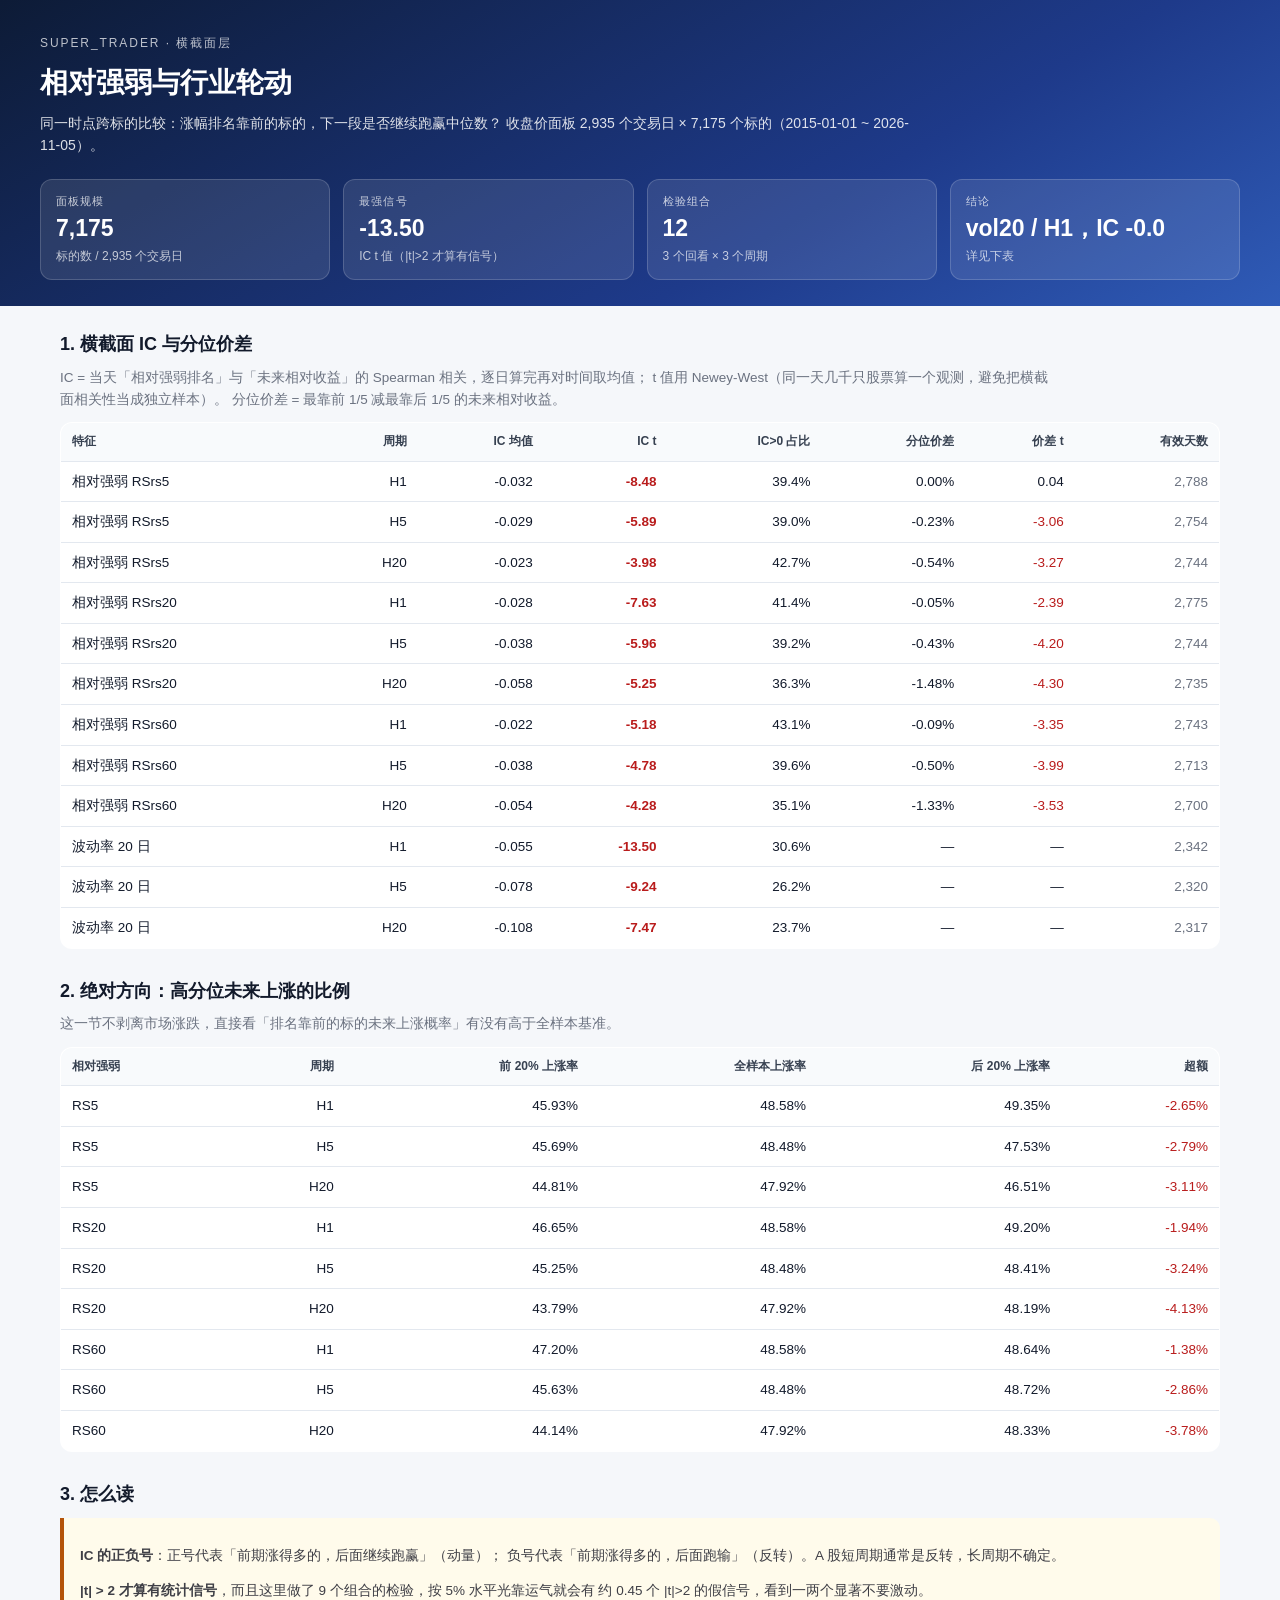
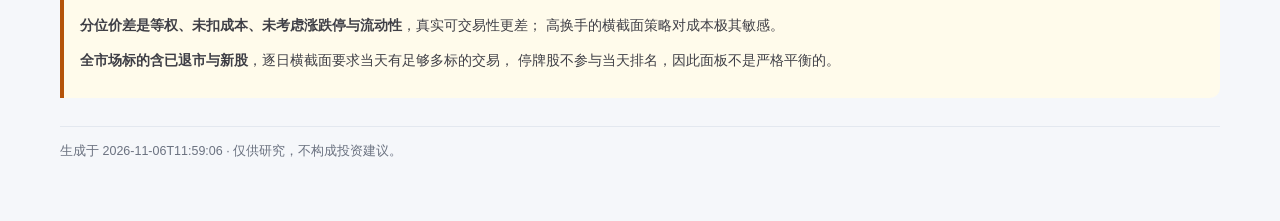
<file: reports/crosssection/report_crosssection.html>
<!DOCTYPE html>
<html lang="zh-CN"><head><meta charset="utf-8">
<meta name="viewport" content="width=device-width,initial-scale=1">
<title>Super_Trader · 横截面：相对强弱与行业轮动</title>
<style>
:root{--bg:#f5f7fa;--panel:#fff;--ink:#121a2b;--muted:#6b7280;--line:#e3e8ef;
--accent:#1e3a8a;--pos:#047857;--neg:#b91c1c}
*{box-sizing:border-box}
body{margin:0;background:var(--bg);color:var(--ink);
font:15px/1.6 -apple-system,BlinkMacSystemFont,"Segoe UI","Microsoft YaHei",sans-serif}
header{background:linear-gradient(150deg,#0d1b36,#1e3a8a 65%,#2f5bb7);color:#fff;padding:34px 40px 26px}
header .in,main{max-width:1240px;margin:0 auto}
.eyebrow{font-size:12px;letter-spacing:.16em;text-transform:uppercase;opacity:.72}
h1{margin:8px 0 6px;font-size:28px}
header p{margin:0;opacity:.86;max-width:880px;font-size:14px}
.kpis{display:grid;grid-template-columns:repeat(auto-fit,minmax(180px,1fr));gap:13px;margin-top:22px}
.kpi{background:rgba(255,255,255,.10);border:1px solid rgba(255,255,255,.17);border-radius:12px;padding:13px 15px}
.kpi-k{font-size:11px;letter-spacing:.1em;text-transform:uppercase;opacity:.75}
.kpi-v{font-size:23px;font-weight:700;font-variant-numeric:tabular-nums}
.kpi-d{font-size:12px;opacity:.72}
main{padding:24px 40px 60px}
section{margin-bottom:28px}
h2{font-size:18px;margin:0 0 10px}
.lead{color:var(--muted);font-size:13.5px;margin:-2px 0 12px;max-width:1000px}
table{width=100%;border-collapse:collapse;background:var(--panel);border:1px solid var(--line);
border-radius:12px;overflow:hidden;font-size:13.5px;width:100%}
th,td{padding:9px 11px;border-bottom:1px solid var(--line);text-align:left;white-space:nowrap}
th{background:#f8fafc;font-size:12px;color:#374151}
tr:last-child td{border-bottom:none}
.num{text-align:right;font-variant-numeric:tabular-nums}
.pos{color:var(--pos)} .neg{color:var(--neg)} .muted{color:var(--muted)}
.note{background:#fffbeb;border-left:4px solid #b45309;padding:13px 16px;border-radius:0 10px 10px 0;
font-size:13.5px;color:#3f3f46}
footer{color:var(--muted);font-size:12.5px;border-top:1px solid var(--line);padding-top:14px}
</style></head><body>
<header><div class="in">
  <div class="eyebrow">Super_Trader · 横截面层</div>
  <h1>相对强弱与行业轮动</h1>
  <p>同一时点跨标的比较：涨幅排名靠前的标的，下一段是否继续跑赢中位数？
  收盘价面板 2,935 个交易日 × 7,175 个标的（2015-01-01 ~ 2026-11-05）。</p>
  <div class="kpis">
    <div class="kpi"><div class="kpi-k">面板规模</div><div class="kpi-v">7,175</div><div class="kpi-d">标的数 / 2,935 个交易日</div></div>
    <div class="kpi"><div class="kpi-k">最强信号</div><div class="kpi-v">-13.50</div><div class="kpi-d">IC t 值（|t|&gt;2 才算有信号）</div></div>
    <div class="kpi"><div class="kpi-k">检验组合</div><div class="kpi-v">12</div><div class="kpi-d">3 个回看 × 3 个周期</div></div>
    <div class="kpi"><div class="kpi-k">结论</div><div class="kpi-v">vol20 / H1，IC -0.0</div><div class="kpi-d">详见下表</div></div>
  </div>
</div></header>
<main>
  <section>
    <h2>1. 横截面 IC 与分位价差</h2>
    <p class="lead">IC = 当天「相对强弱排名」与「未来相对收益」的 Spearman 相关，逐日算完再对时间取均值；
    t 值用 Newey-West（同一天几千只股票算一个观测，避免把横截面相关性当成独立样本）。
    分位价差 = 最靠前 1/5 减最靠后 1/5 的未来相对收益。</p>
    <table><thead><tr><th>特征</th><th class="num">周期</th><th class="num">IC 均值</th>
      <th class="num">IC t</th><th class="num">IC&gt;0 占比</th>
      <th class="num">分位价差</th><th class="num">价差 t</th><th class="num">有效天数</th></tr></thead>
      <tbody><tr>
          <td>相对强弱 RSrs5</td>
          <td class="num">H1</td>
          <td class="num">-0.032</td>
          <td class="num neg"><b>-8.48</b></td>
          <td class="num">39.4%</td>
          <td class="num">0.00%</td>
          <td class="num ">0.04</td>
          <td class="num muted">2,788</td>
        </tr><tr>
          <td>相对强弱 RSrs5</td>
          <td class="num">H5</td>
          <td class="num">-0.029</td>
          <td class="num neg"><b>-5.89</b></td>
          <td class="num">39.0%</td>
          <td class="num">-0.23%</td>
          <td class="num neg">-3.06</td>
          <td class="num muted">2,754</td>
        </tr><tr>
          <td>相对强弱 RSrs5</td>
          <td class="num">H20</td>
          <td class="num">-0.023</td>
          <td class="num neg"><b>-3.98</b></td>
          <td class="num">42.7%</td>
          <td class="num">-0.54%</td>
          <td class="num neg">-3.27</td>
          <td class="num muted">2,744</td>
        </tr><tr>
          <td>相对强弱 RSrs20</td>
          <td class="num">H1</td>
          <td class="num">-0.028</td>
          <td class="num neg"><b>-7.63</b></td>
          <td class="num">41.4%</td>
          <td class="num">-0.05%</td>
          <td class="num neg">-2.39</td>
          <td class="num muted">2,775</td>
        </tr><tr>
          <td>相对强弱 RSrs20</td>
          <td class="num">H5</td>
          <td class="num">-0.038</td>
          <td class="num neg"><b>-5.96</b></td>
          <td class="num">39.2%</td>
          <td class="num">-0.43%</td>
          <td class="num neg">-4.20</td>
          <td class="num muted">2,744</td>
        </tr><tr>
          <td>相对强弱 RSrs20</td>
          <td class="num">H20</td>
          <td class="num">-0.058</td>
          <td class="num neg"><b>-5.25</b></td>
          <td class="num">36.3%</td>
          <td class="num">-1.48%</td>
          <td class="num neg">-4.30</td>
          <td class="num muted">2,735</td>
        </tr><tr>
          <td>相对强弱 RSrs60</td>
          <td class="num">H1</td>
          <td class="num">-0.022</td>
          <td class="num neg"><b>-5.18</b></td>
          <td class="num">43.1%</td>
          <td class="num">-0.09%</td>
          <td class="num neg">-3.35</td>
          <td class="num muted">2,743</td>
        </tr><tr>
          <td>相对强弱 RSrs60</td>
          <td class="num">H5</td>
          <td class="num">-0.038</td>
          <td class="num neg"><b>-4.78</b></td>
          <td class="num">39.6%</td>
          <td class="num">-0.50%</td>
          <td class="num neg">-3.99</td>
          <td class="num muted">2,713</td>
        </tr><tr>
          <td>相对强弱 RSrs60</td>
          <td class="num">H20</td>
          <td class="num">-0.054</td>
          <td class="num neg"><b>-4.28</b></td>
          <td class="num">35.1%</td>
          <td class="num">-1.33%</td>
          <td class="num neg">-3.53</td>
          <td class="num muted">2,700</td>
        </tr><tr>
          <td>波动率 20 日</td>
          <td class="num">H1</td>
          <td class="num">-0.055</td>
          <td class="num neg"><b>-13.50</b></td>
          <td class="num">30.6%</td>
          <td class="num">—</td>
          <td class="num ">—</td>
          <td class="num muted">2,342</td>
        </tr><tr>
          <td>波动率 20 日</td>
          <td class="num">H5</td>
          <td class="num">-0.078</td>
          <td class="num neg"><b>-9.24</b></td>
          <td class="num">26.2%</td>
          <td class="num">—</td>
          <td class="num ">—</td>
          <td class="num muted">2,320</td>
        </tr><tr>
          <td>波动率 20 日</td>
          <td class="num">H20</td>
          <td class="num">-0.108</td>
          <td class="num neg"><b>-7.47</b></td>
          <td class="num">23.7%</td>
          <td class="num">—</td>
          <td class="num ">—</td>
          <td class="num muted">2,317</td>
        </tr></tbody></table>
  </section>

  <section>
    <h2>2. 绝对方向：高分位未来上涨的比例</h2>
    <p class="lead">这一节不剥离市场涨跌，直接看「排名靠前的标的未来上涨概率」有没有高于全样本基准。</p>
    <table><thead><tr><th>相对强弱</th><th class="num">周期</th><th class="num">前 20% 上涨率</th>
      <th class="num">全样本上涨率</th><th class="num">后 20% 上涨率</th><th class="num">超额</th></tr></thead>
      <tbody><tr>
          <td>RS5</td><td class="num">H1</td>
          <td class="num">45.93%</td>
          <td class="num">48.58%</td>
          <td class="num">49.35%</td>
          <td class="num neg">-2.65%</td>
        </tr><tr>
          <td>RS5</td><td class="num">H5</td>
          <td class="num">45.69%</td>
          <td class="num">48.48%</td>
          <td class="num">47.53%</td>
          <td class="num neg">-2.79%</td>
        </tr><tr>
          <td>RS5</td><td class="num">H20</td>
          <td class="num">44.81%</td>
          <td class="num">47.92%</td>
          <td class="num">46.51%</td>
          <td class="num neg">-3.11%</td>
        </tr><tr>
          <td>RS20</td><td class="num">H1</td>
          <td class="num">46.65%</td>
          <td class="num">48.58%</td>
          <td class="num">49.20%</td>
          <td class="num neg">-1.94%</td>
        </tr><tr>
          <td>RS20</td><td class="num">H5</td>
          <td class="num">45.25%</td>
          <td class="num">48.48%</td>
          <td class="num">48.41%</td>
          <td class="num neg">-3.24%</td>
        </tr><tr>
          <td>RS20</td><td class="num">H20</td>
          <td class="num">43.79%</td>
          <td class="num">47.92%</td>
          <td class="num">48.19%</td>
          <td class="num neg">-4.13%</td>
        </tr><tr>
          <td>RS60</td><td class="num">H1</td>
          <td class="num">47.20%</td>
          <td class="num">48.58%</td>
          <td class="num">48.64%</td>
          <td class="num neg">-1.38%</td>
        </tr><tr>
          <td>RS60</td><td class="num">H5</td>
          <td class="num">45.63%</td>
          <td class="num">48.48%</td>
          <td class="num">48.72%</td>
          <td class="num neg">-2.86%</td>
        </tr><tr>
          <td>RS60</td><td class="num">H20</td>
          <td class="num">44.14%</td>
          <td class="num">47.92%</td>
          <td class="num">48.33%</td>
          <td class="num neg">-3.78%</td>
        </tr></tbody></table>
  </section>

  <section>
    <h2>3. 怎么读</h2>
    <div class="note">
      <p><b>IC 的正负号</b>：正号代表「前期涨得多的，后面继续跑赢」（动量）；
      负号代表「前期涨得多的，后面跑输」（反转）。A 股短周期通常是反转，长周期不确定。</p>
      <p><b>|t| &gt; 2 才算有统计信号</b>，而且这里做了 9 个组合的检验，按 5% 水平光靠运气就会有
      约 0.45 个 |t|&gt;2 的假信号，看到一两个显著不要激动。</p>
      <p><b>分位价差是等权、未扣成本、未考虑涨跌停与流动性</b>，真实可交易性更差；
      高换手的横截面策略对成本极其敏感。</p>
      <p><b>全市场标的含已退市与新股</b>，逐日横截面要求当天有足够多标的交易，
      停牌股不参与当天排名，因此面板不是严格平衡的。</p>
    </div>
  </section>

  <footer>生成于 2026-11-06T11:59:06 · 仅供研究，不构成投资建议。</footer>
</main></body></html>
</file>
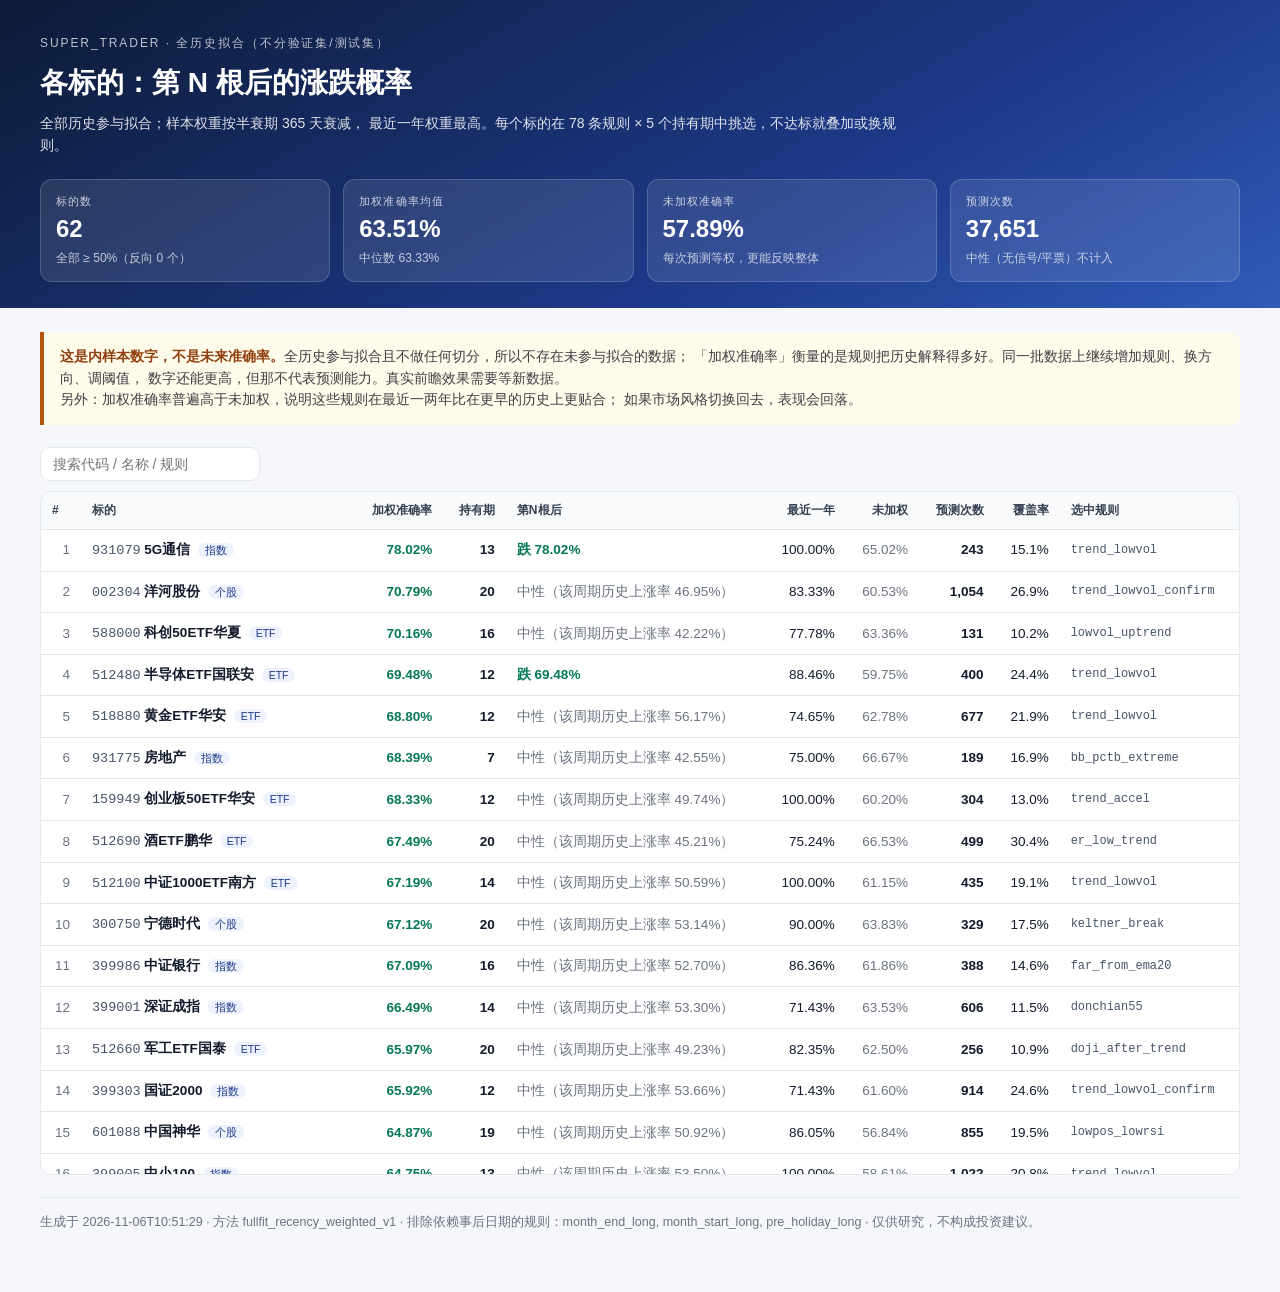
<file: reports/fullfit/ranking_mainstream62.html>
<!DOCTYPE html>
<html lang="zh-CN"><head><meta charset="utf-8">
<meta name="viewport" content="width=device-width,initial-scale=1">
<title>Super_Trader · 全历史拟合准确率</title>
<style>
:root{--bg:#f5f7fa;--panel:#fff;--ink:#121a2b;--muted:#6b7280;--line:#e3e8ef;
--accent:#1e3a8a;--pos:#047857;--warn:#b45309}
*{box-sizing:border-box}
body{margin:0;background:var(--bg);color:var(--ink);
font:15px/1.6 -apple-system,BlinkMacSystemFont,"Segoe UI","Microsoft YaHei",sans-serif}
header{background:linear-gradient(150deg,#0d1b36,#1e3a8a 65%,#2f5bb7);color:#fff;padding:34px 40px 26px}
header .in,main{max-width:1300px;margin:0 auto}
.eyebrow{font-size:12px;letter-spacing:.16em;text-transform:uppercase;opacity:.72}
h1{margin:8px 0 6px;font-size:28px}
header p{margin:0;opacity:.86;max-width:860px;font-size:14px}
.kpis{display:grid;grid-template-columns:repeat(auto-fit,minmax(175px,1fr));gap:13px;margin-top:22px}
.kpi{background:rgba(255,255,255,.10);border:1px solid rgba(255,255,255,.17);border-radius:12px;padding:13px 15px}
.kpi-k{font-size:11px;letter-spacing:.1em;text-transform:uppercase;opacity:.75}
.kpi-v{font-size:24px;font-weight:700;font-variant-numeric:tabular-nums}
.kpi-d{font-size:12px;opacity:.72}
main{padding:24px 40px 60px}
.banner{background:#fffbeb;border-left:4px solid var(--warn);padding:14px 16px;
border-radius:0 10px 10px 0;font-size:13.5px;color:#3f3f46;margin-bottom:22px}
.banner b{color:#92400e}
.controls{margin:0 0 10px;display:flex;gap:10px;align-items:center;flex-wrap:wrap}
input[type=search]{padding:8px 12px;border:1px solid var(--line);border-radius:9px;font-size:14px;min-width:220px}
.table-wrap{max-height:76vh;overflow:auto;border:1px solid var(--line);border-radius:12px;background:var(--panel)}
table{width:100%;border-collapse:collapse;font-size:13.5px}
th,td{padding:9px 11px;border-bottom:1px solid var(--line);text-align:left;white-space:nowrap}
thead th{position:sticky;top:0;background:#f8fafc;font-size:12px;color:#374151;z-index:2}
tbody tr:hover{background:#f8faff}
.num{text-align:right;font-variant-numeric:tabular-nums}
.mono{font-family:ui-monospace,SFMono-Regular,Consolas,monospace;color:#475569}
.muted{color:var(--muted)} .pos{color:var(--pos)} .warn{color:var(--warn);font-size:11px}
.dir{font-weight:700} .dir.up{color:#b91c1c} .dir.down{color:#047857} .dir.flat{color:var(--muted);font-weight:400}
.tag{font-size:10.5px;background:#eef2ff;color:var(--accent);padding:1px 7px;border-radius:999px;margin-left:4px}
footer{color:var(--muted);font-size:12.5px;border-top:1px solid var(--line);padding-top:14px;margin-top:22px}
</style></head><body>
<header><div class="in">
  <div class="eyebrow">Super_Trader · 全历史拟合（不分验证集/测试集）</div>
  <h1>各标的：第 N 根后的涨跌概率</h1>
  <p>全部历史参与拟合；样本权重按半衰期 365 天衰减，
  最近一年权重最高。每个标的在 78 条规则 × 5 个持有期中挑选，不达标就叠加或换规则。</p>
  <div class="kpis">
    <div class="kpi"><div class="kpi-k">标的数</div><div class="kpi-v">62</div>
      <div class="kpi-d">全部 ≥ 50%（反向 0 个）</div></div>
    <div class="kpi"><div class="kpi-k">加权准确率均值</div><div class="kpi-v">63.51%</div>
      <div class="kpi-d">中位数 63.33%</div></div>
    <div class="kpi"><div class="kpi-k">未加权准确率</div><div class="kpi-v">57.89%</div>
      <div class="kpi-d">每次预测等权，更能反映整体</div></div>
    <div class="kpi"><div class="kpi-k">预测次数</div><div class="kpi-v">37,651</div>
      <div class="kpi-d">中性（无信号/平票）不计入</div></div>
  </div>
</div></header>
<main>
  <div class="banner">
    <b>这是内样本数字，不是未来准确率。</b>全历史参与拟合且不做任何切分，所以不存在未参与拟合的数据；
    「加权准确率」衡量的是规则把历史解释得多好。同一批数据上继续增加规则、换方向、调阈值，
    数字还能更高，但那不代表预测能力。真实前瞻效果需要等新数据。<br>
    另外：加权准确率普遍高于未加权，说明这些规则在最近一两年比在更早的历史上更贴合；
    如果市场风格切换回去，表现会回落。
  </div>
  <div class="controls">
    <input type="search" id="q" placeholder="搜索代码 / 名称 / 规则">
    <span class="muted" id="status" style="font-size:12.5px"></span>
  </div>
  <div class="table-wrap"><table id="t">
    <thead><tr><th>#</th><th>标的</th><th class="num">加权准确率</th>
      <th class="num">持有期</th><th>第N根后</th>
      <th class="num">最近一年</th><th class="num">未加权</th>
      <th class="num">预测次数</th><th class="num">覆盖率</th><th>选中规则</th></tr></thead>
    <tbody><tr data-acc="0.780228077441007" data-n="243">
          <td class="num muted">1</td>
          <td><span class="mono">931079</span> <b>5G通信</b>
              <span class="tag">指数</span></td>
          <td class="num acc"><b class="pos">78.02%</b></td>
          <td class="num"><b>13</b></td>
          <td class="dir down">跌 78.02%</td>
          <td class="num">100.00%</td>
          <td class="num muted">65.02%</td>
          <td class="num"><b>243</b></td>
          <td class="num">15.1%</td>
          <td class="mono" style="font-size:12px">trend_lowvol</td>
        </tr><tr data-acc="0.7078654815540293" data-n="1054">
          <td class="num muted">2</td>
          <td><span class="mono">002304</span> <b>洋河股份</b>
              <span class="tag">个股</span></td>
          <td class="num acc"><b class="pos">70.79%</b></td>
          <td class="num"><b>20</b></td>
          <td class="dir flat">中性（该周期历史上涨率 46.95%）</td>
          <td class="num">83.33%</td>
          <td class="num muted">60.53%</td>
          <td class="num"><b>1,054</b></td>
          <td class="num">26.9%</td>
          <td class="mono" style="font-size:12px">trend_lowvol_confirm</td>
        </tr><tr data-acc="0.7016116884638114" data-n="131">
          <td class="num muted">3</td>
          <td><span class="mono">588000</span> <b>科创50ETF华夏</b>
              <span class="tag">ETF</span></td>
          <td class="num acc"><b class="pos">70.16%</b></td>
          <td class="num"><b>16</b></td>
          <td class="dir flat">中性（该周期历史上涨率 42.22%）</td>
          <td class="num">77.78%</td>
          <td class="num muted">63.36%</td>
          <td class="num"><b>131</b></td>
          <td class="num">10.2%</td>
          <td class="mono" style="font-size:12px">lowvol_uptrend</td>
        </tr><tr data-acc="0.694771757229117" data-n="400">
          <td class="num muted">4</td>
          <td><span class="mono">512480</span> <b>半导体ETF国联安</b>
              <span class="tag">ETF</span></td>
          <td class="num acc"><b class="pos">69.48%</b></td>
          <td class="num"><b>12</b></td>
          <td class="dir down">跌 69.48%</td>
          <td class="num">88.46%</td>
          <td class="num muted">59.75%</td>
          <td class="num"><b>400</b></td>
          <td class="num">24.4%</td>
          <td class="mono" style="font-size:12px">trend_lowvol</td>
        </tr><tr data-acc="0.687963361929679" data-n="677">
          <td class="num muted">5</td>
          <td><span class="mono">518880</span> <b>黄金ETF华安</b>
              <span class="tag">ETF</span></td>
          <td class="num acc"><b class="pos">68.80%</b></td>
          <td class="num"><b>12</b></td>
          <td class="dir flat">中性（该周期历史上涨率 56.17%）</td>
          <td class="num">74.65%</td>
          <td class="num muted">62.78%</td>
          <td class="num"><b>677</b></td>
          <td class="num">21.9%</td>
          <td class="mono" style="font-size:12px">trend_lowvol</td>
        </tr><tr data-acc="0.6839423997499997" data-n="189">
          <td class="num muted">6</td>
          <td><span class="mono">931775</span> <b>房地产</b>
              <span class="tag">指数</span></td>
          <td class="num acc"><b class="pos">68.39%</b></td>
          <td class="num"><b>7</b></td>
          <td class="dir flat">中性（该周期历史上涨率 42.55%）</td>
          <td class="num">75.00%</td>
          <td class="num muted">66.67%</td>
          <td class="num"><b>189</b></td>
          <td class="num">16.9%</td>
          <td class="mono" style="font-size:12px">bb_pctb_extreme</td>
        </tr><tr data-acc="0.6832723115914788" data-n="304">
          <td class="num muted">7</td>
          <td><span class="mono">159949</span> <b>创业板50ETF华安</b>
              <span class="tag">ETF</span></td>
          <td class="num acc"><b class="pos">68.33%</b></td>
          <td class="num"><b>12</b></td>
          <td class="dir flat">中性（该周期历史上涨率 49.74%）</td>
          <td class="num">100.00%</td>
          <td class="num muted">60.20%</td>
          <td class="num"><b>304</b></td>
          <td class="num">13.0%</td>
          <td class="mono" style="font-size:12px">trend_accel</td>
        </tr><tr data-acc="0.6748613565518243" data-n="499">
          <td class="num muted">8</td>
          <td><span class="mono">512690</span> <b>酒ETF鹏华</b>
              <span class="tag">ETF</span></td>
          <td class="num acc"><b class="pos">67.49%</b></td>
          <td class="num"><b>20</b></td>
          <td class="dir flat">中性（该周期历史上涨率 45.21%）</td>
          <td class="num">75.24%</td>
          <td class="num muted">66.53%</td>
          <td class="num"><b>499</b></td>
          <td class="num">30.4%</td>
          <td class="mono" style="font-size:12px">er_low_trend</td>
        </tr><tr data-acc="0.671893758228865" data-n="435">
          <td class="num muted">9</td>
          <td><span class="mono">512100</span> <b>中证1000ETF南方</b>
              <span class="tag">ETF</span></td>
          <td class="num acc"><b class="pos">67.19%</b></td>
          <td class="num"><b>14</b></td>
          <td class="dir flat">中性（该周期历史上涨率 50.59%）</td>
          <td class="num">100.00%</td>
          <td class="num muted">61.15%</td>
          <td class="num"><b>435</b></td>
          <td class="num">19.1%</td>
          <td class="mono" style="font-size:12px">trend_lowvol</td>
        </tr><tr data-acc="0.6712227951238695" data-n="329">
          <td class="num muted">10</td>
          <td><span class="mono">300750</span> <b>宁德时代</b>
              <span class="tag">个股</span></td>
          <td class="num acc"><b class="pos">67.12%</b></td>
          <td class="num"><b>20</b></td>
          <td class="dir flat">中性（该周期历史上涨率 53.14%）</td>
          <td class="num">90.00%</td>
          <td class="num muted">63.83%</td>
          <td class="num"><b>329</b></td>
          <td class="num">17.5%</td>
          <td class="mono" style="font-size:12px">keltner_break</td>
        </tr><tr data-acc="0.6708554229458495" data-n="388">
          <td class="num muted">11</td>
          <td><span class="mono">399986</span> <b>中证银行</b>
              <span class="tag">指数</span></td>
          <td class="num acc"><b class="pos">67.09%</b></td>
          <td class="num"><b>16</b></td>
          <td class="dir flat">中性（该周期历史上涨率 52.70%）</td>
          <td class="num">86.36%</td>
          <td class="num muted">61.86%</td>
          <td class="num"><b>388</b></td>
          <td class="num">14.6%</td>
          <td class="mono" style="font-size:12px">far_from_ema20</td>
        </tr><tr data-acc="0.6649167297656671" data-n="606">
          <td class="num muted">12</td>
          <td><span class="mono">399001</span> <b>深证成指</b>
              <span class="tag">指数</span></td>
          <td class="num acc"><b class="pos">66.49%</b></td>
          <td class="num"><b>14</b></td>
          <td class="dir flat">中性（该周期历史上涨率 53.30%）</td>
          <td class="num">71.43%</td>
          <td class="num muted">63.53%</td>
          <td class="num"><b>606</b></td>
          <td class="num">11.5%</td>
          <td class="mono" style="font-size:12px">donchian55</td>
        </tr><tr data-acc="0.6597309941064387" data-n="256">
          <td class="num muted">13</td>
          <td><span class="mono">512660</span> <b>军工ETF国泰</b>
              <span class="tag">ETF</span></td>
          <td class="num acc"><b class="pos">65.97%</b></td>
          <td class="num"><b>20</b></td>
          <td class="dir flat">中性（该周期历史上涨率 49.23%）</td>
          <td class="num">82.35%</td>
          <td class="num muted">62.50%</td>
          <td class="num"><b>256</b></td>
          <td class="num">10.9%</td>
          <td class="mono" style="font-size:12px">doji_after_trend</td>
        </tr><tr data-acc="0.6592030538663229" data-n="914">
          <td class="num muted">14</td>
          <td><span class="mono">399303</span> <b>国证2000</b>
              <span class="tag">指数</span></td>
          <td class="num acc"><b class="pos">65.92%</b></td>
          <td class="num"><b>12</b></td>
          <td class="dir flat">中性（该周期历史上涨率 53.66%）</td>
          <td class="num">71.43%</td>
          <td class="num muted">61.60%</td>
          <td class="num"><b>914</b></td>
          <td class="num">24.6%</td>
          <td class="mono" style="font-size:12px">trend_lowvol_confirm</td>
        </tr><tr data-acc="0.6487441777648294" data-n="855">
          <td class="num muted">15</td>
          <td><span class="mono">601088</span> <b>中国神华</b>
              <span class="tag">个股</span></td>
          <td class="num acc"><b class="pos">64.87%</b></td>
          <td class="num"><b>19</b></td>
          <td class="dir flat">中性（该周期历史上涨率 50.92%）</td>
          <td class="num">86.05%</td>
          <td class="num muted">56.84%</td>
          <td class="num"><b>855</b></td>
          <td class="num">19.5%</td>
          <td class="mono" style="font-size:12px">lowpos_lowrsi</td>
        </tr><tr data-acc="0.6474877937811121" data-n="1022">
          <td class="num muted">16</td>
          <td><span class="mono">399005</span> <b>中小100</b>
              <span class="tag">指数</span></td>
          <td class="num acc"><b class="pos">64.75%</b></td>
          <td class="num"><b>13</b></td>
          <td class="dir flat">中性（该周期历史上涨率 53.50%）</td>
          <td class="num">100.00%</td>
          <td class="num muted">58.61%</td>
          <td class="num"><b>1,022</b></td>
          <td class="num">20.8%</td>
          <td class="mono" style="font-size:12px">trend_lowvol</td>
        </tr><tr data-acc="0.6469024700508486" data-n="646">
          <td class="num muted">17</td>
          <td><span class="mono">399417</span> <b>新能源车</b>
              <span class="tag">指数</span></td>
          <td class="num acc"><b class="pos">64.69%</b></td>
          <td class="num"><b>20</b></td>
          <td class="dir flat">中性（该周期历史上涨率 49.18%）</td>
          <td class="num">61.29%</td>
          <td class="num muted">63.16%</td>
          <td class="num"><b>646</b></td>
          <td class="num">23.1%</td>
          <td class="mono" style="font-size:12px">keltner_break</td>
        </tr><tr data-acc="0.6468960471246277" data-n="636">
          <td class="num muted">18</td>
          <td><span class="mono">399006</span> <b>创业板指</b>
              <span class="tag">指数</span></td>
          <td class="num acc"><b class="pos">64.69%</b></td>
          <td class="num"><b>11</b></td>
          <td class="dir flat">中性（该周期历史上涨率 51.92%）</td>
          <td class="num">100.00%</td>
          <td class="num muted">60.38%</td>
          <td class="num"><b>636</b></td>
          <td class="num">16.5%</td>
          <td class="mono" style="font-size:12px">trend_accel</td>
        </tr><tr data-acc="0.6448840161175655" data-n="353">
          <td class="num muted">19</td>
          <td><span class="mono">000688</span> <b>科创50</b>
              <span class="tag">指数</span></td>
          <td class="num acc"><b class="pos">64.49%</b></td>
          <td class="num"><b>5</b></td>
          <td class="dir down">跌 64.49%</td>
          <td class="num">80.49%</td>
          <td class="num muted">56.94%</td>
          <td class="num"><b>353</b></td>
          <td class="num">23.0%</td>
          <td class="mono" style="font-size:12px">trend_lowvol</td>
        </tr><tr data-acc="0.6443250843896298" data-n="553">
          <td class="num muted">20</td>
          <td><span class="mono">000333</span> <b>美的集团</b>
              <span class="tag">个股</span></td>
          <td class="num acc"><b class="pos">64.43%</b></td>
          <td class="num"><b>16</b></td>
          <td class="dir flat">中性（该周期历史上涨率 55.53%）</td>
          <td class="num">80.00%</td>
          <td class="num muted">56.06%</td>
          <td class="num"><b>553</b></td>
          <td class="num">18.7%</td>
          <td class="mono" style="font-size:12px">lowpos_lowrsi</td>
        </tr><tr data-acc="0.641901125134128" data-n="359">
          <td class="num muted">21</td>
          <td><span class="mono">000813</span> <b>细分化工</b>
              <span class="tag">指数</span></td>
          <td class="num acc"><b class="pos">64.19%</b></td>
          <td class="num"><b>18</b></td>
          <td class="dir flat">中性（该周期历史上涨率 52.85%）</td>
          <td class="num">59.26%</td>
          <td class="num muted">63.79%</td>
          <td class="num"><b>359</b></td>
          <td class="num">10.6%</td>
          <td class="mono" style="font-size:12px">breakout_near_level</td>
        </tr><tr data-acc="0.6410325934926259" data-n="148">
          <td class="num muted">22</td>
          <td><span class="mono">515790</span> <b>光伏ETF华泰柏瑞</b>
              <span class="tag">ETF</span></td>
          <td class="num acc"><b class="pos">64.10%</b></td>
          <td class="num"><b>20</b></td>
          <td class="dir flat">中性（该周期历史上涨率 42.21%）</td>
          <td class="num">62.07%</td>
          <td class="num muted">62.84%</td>
          <td class="num"><b>148</b></td>
          <td class="num">11.5%</td>
          <td class="mono" style="font-size:12px">consec_dn3_follow</td>
        </tr><tr data-acc="0.6406331444426997" data-n="548">
          <td class="num muted">23</td>
          <td><span class="mono">159915</span> <b>创业板ETF易方达</b>
              <span class="tag">ETF</span></td>
          <td class="num acc"><b class="pos">64.06%</b></td>
          <td class="num"><b>12</b></td>
          <td class="dir flat">中性（该周期历史上涨率 52.73%）</td>
          <td class="num">100.00%</td>
          <td class="num muted">59.85%</td>
          <td class="num"><b>548</b></td>
          <td class="num">15.9%</td>
          <td class="mono" style="font-size:12px">trend_accel</td>
        </tr><tr data-acc="0.6392368603615594" data-n="738">
          <td class="num muted">24</td>
          <td><span class="mono">000300</span> <b>沪深300</b>
              <span class="tag">指数</span></td>
          <td class="num acc"><b class="pos">63.92%</b></td>
          <td class="num"><b>20</b></td>
          <td class="dir flat">中性（该周期历史上涨率 53.28%）</td>
          <td class="num">70.00%</td>
          <td class="num muted">62.74%</td>
          <td class="num"><b>738</b></td>
          <td class="num">14.3%</td>
          <td class="mono" style="font-size:12px">consec_up3_follow</td>
        </tr><tr data-acc="0.6384899689865335" data-n="251">
          <td class="num muted">25</td>
          <td><span class="mono">513050</span> <b>中概互联网ETF易方达</b>
              <span class="tag">ETF</span></td>
          <td class="num acc"><b class="pos">63.85%</b></td>
          <td class="num"><b>19</b></td>
          <td class="dir flat">中性（该周期历史上涨率 46.43%）</td>
          <td class="num">85.71%</td>
          <td class="num muted">56.18%</td>
          <td class="num"><b>251</b></td>
          <td class="num">11.2%</td>
          <td class="mono" style="font-size:12px">consec_dn3_follow</td>
        </tr><tr data-acc="0.6381511110154906" data-n="1181">
          <td class="num muted">26</td>
          <td><span class="mono">000905</span> <b>中证500</b>
              <span class="tag">指数</span></td>
          <td class="num acc"><b class="pos">63.82%</b></td>
          <td class="num"><b>13</b></td>
          <td class="dir flat">中性（该周期历史上涨率 55.24%）</td>
          <td class="num">100.00%</td>
          <td class="num muted">57.41%</td>
          <td class="num"><b>1,181</b></td>
          <td class="num">22.8%</td>
          <td class="mono" style="font-size:12px">trend_lowvol</td>
        </tr><tr data-acc="0.6376303522657674" data-n="758">
          <td class="num muted">27</td>
          <td><span class="mono">510500</span> <b>中证500ETF南方</b>
              <span class="tag">ETF</span></td>
          <td class="num acc"><b class="pos">63.76%</b></td>
          <td class="num"><b>13</b></td>
          <td class="dir flat">中性（该周期历史上涨率 54.17%）</td>
          <td class="num">100.00%</td>
          <td class="num muted">53.69%</td>
          <td class="num"><b>758</b></td>
          <td class="num">24.1%</td>
          <td class="mono" style="font-size:12px">trend_lowvol</td>
        </tr><tr data-acc="0.6360269339480231" data-n="538">
          <td class="num muted">28</td>
          <td><span class="mono">399997</span> <b>中证白酒</b>
              <span class="tag">指数</span></td>
          <td class="num acc"><b class="pos">63.60%</b></td>
          <td class="num"><b>20</b></td>
          <td class="dir flat">中性（该周期历史上涨率 51.77%）</td>
          <td class="num">80.43%</td>
          <td class="num muted">53.72%</td>
          <td class="num"><b>538</b></td>
          <td class="num">12.8%</td>
          <td class="mono" style="font-size:12px">consec_dn3_follow</td>
        </tr><tr data-acc="0.6356397839736293" data-n="909">
          <td class="num muted">29</td>
          <td><span class="mono">399998</span> <b>中证煤炭</b>
              <span class="tag">指数</span></td>
          <td class="num acc"><b class="pos">63.56%</b></td>
          <td class="num"><b>19</b></td>
          <td class="dir up">涨 63.56%</td>
          <td class="num">89.13%</td>
          <td class="num muted">56.99%</td>
          <td class="num"><b>909</b></td>
          <td class="num">21.7%</td>
          <td class="mono" style="font-size:12px">lowpos_lowrsi</td>
        </tr><tr data-acc="0.6356345399945957" data-n="513">
          <td class="num muted">30</td>
          <td><span class="mono">002415</span> <b>海康威视</b>
              <span class="tag">个股</span></td>
          <td class="num acc"><b class="pos">63.56%</b></td>
          <td class="num"><b>17</b></td>
          <td class="dir flat">中性（该周期历史上涨率 53.26%）</td>
          <td class="num">79.55%</td>
          <td class="num muted">55.75%</td>
          <td class="num"><b>513</b></td>
          <td class="num">13.8%</td>
          <td class="mono" style="font-size:12px">doji_after_trend</td>
        </tr><tr data-acc="0.634289233743672" data-n="530">
          <td class="num muted">31</td>
          <td><span class="mono">000852</span> <b>中证1000</b>
              <span class="tag">指数</span></td>
          <td class="num acc"><b class="pos">63.43%</b></td>
          <td class="num"><b>2</b></td>
          <td class="dir flat">中性（该周期历史上涨率 54.97%）</td>
          <td class="num">66.67%</td>
          <td class="num muted">63.02%</td>
          <td class="num"><b>530</b></td>
          <td class="num">10.2%</td>
          <td class="mono" style="font-size:12px">three_soldiers</td>
        </tr><tr data-acc="0.6322398273056791" data-n="396">
          <td class="num muted">32</td>
          <td><span class="mono">510300</span> <b>沪深300ETF华泰柏瑞</b>
              <span class="tag">ETF</span></td>
          <td class="num acc"><b class="pos">63.22%</b></td>
          <td class="num"><b>15</b></td>
          <td class="dir up">涨 63.22%</td>
          <td class="num">58.33%</td>
          <td class="num muted">61.11%</td>
          <td class="num"><b>396</b></td>
          <td class="num">11.7%</td>
          <td class="mono" style="font-size:12px">consec_up3_follow</td>
        </tr><tr data-acc="0.6314810311750035" data-n="674">
          <td class="num muted">33</td>
          <td><span class="mono">002594</span> <b>比亚迪</b>
              <span class="tag">个股</span></td>
          <td class="num acc"><b class="pos">63.15%</b></td>
          <td class="num"><b>7</b></td>
          <td class="dir flat">中性（该周期历史上涨率 49.32%）</td>
          <td class="num">67.57%</td>
          <td class="num muted">56.53%</td>
          <td class="num"><b>674</b></td>
          <td class="num">18.8%</td>
          <td class="mono" style="font-size:12px">squeeze_dir_break</td>
        </tr><tr data-acc="0.6306775108902423" data-n="452">
          <td class="num muted">34</td>
          <td><span class="mono">601857</span> <b>中国石油</b>
              <span class="tag">个股</span></td>
          <td class="num acc"><b class="pos">63.07%</b></td>
          <td class="num"><b>20</b></td>
          <td class="dir flat">中性（该周期历史上涨率 46.07%）</td>
          <td class="num">82.14%</td>
          <td class="num muted">54.20%</td>
          <td class="num"><b>452</b></td>
          <td class="num">10.1%</td>
          <td class="mono" style="font-size:12px">rsi14_extreme</td>
        </tr><tr data-acc="0.6306291814799452" data-n="730">
          <td class="num muted">35</td>
          <td><span class="mono">399975</span> <b>证券公司</b>
              <span class="tag">指数</span></td>
          <td class="num acc"><b class="pos">63.06%</b></td>
          <td class="num"><b>13</b></td>
          <td class="dir up">涨 63.06%</td>
          <td class="num">76.67%</td>
          <td class="num muted">61.37%</td>
          <td class="num"><b>730</b></td>
          <td class="num">27.5%</td>
          <td class="mono" style="font-size:12px">trend_stall</td>
        </tr><tr data-acc="0.6292159347504765" data-n="724">
          <td class="num muted">36</td>
          <td><span class="mono">601668</span> <b>中国建筑</b>
              <span class="tag">个股</span></td>
          <td class="num acc"><b class="pos">62.92%</b></td>
          <td class="num"><b>9</b></td>
          <td class="dir flat">中性（该周期历史上涨率 46.62%）</td>
          <td class="num">94.44%</td>
          <td class="num muted">56.77%</td>
          <td class="num"><b>724</b></td>
          <td class="num">17.9%</td>
          <td class="mono" style="font-size:12px">squeeze_dir_break</td>
        </tr><tr data-acc="0.6281774388295437" data-n="641">
          <td class="num muted">37</td>
          <td><span class="mono">512880</span> <b>证券ETF国泰</b>
              <span class="tag">ETF</span></td>
          <td class="num acc"><b class="pos">62.82%</b></td>
          <td class="num"><b>13</b></td>
          <td class="dir up">涨 62.82%</td>
          <td class="num">75.41%</td>
          <td class="num muted">61.47%</td>
          <td class="num"><b>641</b></td>
          <td class="num">27.2%</td>
          <td class="mono" style="font-size:12px">trend_stall</td>
        </tr><tr data-acc="0.623312647225313" data-n="540">
          <td class="num muted">38</td>
          <td><span class="mono">601988</span> <b>中国银行</b>
              <span class="tag">个股</span></td>
          <td class="num acc"><b class="pos">62.33%</b></td>
          <td class="num"><b>8</b></td>
          <td class="dir flat">中性（该周期历史上涨率 48.36%）</td>
          <td class="num">71.88%</td>
          <td class="num muted">57.78%</td>
          <td class="num"><b>540</b></td>
          <td class="num">11.3%</td>
          <td class="mono" style="font-size:12px">far_from_ema20</td>
        </tr><tr data-acc="0.6229505985945751" data-n="520">
          <td class="num muted">39</td>
          <td><span class="mono">000001</span> <b>平安银行</b>
              <span class="tag">个股</span></td>
          <td class="num acc"><b class="pos">62.30%</b></td>
          <td class="num"><b>10</b></td>
          <td class="dir flat">中性（该周期历史上涨率 50.15%）</td>
          <td class="num">100.00%</td>
          <td class="num muted">56.54%</td>
          <td class="num"><b>520</b></td>
          <td class="num">10.2%</td>
          <td class="mono" style="font-size:12px">rsi14_extreme</td>
        </tr><tr data-acc="0.6207451790682341" data-n="471">
          <td class="num muted">40</td>
          <td><span class="mono">000922</span> <b>中证红利</b>
              <span class="tag">指数</span></td>
          <td class="num acc"><b class="pos">62.07%</b></td>
          <td class="num"><b>16</b></td>
          <td class="dir flat">中性（该周期历史上涨率 54.21%）</td>
          <td class="num">84.62%</td>
          <td class="num muted">54.56%</td>
          <td class="num"><b>471</b></td>
          <td class="num">11.0%</td>
          <td class="mono" style="font-size:12px">rsi14_extreme</td>
        </tr><tr data-acc="0.6207064845520736" data-n="402">
          <td class="num muted">41</td>
          <td><span class="mono">399396</span> <b>国证食品</b>
              <span class="tag">指数</span></td>
          <td class="num acc"><b class="pos">62.07%</b></td>
          <td class="num"><b>20</b></td>
          <td class="dir flat">中性（该周期历史上涨率 52.59%）</td>
          <td class="num">79.49%</td>
          <td class="num muted">51.99%</td>
          <td class="num"><b>402</b></td>
          <td class="num">12.3%</td>
          <td class="mono" style="font-size:12px">consec_dn3_follow</td>
        </tr><tr data-acc="0.6199486115670855" data-n="331">
          <td class="num muted">42</td>
          <td><span class="mono">399440</span> <b>国证钢铁</b>
              <span class="tag">指数</span></td>
          <td class="num acc"><b class="pos">61.99%</b></td>
          <td class="num"><b>12</b></td>
          <td class="dir flat">中性（该周期历史上涨率 49.27%）</td>
          <td class="num">85.29%</td>
          <td class="num muted">50.15%</td>
          <td class="num"><b>331</b></td>
          <td class="num">12.1%</td>
          <td class="mono" style="font-size:12px">consec_dn3_follow</td>
        </tr><tr data-acc="0.619896274713011" data-n="583">
          <td class="num muted">43</td>
          <td><span class="mono">600030</span> <b>中信证券</b>
              <span class="tag">个股</span></td>
          <td class="num acc"><b class="pos">61.99%</b></td>
          <td class="num"><b>20</b></td>
          <td class="dir flat">中性（该周期历史上涨率 50.33%）</td>
          <td class="num">73.68%</td>
          <td class="num muted">60.21%</td>
          <td class="num"><b>583</b></td>
          <td class="num">11.4%</td>
          <td class="mono" style="font-size:12px">rsi14_extreme</td>
        </tr><tr data-acc="0.6194407968186996" data-n="558">
          <td class="num muted">44</td>
          <td><span class="mono">399967</span> <b>中证军工</b>
              <span class="tag">指数</span></td>
          <td class="num acc"><b class="pos">61.94%</b></td>
          <td class="num"><b>20</b></td>
          <td class="dir flat">中性（该周期历史上涨率 49.45%）</td>
          <td class="num">70.00%</td>
          <td class="num muted">55.91%</td>
          <td class="num"><b>558</b></td>
          <td class="num">19.1%</td>
          <td class="mono" style="font-size:12px">far_from_ema20</td>
        </tr><tr data-acc="0.6190251925362371" data-n="617">
          <td class="num muted">45</td>
          <td><span class="mono">000858</span> <b>五粮液</b>
              <span class="tag">个股</span></td>
          <td class="num acc"><b class="pos">61.90%</b></td>
          <td class="num"><b>20</b></td>
          <td class="dir flat">中性（该周期历史上涨率 51.27%）</td>
          <td class="num">75.56%</td>
          <td class="num muted">53.81%</td>
          <td class="num"><b>617</b></td>
          <td class="num">12.1%</td>
          <td class="mono" style="font-size:12px">consec_dn3_follow</td>
        </tr><tr data-acc="0.6182642136772512" data-n="358">
          <td class="num muted">46</td>
          <td><span class="mono">601012</span> <b>隆基绿能</b>
              <span class="tag">个股</span></td>
          <td class="num acc"><b class="pos">61.83%</b></td>
          <td class="num"><b>5</b></td>
          <td class="dir down">跌 61.83%</td>
          <td class="num">81.25%</td>
          <td class="num muted">53.35%</td>
          <td class="num"><b>358</b></td>
          <td class="num">10.7%</td>
          <td class="mono" style="font-size:12px">consec_up3_fade</td>
        </tr><tr data-acc="0.6174510808768953" data-n="769">
          <td class="num muted">47</td>
          <td><span class="mono">000001</span> <b>上证指数</b>
              <span class="tag">指数</span></td>
          <td class="num acc"><b class="pos">61.75%</b></td>
          <td class="num"><b>15</b></td>
          <td class="dir flat">中性（该周期历史上涨率 53.61%）</td>
          <td class="num">66.67%</td>
          <td class="num muted">59.95%</td>
          <td class="num"><b>769</b></td>
          <td class="num">14.5%</td>
          <td class="mono" style="font-size:12px">consec_up3_follow</td>
        </tr><tr data-acc="0.6119198321930568" data-n="1178">
          <td class="num muted">48</td>
          <td><span class="mono">300059</span> <b>东方财富</b>
              <span class="tag">个股</span></td>
          <td class="num acc"><b class="pos">61.19%</b></td>
          <td class="num"><b>17</b></td>
          <td class="dir flat">中性（该周期历史上涨率 47.57%）</td>
          <td class="num">79.80%</td>
          <td class="num muted">54.75%</td>
          <td class="num"><b>1,178</b></td>
          <td class="num">31.6%</td>
          <td class="mono" style="font-size:12px">trend_lowvol</td>
        </tr><tr data-acc="0.6101535216849878" data-n="534">
          <td class="num muted">49</td>
          <td><span class="mono">600276</span> <b>恒瑞医药</b>
              <span class="tag">个股</span></td>
          <td class="num acc"><b class="pos">61.02%</b></td>
          <td class="num"><b>9</b></td>
          <td class="dir flat">中性（该周期历史上涨率 54.96%）</td>
          <td class="num">54.17%</td>
          <td class="num muted">62.55%</td>
          <td class="num"><b>534</b></td>
          <td class="num">10.4%</td>
          <td class="mono" style="font-size:12px">consec_dn3_fade</td>
        </tr><tr data-acc="0.6067647408319302" data-n="852">
          <td class="num muted">50</td>
          <td><span class="mono">600900</span> <b>长江电力</b>
              <span class="tag">个股</span></td>
          <td class="num acc"><b class="pos">60.68%</b></td>
          <td class="num"><b>17</b></td>
          <td class="dir flat">中性（该周期历史上涨率 53.26%）</td>
          <td class="num">56.25%</td>
          <td class="num muted">60.92%</td>
          <td class="num"><b>852</b></td>
          <td class="num">17.7%</td>
          <td class="mono" style="font-size:12px">squeeze_dir_break</td>
        </tr><tr data-acc="0.6067268153366531" data-n="789">
          <td class="num muted">51</td>
          <td><span class="mono">600519</span> <b>贵州茅台</b>
              <span class="tag">个股</span></td>
          <td class="num acc"><b class="pos">60.67%</b></td>
          <td class="num"><b>8</b></td>
          <td class="dir up">涨 60.67%</td>
          <td class="num">85.37%</td>
          <td class="num muted">55.13%</td>
          <td class="num"><b>789</b></td>
          <td class="num">15.2%</td>
          <td class="mono" style="font-size:12px">trend_accel</td>
        </tr><tr data-acc="0.6017673584217129" data-n="960">
          <td class="num muted">52</td>
          <td><span class="mono">000819</span> <b>有色金属</b>
              <span class="tag">指数</span></td>
          <td class="num acc"><b class="pos">60.18%</b></td>
          <td class="num"><b>10</b></td>
          <td class="dir flat">中性（该周期历史上涨率 51.53%）</td>
          <td class="num">63.64%</td>
          <td class="num muted">52.81%</td>
          <td class="num"><b>960</b></td>
          <td class="num">28.3%</td>
          <td class="mono" style="font-size:12px">weak_highvol_break</td>
        </tr><tr data-acc="0.5989616365295235" data-n="1215">
          <td class="num muted">53</td>
          <td><span class="mono">000651</span> <b>格力电器</b>
              <span class="tag">个股</span></td>
          <td class="num acc"><b class="">59.90%</b></td>
          <td class="num"><b>18</b></td>
          <td class="dir up">涨 59.90%</td>
          <td class="num">66.10%</td>
          <td class="num muted">55.23%</td>
          <td class="num"><b>1,215</b></td>
          <td class="num">24.5%</td>
          <td class="mono" style="font-size:12px">trend_stall</td>
        </tr><tr data-acc="0.5971858229596616" data-n="599">
          <td class="num muted">54</td>
          <td><span class="mono">600036</span> <b>招商银行</b>
              <span class="tag">个股</span></td>
          <td class="num acc"><b class="">59.72%</b></td>
          <td class="num"><b>18</b></td>
          <td class="dir flat">中性（该周期历史上涨率 52.63%）</td>
          <td class="num">75.00%</td>
          <td class="num muted">55.93%</td>
          <td class="num"><b>599</b></td>
          <td class="num">11.6%</td>
          <td class="mono" style="font-size:12px">consec_dn3_fade</td>
        </tr><tr data-acc="0.5936211483445559" data-n="451">
          <td class="num muted">55</td>
          <td><span class="mono">601899</span> <b>紫金矿业</b>
              <span class="tag">个股</span></td>
          <td class="num acc"><b class="">59.36%</b></td>
          <td class="num"><b>6</b></td>
          <td class="dir flat">中性（该周期历史上涨率 49.80%）</td>
          <td class="num">62.96%</td>
          <td class="num muted">55.43%</td>
          <td class="num"><b>451</b></td>
          <td class="num">10.4%</td>
          <td class="mono" style="font-size:12px">consec_dn3_fade</td>
        </tr><tr data-acc="0.5886395929590995" data-n="556">
          <td class="num muted">56</td>
          <td><span class="mono">600887</span> <b>伊利股份</b>
              <span class="tag">个股</span></td>
          <td class="num acc"><b class="">58.86%</b></td>
          <td class="num"><b>9</b></td>
          <td class="dir flat">中性（该周期历史上涨率 52.47%）</td>
          <td class="num">100.00%</td>
          <td class="num muted">56.65%</td>
          <td class="num"><b>556</b></td>
          <td class="num">10.8%</td>
          <td class="mono" style="font-size:12px">ret5_extreme</td>
        </tr><tr data-acc="0.588052375818716" data-n="523">
          <td class="num muted">57</td>
          <td><span class="mono">601166</span> <b>兴业银行</b>
              <span class="tag">个股</span></td>
          <td class="num acc"><b class="">58.81%</b></td>
          <td class="num"><b>20</b></td>
          <td class="dir flat">中性（该周期历史上涨率 50.42%）</td>
          <td class="num">60.87%</td>
          <td class="num muted">54.88%</td>
          <td class="num"><b>523</b></td>
          <td class="num">11.4%</td>
          <td class="mono" style="font-size:12px">rsi14_extreme</td>
        </tr><tr data-acc="0.5863588469261601" data-n="840">
          <td class="num muted">58</td>
          <td><span class="mono">000949</span> <b>中证农业</b>
              <span class="tag">指数</span></td>
          <td class="num acc"><b class="">58.64%</b></td>
          <td class="num"><b>16</b></td>
          <td class="dir up">涨 58.64%</td>
          <td class="num">37.50%</td>
          <td class="num muted">62.02%</td>
          <td class="num"><b>840</b></td>
          <td class="num">16.3%</td>
          <td class="mono" style="font-size:12px">consec_up3_follow</td>
        </tr><tr data-acc="0.5809684755297798" data-n="531">
          <td class="num muted">59</td>
          <td><span class="mono">601318</span> <b>中国平安</b>
              <span class="tag">个股</span></td>
          <td class="num acc"><b class="">58.10%</b></td>
          <td class="num"><b>10</b></td>
          <td class="dir flat">中性（该周期历史上涨率 49.16%）</td>
          <td class="num">78.12%</td>
          <td class="num muted">54.43%</td>
          <td class="num"><b>531</b></td>
          <td class="num">11.6%</td>
          <td class="mono" style="font-size:12px">consec_dn3_follow</td>
        </tr><tr data-acc="0.5763183447215672" data-n="594">
          <td class="num muted">60</td>
          <td><span class="mono">000016</span> <b>上证50</b>
              <span class="tag">指数</span></td>
          <td class="num acc"><b class="">57.63%</b></td>
          <td class="num"><b>1</b></td>
          <td class="dir flat">中性（该周期历史上涨率 50.74%）</td>
          <td class="num">64.29%</td>
          <td class="num muted">54.71%</td>
          <td class="num"><b>594</b></td>
          <td class="num">11.2%</td>
          <td class="mono" style="font-size:12px">consec_dn3_fade</td>
        </tr><tr data-acc="0.5688615942583936" data-n="883">
          <td class="num muted">61</td>
          <td><span class="mono">510050</span> <b>上证50ETF华夏</b>
              <span class="tag">ETF</span></td>
          <td class="num acc"><b class="">56.89%</b></td>
          <td class="num"><b>17</b></td>
          <td class="dir flat">中性（该周期历史上涨率 52.07%）</td>
          <td class="num">52.63%</td>
          <td class="num muted">52.77%</td>
          <td class="num"><b>883</b></td>
          <td class="num">17.2%</td>
          <td class="mono" style="font-size:12px">squeeze_dir_break</td>
        </tr><tr data-acc="0.5676930670400413" data-n="1417">
          <td class="num muted">62</td>
          <td><span class="mono">600028</span> <b>中国石化</b>
              <span class="tag">个股</span></td>
          <td class="num acc"><b class="">56.77%</b></td>
          <td class="num"><b>5</b></td>
          <td class="dir flat">中性（该周期历史上涨率 49.30%）</td>
          <td class="num">69.89%</td>
          <td class="num muted">51.38%</td>
          <td class="num"><b>1,417</b></td>
          <td class="num">27.0%</td>
          <td class="mono" style="font-size:12px">trend_lowvol_confirm</td>
        </tr></tbody>
  </table></div>
  <footer>
    生成于 2026-11-06T10:51:29 · 方法 fullfit_recency_weighted_v1
    · 排除依赖事后日期的规则：month_end_long, month_start_long, pre_holiday_long
    · 仅供研究，不构成投资建议。
  </footer>
</main>
<script>
const rows = () => [...document.querySelectorAll('#t tbody tr')];
document.getElementById('q').addEventListener('input', e => {
  const k = e.target.value.trim().toLowerCase(); let shown = 0;
  rows().forEach(r => { const ok = !k || r.textContent.toLowerCase().includes(k);
    r.hidden = !ok; if (ok) shown++; });
  document.getElementById('status').textContent = `显示 ${shown} / ${rows().length} 个标的`;
});
</script></body></html>
</file>
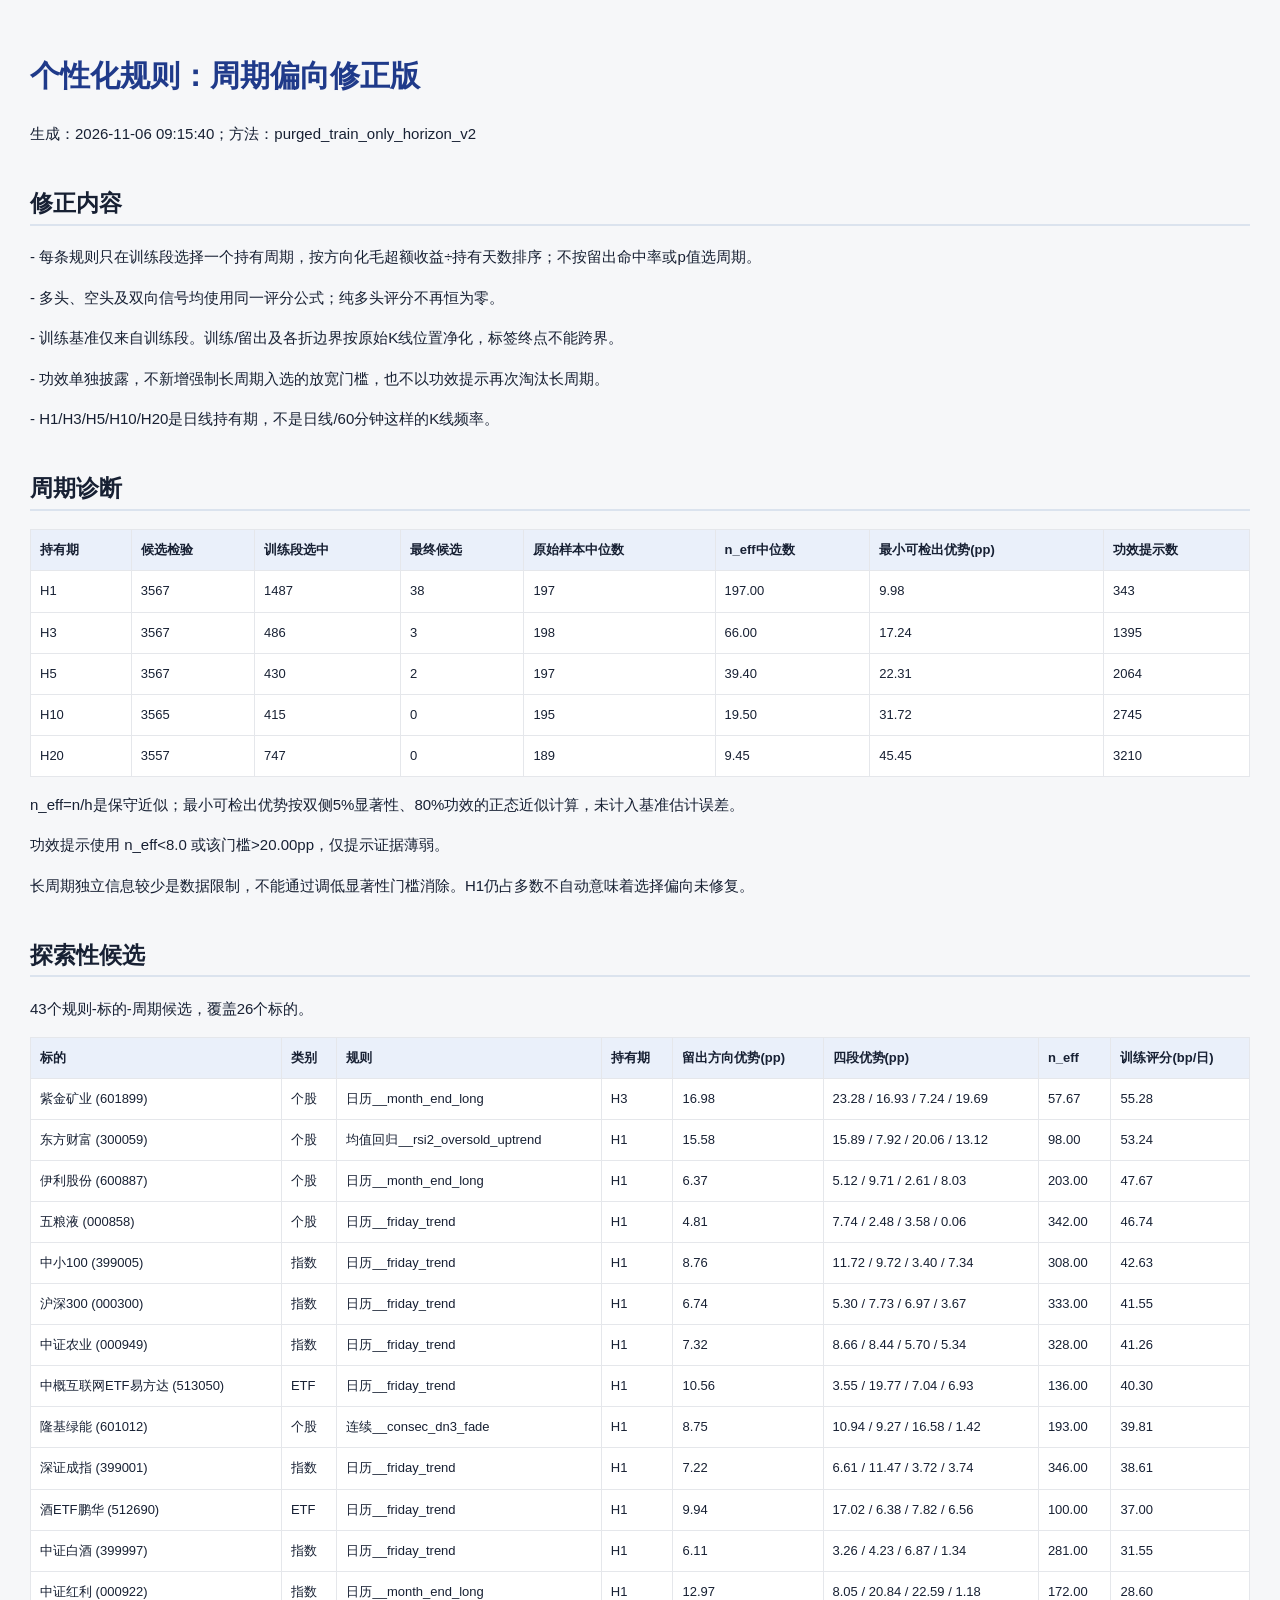
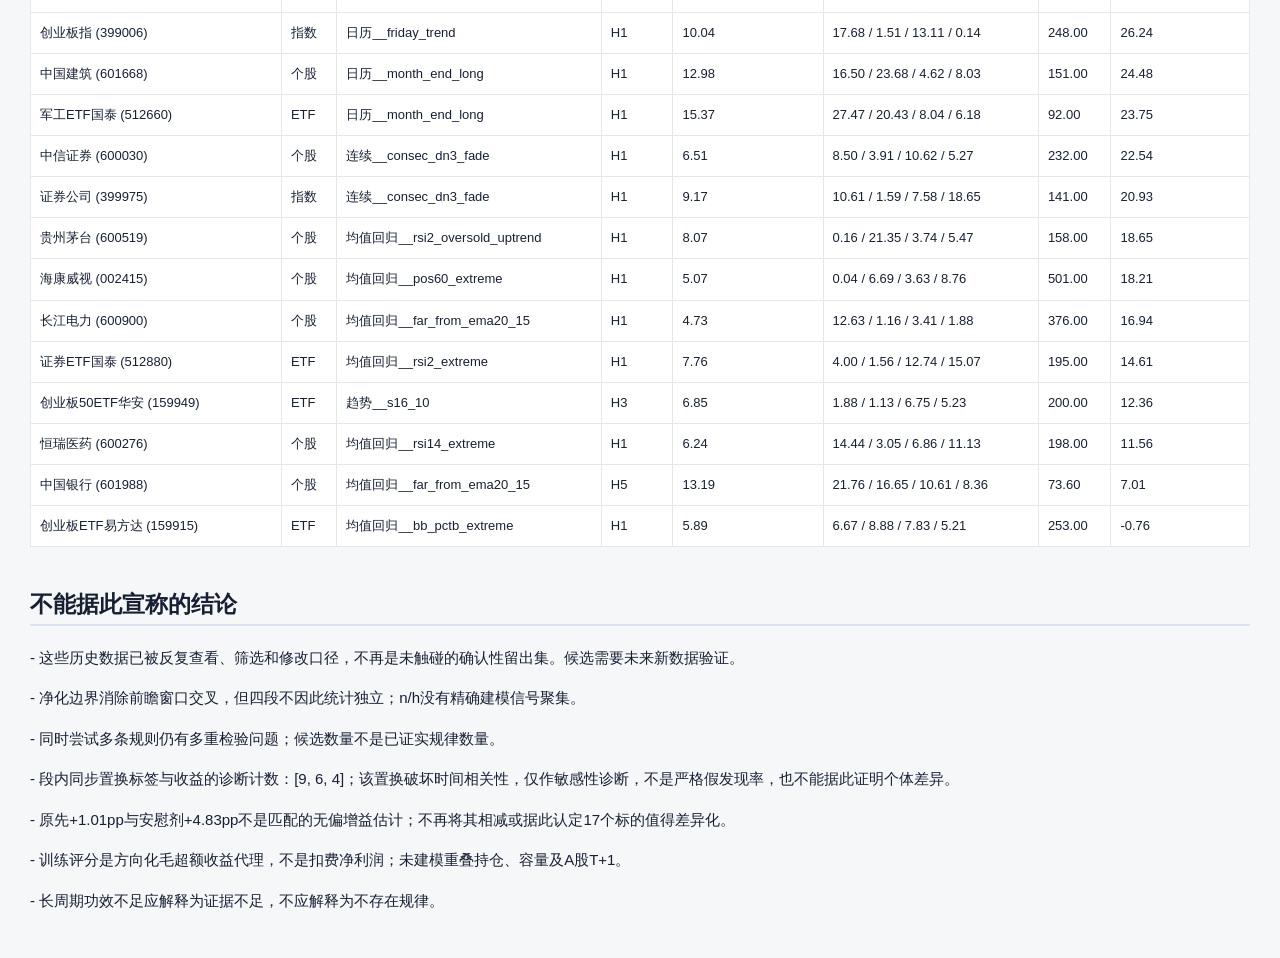
<file: reports/personalized/report_personalized.html>
<!DOCTYPE html><html lang="zh-CN"><head><meta charset="utf-8"><meta name="viewport" content="width=device-width,initial-scale=1"><title>Super_Trader · 周期偏向修正</title><style>
body{margin:0;background:#f6f7f9;color:#172033;font:15px/1.7 "Microsoft YaHei",sans-serif}main{max-width:1300px;margin:auto;padding:30px}h1{color:#1f3a8a}h2{border-bottom:2px solid #dbe3ee;padding-top:20px}.scroll{overflow-x:auto}table{border-collapse:collapse;background:white;width:100%;font-size:13px}th,td{padding:9px;border:1px solid #e5e7eb;text-align:left}th{background:#eaf0fa;white-space:nowrap}p{max-width:1150px}</style></head><body><main><h1>个性化规则：周期偏向修正版</h1><p>生成：2026-11-06 09:15:40；方法：purged_train_only_horizon_v2</p><h2>修正内容</h2><p>- 每条规则只在训练段选择一个持有周期，按方向化毛超额收益÷持有天数排序；不按留出命中率或p值选周期。</p><p>- 多头、空头及双向信号均使用同一评分公式；纯多头评分不再恒为零。</p><p>- 训练基准仅来自训练段。训练/留出及各折边界按原始K线位置净化，标签终点不能跨界。</p><p>- 功效单独披露，不新增强制长周期入选的放宽门槛，也不以功效提示再次淘汰长周期。</p><p>- H1/H3/H5/H10/H20是日线持有期，不是日线/60分钟这样的K线频率。</p><h2>周期诊断</h2><div class="scroll"><table><thead><tr><th>持有期</th><th>候选检验</th><th>训练段选中</th><th>最终候选</th><th>原始样本中位数</th><th>n_eff中位数</th><th>最小可检出优势(pp)</th><th>功效提示数</th></tr></thead><tbody><tr><td>H1</td><td>3567</td><td>1487</td><td>38</td><td>197</td><td>197.00</td><td>9.98</td><td>343</td></tr><tr><td>H3</td><td>3567</td><td>486</td><td>3</td><td>198</td><td>66.00</td><td>17.24</td><td>1395</td></tr><tr><td>H5</td><td>3567</td><td>430</td><td>2</td><td>197</td><td>39.40</td><td>22.31</td><td>2064</td></tr><tr><td>H10</td><td>3565</td><td>415</td><td>0</td><td>195</td><td>19.50</td><td>31.72</td><td>2745</td></tr><tr><td>H20</td><td>3557</td><td>747</td><td>0</td><td>189</td><td>9.45</td><td>45.45</td><td>3210</td></tr></tbody></table></div><p>n_eff=n/h是保守近似；最小可检出优势按双侧5%显著性、80%功效的正态近似计算，未计入基准估计误差。</p><p>功效提示使用 n_eff&lt;8.0 或该门槛&gt;20.00pp，仅提示证据薄弱。</p><p>长周期独立信息较少是数据限制，不能通过调低显著性门槛消除。H1仍占多数不自动意味着选择偏向未修复。</p><h2>探索性候选</h2><p>43个规则-标的-周期候选，覆盖26个标的。</p><div class="scroll"><table><thead><tr><th>标的</th><th>类别</th><th>规则</th><th>持有期</th><th>留出方向优势(pp)</th><th>四段优势(pp)</th><th>n_eff</th><th>训练评分(bp/日)</th></tr></thead><tbody><tr><td>紫金矿业 (601899)</td><td>个股</td><td>日历__month_end_long</td><td>H3</td><td>16.98</td><td>23.28 / 16.93 / 7.24 / 19.69</td><td>57.67</td><td>55.28</td></tr><tr><td>东方财富 (300059)</td><td>个股</td><td>均值回归__rsi2_oversold_uptrend</td><td>H1</td><td>15.58</td><td>15.89 / 7.92 / 20.06 / 13.12</td><td>98.00</td><td>53.24</td></tr><tr><td>伊利股份 (600887)</td><td>个股</td><td>日历__month_end_long</td><td>H1</td><td>6.37</td><td>5.12 / 9.71 / 2.61 / 8.03</td><td>203.00</td><td>47.67</td></tr><tr><td>五粮液 (000858)</td><td>个股</td><td>日历__friday_trend</td><td>H1</td><td>4.81</td><td>7.74 / 2.48 / 3.58 / 0.06</td><td>342.00</td><td>46.74</td></tr><tr><td>中小100 (399005)</td><td>指数</td><td>日历__friday_trend</td><td>H1</td><td>8.76</td><td>11.72 / 9.72 / 3.40 / 7.34</td><td>308.00</td><td>42.63</td></tr><tr><td>沪深300 (000300)</td><td>指数</td><td>日历__friday_trend</td><td>H1</td><td>6.74</td><td>5.30 / 7.73 / 6.97 / 3.67</td><td>333.00</td><td>41.55</td></tr><tr><td>中证农业 (000949)</td><td>指数</td><td>日历__friday_trend</td><td>H1</td><td>7.32</td><td>8.66 / 8.44 / 5.70 / 5.34</td><td>328.00</td><td>41.26</td></tr><tr><td>中概互联网ETF易方达 (513050)</td><td>ETF</td><td>日历__friday_trend</td><td>H1</td><td>10.56</td><td>3.55 / 19.77 / 7.04 / 6.93</td><td>136.00</td><td>40.30</td></tr><tr><td>隆基绿能 (601012)</td><td>个股</td><td>连续__consec_dn3_fade</td><td>H1</td><td>8.75</td><td>10.94 / 9.27 / 16.58 / 1.42</td><td>193.00</td><td>39.81</td></tr><tr><td>深证成指 (399001)</td><td>指数</td><td>日历__friday_trend</td><td>H1</td><td>7.22</td><td>6.61 / 11.47 / 3.72 / 3.74</td><td>346.00</td><td>38.61</td></tr><tr><td>酒ETF鹏华 (512690)</td><td>ETF</td><td>日历__friday_trend</td><td>H1</td><td>9.94</td><td>17.02 / 6.38 / 7.82 / 6.56</td><td>100.00</td><td>37.00</td></tr><tr><td>中证白酒 (399997)</td><td>指数</td><td>日历__friday_trend</td><td>H1</td><td>6.11</td><td>3.26 / 4.23 / 6.87 / 1.34</td><td>281.00</td><td>31.55</td></tr><tr><td>中证红利 (000922)</td><td>指数</td><td>日历__month_end_long</td><td>H1</td><td>12.97</td><td>8.05 / 20.84 / 22.59 / 1.18</td><td>172.00</td><td>28.60</td></tr><tr><td>创业板指 (399006)</td><td>指数</td><td>日历__friday_trend</td><td>H1</td><td>10.04</td><td>17.68 / 1.51 / 13.11 / 0.14</td><td>248.00</td><td>26.24</td></tr><tr><td>中国建筑 (601668)</td><td>个股</td><td>日历__month_end_long</td><td>H1</td><td>12.98</td><td>16.50 / 23.68 / 4.62 / 8.03</td><td>151.00</td><td>24.48</td></tr><tr><td>军工ETF国泰 (512660)</td><td>ETF</td><td>日历__month_end_long</td><td>H1</td><td>15.37</td><td>27.47 / 20.43 / 8.04 / 6.18</td><td>92.00</td><td>23.75</td></tr><tr><td>中信证券 (600030)</td><td>个股</td><td>连续__consec_dn3_fade</td><td>H1</td><td>6.51</td><td>8.50 / 3.91 / 10.62 / 5.27</td><td>232.00</td><td>22.54</td></tr><tr><td>证券公司 (399975)</td><td>指数</td><td>连续__consec_dn3_fade</td><td>H1</td><td>9.17</td><td>10.61 / 1.59 / 7.58 / 18.65</td><td>141.00</td><td>20.93</td></tr><tr><td>贵州茅台 (600519)</td><td>个股</td><td>均值回归__rsi2_oversold_uptrend</td><td>H1</td><td>8.07</td><td>0.16 / 21.35 / 3.74 / 5.47</td><td>158.00</td><td>18.65</td></tr><tr><td>海康威视 (002415)</td><td>个股</td><td>均值回归__pos60_extreme</td><td>H1</td><td>5.07</td><td>0.04 / 6.69 / 3.63 / 8.76</td><td>501.00</td><td>18.21</td></tr><tr><td>长江电力 (600900)</td><td>个股</td><td>均值回归__far_from_ema20_15</td><td>H1</td><td>4.73</td><td>12.63 / 1.16 / 3.41 / 1.88</td><td>376.00</td><td>16.94</td></tr><tr><td>证券ETF国泰 (512880)</td><td>ETF</td><td>均值回归__rsi2_extreme</td><td>H1</td><td>7.76</td><td>4.00 / 1.56 / 12.74 / 15.07</td><td>195.00</td><td>14.61</td></tr><tr><td>创业板50ETF华安 (159949)</td><td>ETF</td><td>趋势__s16_10</td><td>H3</td><td>6.85</td><td>1.88 / 1.13 / 6.75 / 5.23</td><td>200.00</td><td>12.36</td></tr><tr><td>恒瑞医药 (600276)</td><td>个股</td><td>均值回归__rsi14_extreme</td><td>H1</td><td>6.24</td><td>14.44 / 3.05 / 6.86 / 11.13</td><td>198.00</td><td>11.56</td></tr><tr><td>中国银行 (601988)</td><td>个股</td><td>均值回归__far_from_ema20_15</td><td>H5</td><td>13.19</td><td>21.76 / 16.65 / 10.61 / 8.36</td><td>73.60</td><td>7.01</td></tr><tr><td>创业板ETF易方达 (159915)</td><td>ETF</td><td>均值回归__bb_pctb_extreme</td><td>H1</td><td>5.89</td><td>6.67 / 8.88 / 7.83 / 5.21</td><td>253.00</td><td>-0.76</td></tr></tbody></table></div><h2>不能据此宣称的结论</h2><p>- 这些历史数据已被反复查看、筛选和修改口径，不再是未触碰的确认性留出集。候选需要未来新数据验证。</p><p>- 净化边界消除前瞻窗口交叉，但四段不因此统计独立；n/h没有精确建模信号聚集。</p><p>- 同时尝试多条规则仍有多重检验问题；候选数量不是已证实规律数量。</p><p>- 段内同步置换标签与收益的诊断计数：[9, 6, 4]；该置换破坏时间相关性，仅作敏感性诊断，不是严格假发现率，也不能据此证明个体差异。</p><p>- 原先+1.01pp与安慰剂+4.83pp不是匹配的无偏增益估计；不再将其相减或据此认定17个标的值得差异化。</p><p>- 训练评分是方向化毛超额收益代理，不是扣费净利润；未建模重叠持仓、容量及A股T+1。</p><p>- 长周期功效不足应解释为证据不足，不应解释为不存在规律。</p></main></body></html>
</file>
